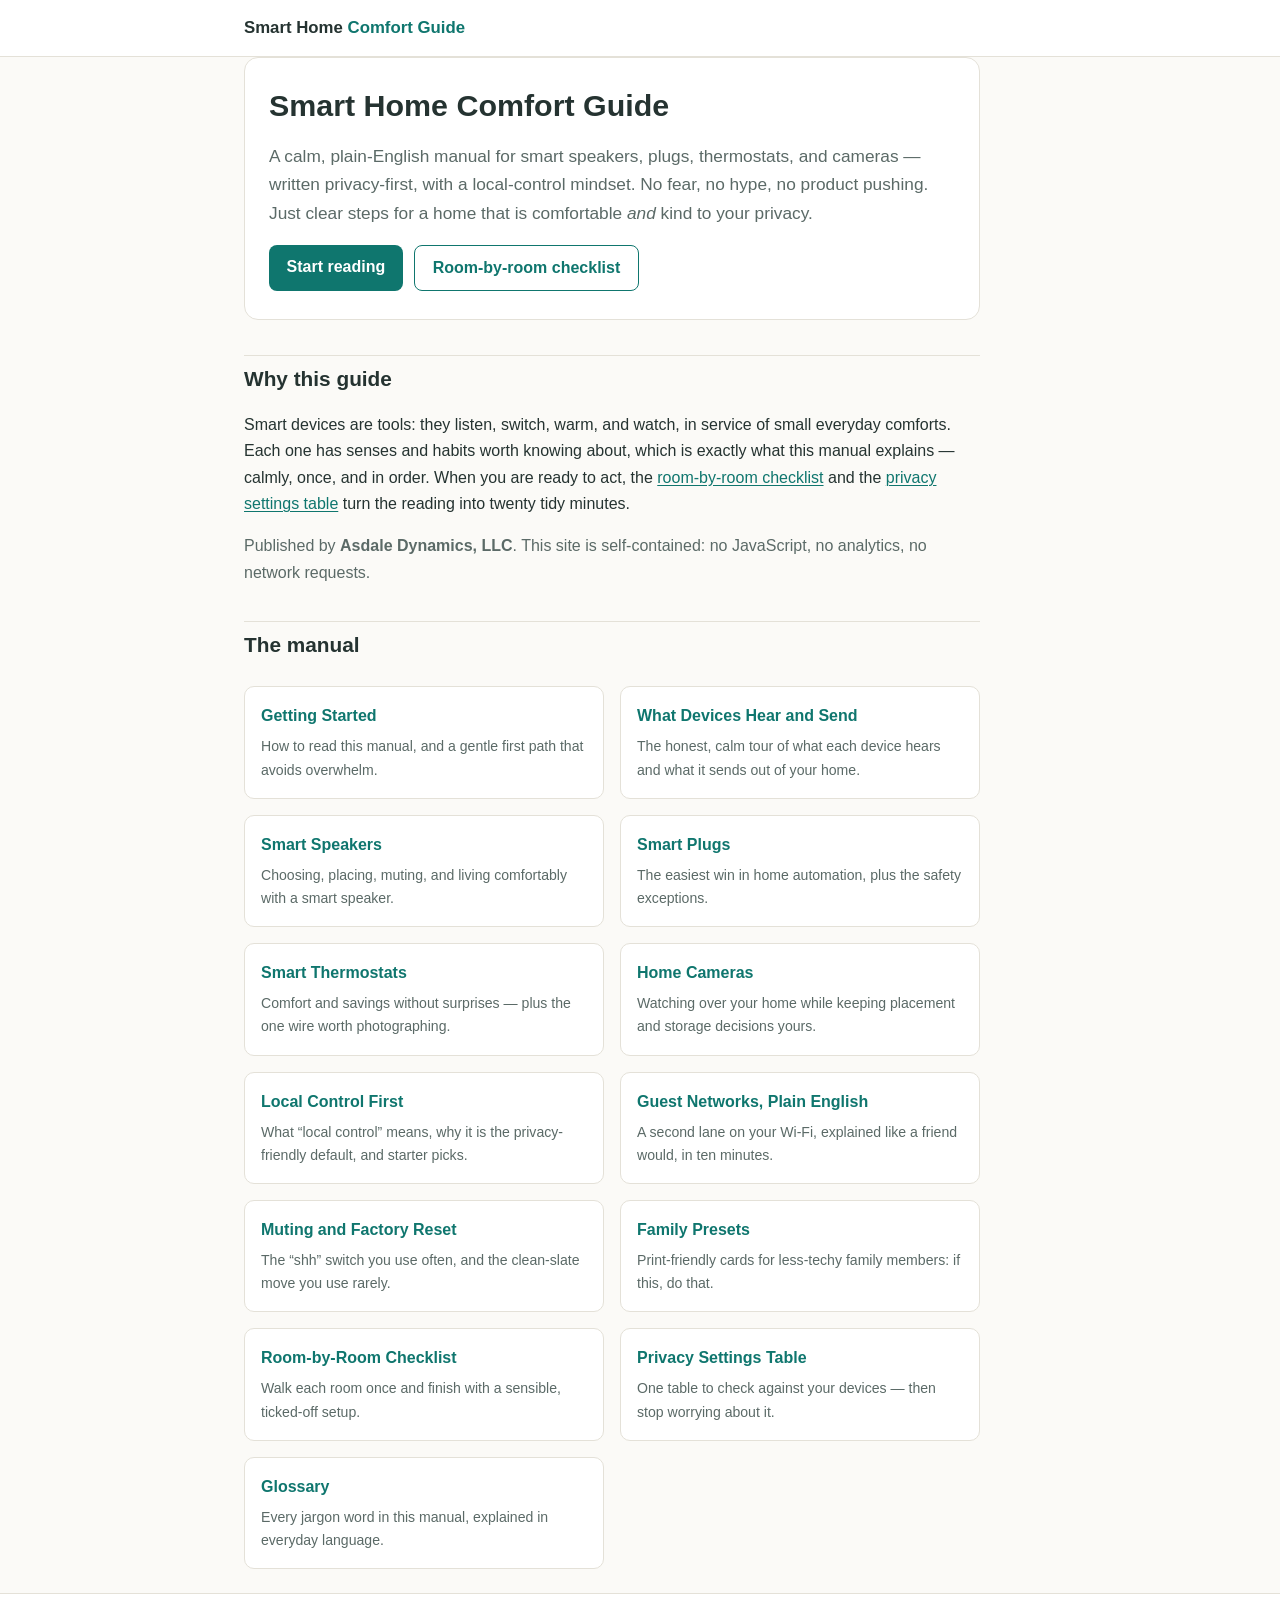
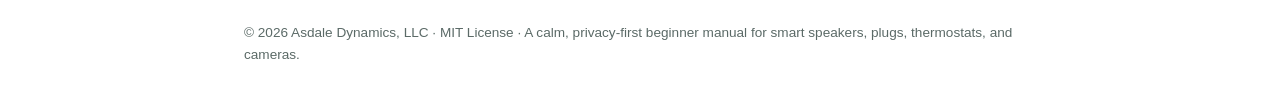
<file: site/index.html>
<!DOCTYPE html>
<html lang="en">
<head>
<meta charset="utf-8">
<meta name="viewport" content="width=device-width, initial-scale=1">
<meta name="description" content="A calm, privacy-first beginner manual for smart speakers, plugs, thermostats, and cameras.">
<title>Smart Home Comfort Guide</title>
<link rel="stylesheet" href="style.css">
</head>
<body>
<header class="site"><div class="wrap">
<a class="site-title" href="index.html">Smart Home <span>Comfort Guide</span></a>
<span class="site-tagline">privacy-first, in plain English</span>
</div></header>
<main class="wrap">
<article>
<section class="hero">
<h1>Smart Home Comfort Guide</h1>
<p class="lede">A calm, plain-English manual for smart speakers, plugs, thermostats, and
cameras — written privacy-first, with a local-control mindset. No fear, no hype,
no product pushing. Just clear steps for a home that is comfortable
<em>and</em> kind to your privacy.</p>
<div class="btns">
<a class="btn" href="01-getting-started.html">Start reading</a>
<a class="btn ghost" href="11-room-by-room-checklist.html">Room-by-room checklist</a>
</div>
</section>

<section>
<h2>Why this guide</h2>
<p>Smart devices are tools: they listen, switch, warm, and watch, in service of
small everyday comforts. Each one has senses and habits worth knowing about,
which is exactly what this manual explains — calmly, once, and in order. When
you are ready to act, the <a href="11-room-by-room-checklist.html">room-by-room
checklist</a> and the <a href="12-privacy-settings-table.html">privacy settings
table</a> turn the reading into twenty tidy minutes.</p>
<p class="credit">Published by <strong>Asdale Dynamics, LLC</strong>. This site is
self-contained: no JavaScript, no analytics, no network requests.</p>
</section>

<section>
<h2>The manual</h2>
<div class="cards">
<a class="card" href="01-getting-started.html"><b>Getting Started</b><p>How to read this manual, and a gentle first path that avoids overwhelm.</p></a>
<a class="card" href="02-what-devices-hear-and-send.html"><b>What Devices Hear and Send</b><p>The honest, calm tour of what each device hears and what it sends out of your home.</p></a>
<a class="card" href="03-smart-speakers.html"><b>Smart Speakers</b><p>Choosing, placing, muting, and living comfortably with a smart speaker.</p></a>
<a class="card" href="04-smart-plugs.html"><b>Smart Plugs</b><p>The easiest win in home automation, plus the safety exceptions.</p></a>
<a class="card" href="05-smart-thermostats.html"><b>Smart Thermostats</b><p>Comfort and savings without surprises — plus the one wire worth photographing.</p></a>
<a class="card" href="06-home-cameras.html"><b>Home Cameras</b><p>Watching over your home while keeping placement and storage decisions yours.</p></a>
<a class="card" href="07-local-control-first.html"><b>Local Control First</b><p>What “local control” means, why it is the privacy-friendly default, and starter picks.</p></a>
<a class="card" href="08-guest-networks.html"><b>Guest Networks, Plain English</b><p>A second lane on your Wi-Fi, explained like a friend would, in ten minutes.</p></a>
<a class="card" href="09-muting-and-factory-reset.html"><b>Muting and Factory Reset</b><p>The “shh” switch you use often, and the clean-slate move you use rarely.</p></a>
<a class="card" href="10-family-presets.html"><b>Family Presets</b><p>Print-friendly cards for less-techy family members: if this, do that.</p></a>
<a class="card" href="11-room-by-room-checklist.html"><b>Room-by-Room Checklist</b><p>Walk each room once and finish with a sensible, ticked-off setup.</p></a>
<a class="card" href="12-privacy-settings-table.html"><b>Privacy Settings Table</b><p>One table to check against your devices — then stop worrying about it.</p></a>
<a class="card" href="13-glossary.html"><b>Glossary</b><p>Every jargon word in this manual, explained in everyday language.</p></a>
</div>
</section>
</article>
</main>
<footer class="site"><div class="wrap">
<p>© 2026 Asdale Dynamics, LLC · MIT License · A calm, privacy-first beginner manual for smart speakers, plugs, thermostats, and cameras.</p>
</div></footer>
</body>
</html>
</file>
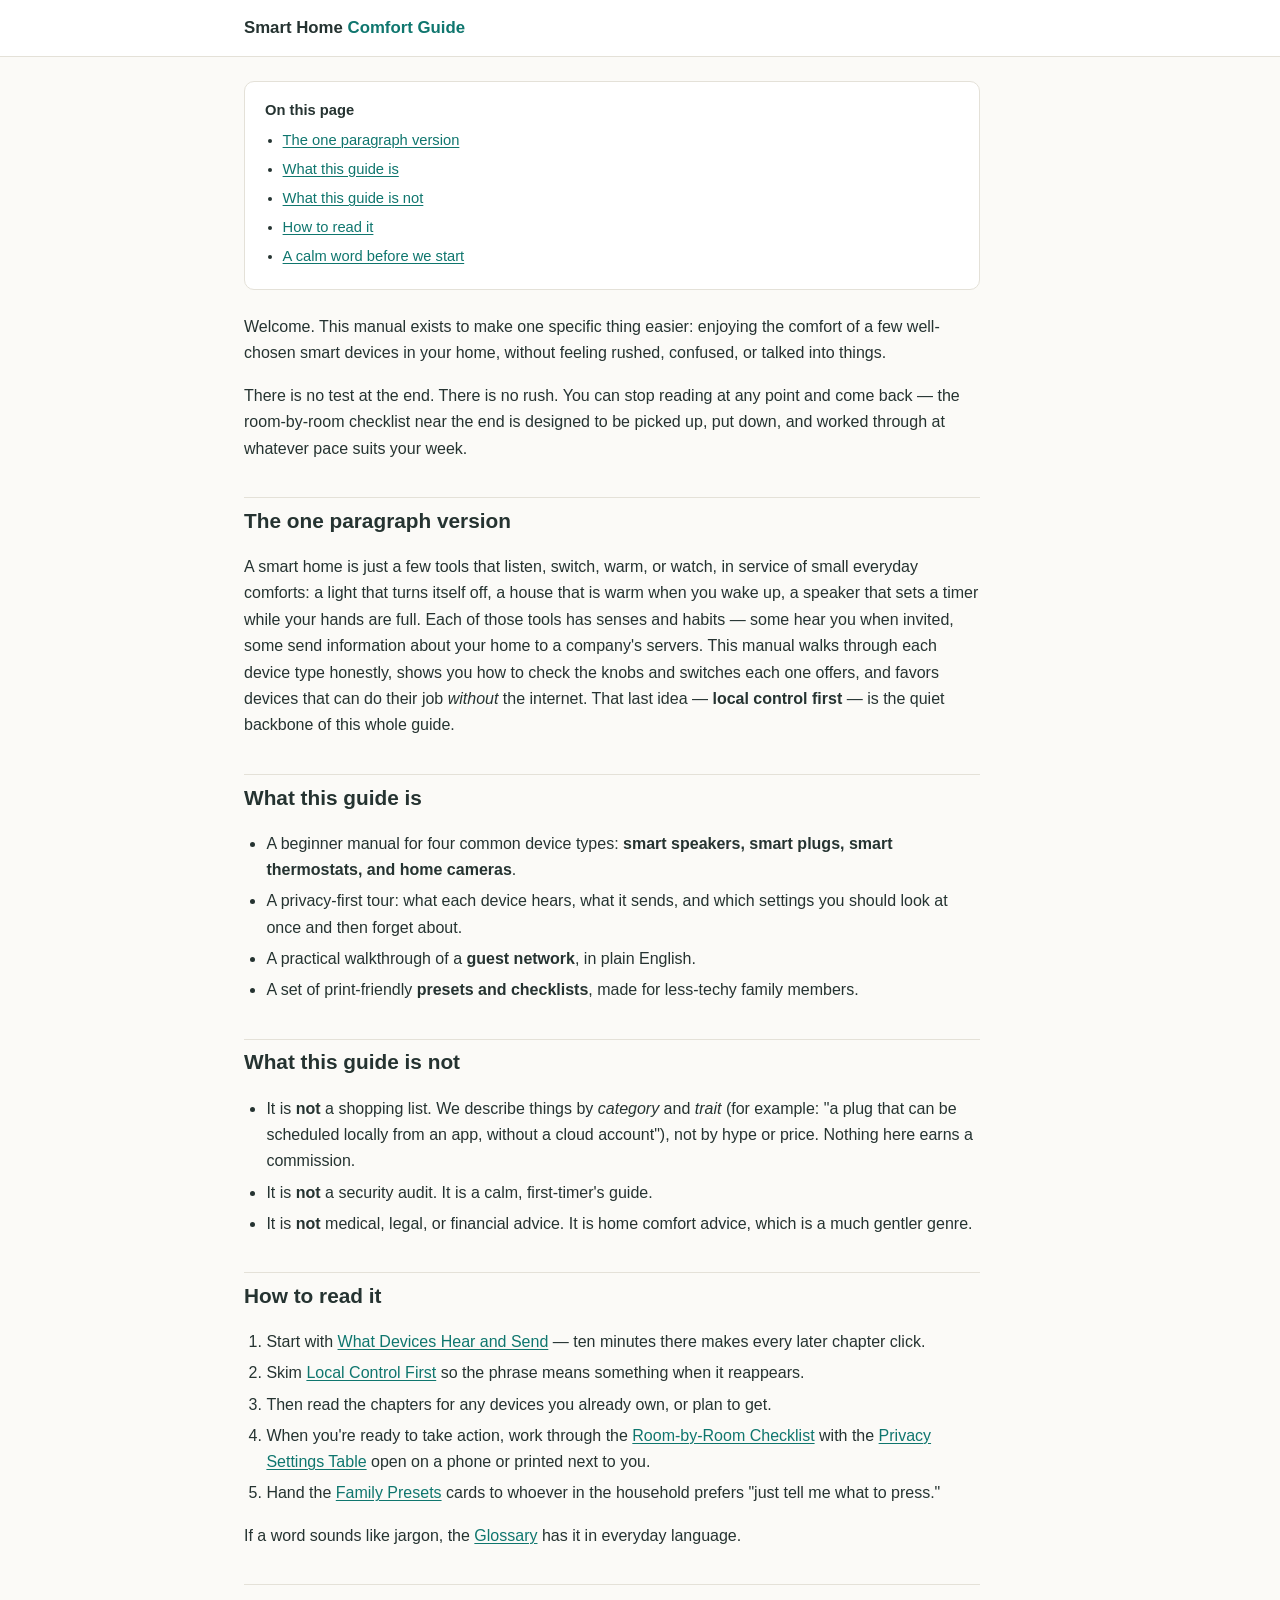
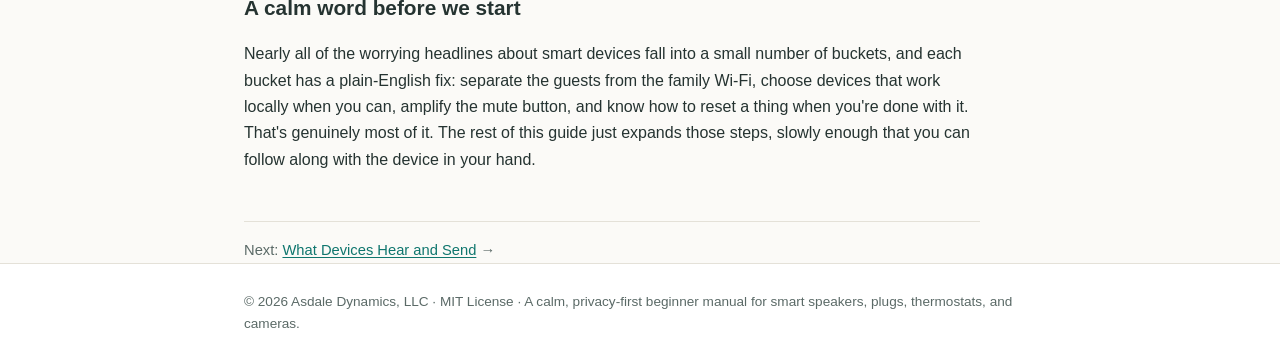
<file: site/01-getting-started.html>
<!DOCTYPE html>
<html lang="en">
<head>
<meta charset="utf-8">
<meta name="viewport" content="width=device-width, initial-scale=1">
<meta name="description" content="Welcome. This manual exists to make one specific thing easier: enjoying the comfort of a few well-chosen smart devices in your home, without feeling rushed, con">
<title>Getting Started — Smart Home Comfort Guide</title>
<link rel="stylesheet" href="style.css">
</head>
<body>
<header class="site"><div class="wrap">
<a class="site-title" href="index.html">Smart Home <span>Comfort Guide</span></a>
<span class="site-tagline">privacy-first, in plain English</span>
</div></header>
<main class="wrap">
<article>
<nav class="toc"><strong>On this page</strong><ul><li><a href="#the-one-paragraph-version">The one paragraph version</a></li><li><a href="#what-this-guide-is">What this guide is</a></li><li><a href="#what-this-guide-is-not">What this guide is not</a></li><li><a href="#how-to-read-it">How to read it</a></li><li><a href="#a-calm-word-before-we-start">A calm word before we start</a></li></ul></nav><p>Welcome. This manual exists to make one specific thing easier: enjoying the comfort of a few well-chosen smart devices in your home, without feeling rushed, confused, or talked into things.</p>
<p>There is no test at the end. There is no rush. You can stop reading at any point and come back — the room-by-room checklist near the end is designed to be picked up, put down, and worked through at whatever pace suits your week.</p>
<h2 id="the-one-paragraph-version">The one paragraph version</h2>
<p>A smart home is just a few tools that listen, switch, warm, or watch, in service of small everyday comforts: a light that turns itself off, a house that is warm when you wake up, a speaker that sets a timer while your hands are full. Each of those tools has senses and habits — some hear you when invited, some send information about your home to a company's servers. This manual walks through each device type honestly, shows you how to check the knobs and switches each one offers, and favors devices that can do their job <em>without</em> the internet. That last idea — <strong>local control first</strong> — is the quiet backbone of this whole guide.</p>
<h2 id="what-this-guide-is">What this guide is</h2>
<ul><li>A beginner manual for four common device types: <strong>smart speakers, smart plugs, smart thermostats, and home cameras</strong>.</li><li>A privacy-first tour: what each device hears, what it sends, and which settings you should look at once and then forget about.</li><li>A practical walkthrough of a <strong>guest network</strong>, in plain English.</li><li>A set of print-friendly <strong>presets and checklists</strong>, made for less-techy family members.</li></ul>
<h2 id="what-this-guide-is-not">What this guide is not</h2>
<ul><li>It is <strong>not</strong> a shopping list. We describe things by <em>category</em> and <em>trait</em> (for example: "a plug that can be scheduled locally from an app, without a cloud account"), not by hype or price. Nothing here earns a commission.</li><li>It is <strong>not</strong> a security audit. It is a calm, first-timer's guide.</li><li>It is <strong>not</strong> medical, legal, or financial advice. It is home comfort advice, which is a much gentler genre.</li></ul>
<h2 id="how-to-read-it">How to read it</h2>
<ol><li>Start with <a href="02-what-devices-hear-and-send.html">What Devices Hear and Send</a> — ten minutes there makes every later chapter click.</li><li>Skim <a href="07-local-control-first.html">Local Control First</a> so the phrase means something when it reappears.</li><li>Then read the chapters for any devices you already own, or plan to get.</li><li>When you're ready to take action, work through the <a href="11-room-by-room-checklist.html">Room-by-Room Checklist</a> with the <a href="12-privacy-settings-table.html">Privacy Settings Table</a> open on a phone or printed next to you.</li><li>Hand the <a href="10-family-presets.html">Family Presets</a> cards to whoever in the household prefers "just tell me what to press."</li></ol>
<p>If a word sounds like jargon, the <a href="13-glossary.html">Glossary</a> has it in everyday language.</p>
<h2 id="a-calm-word-before-we-start">A calm word before we start</h2>
<p>Nearly all of the worrying headlines about smart devices fall into a small number of buckets, and each bucket has a plain-English fix: separate the guests from the family Wi-Fi, choose devices that work locally when you can, amplify the mute button, and know how to reset a thing when you're done with it. That's genuinely most of it. The rest of this guide just expands those steps, slowly enough that you can follow along with the device in your hand.</p><nav class="pager"><span>Next: <a href="02-what-devices-hear-and-send.html">What Devices Hear and Send</a> →</span></nav>
</article>
</main>
<footer class="site"><div class="wrap">
<p>© 2026 Asdale Dynamics, LLC · MIT License · A calm, privacy-first beginner manual for smart speakers, plugs, thermostats, and cameras.</p>
</div></footer>
</body>
</html>
</file>
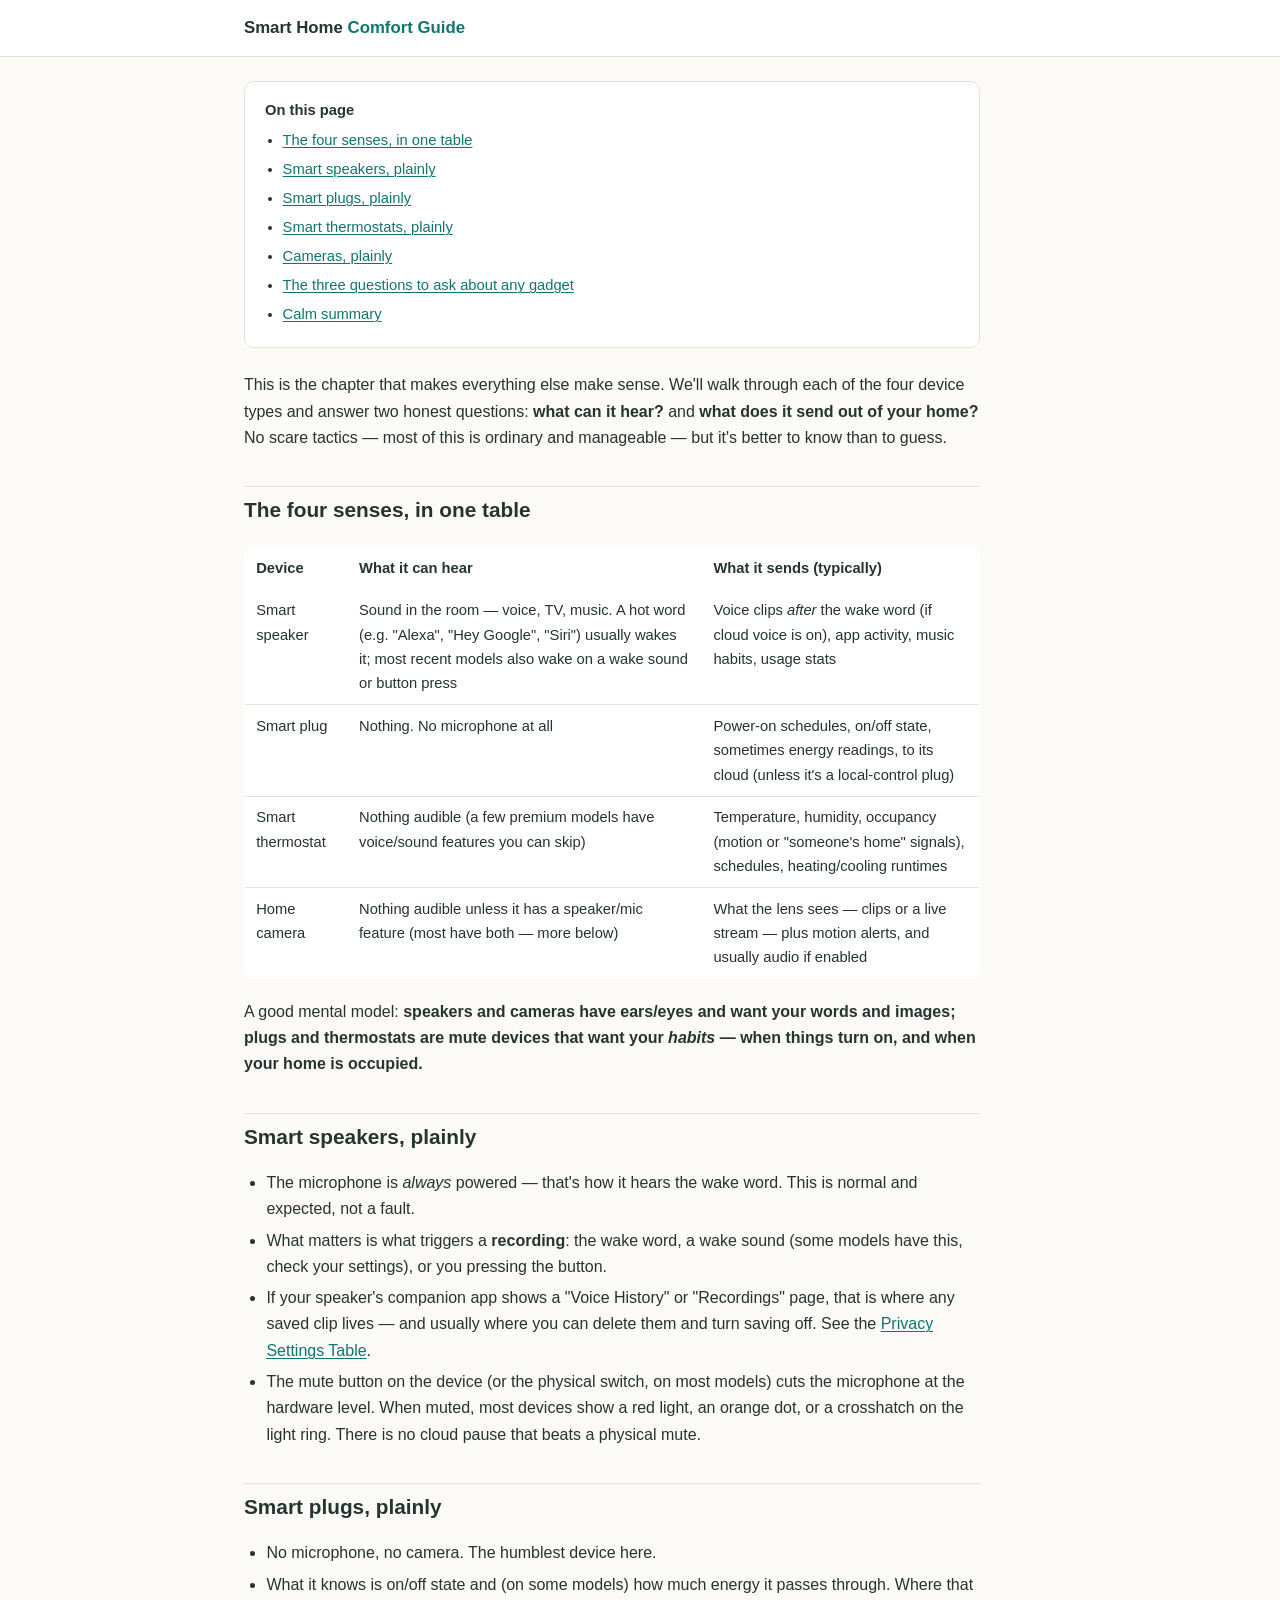
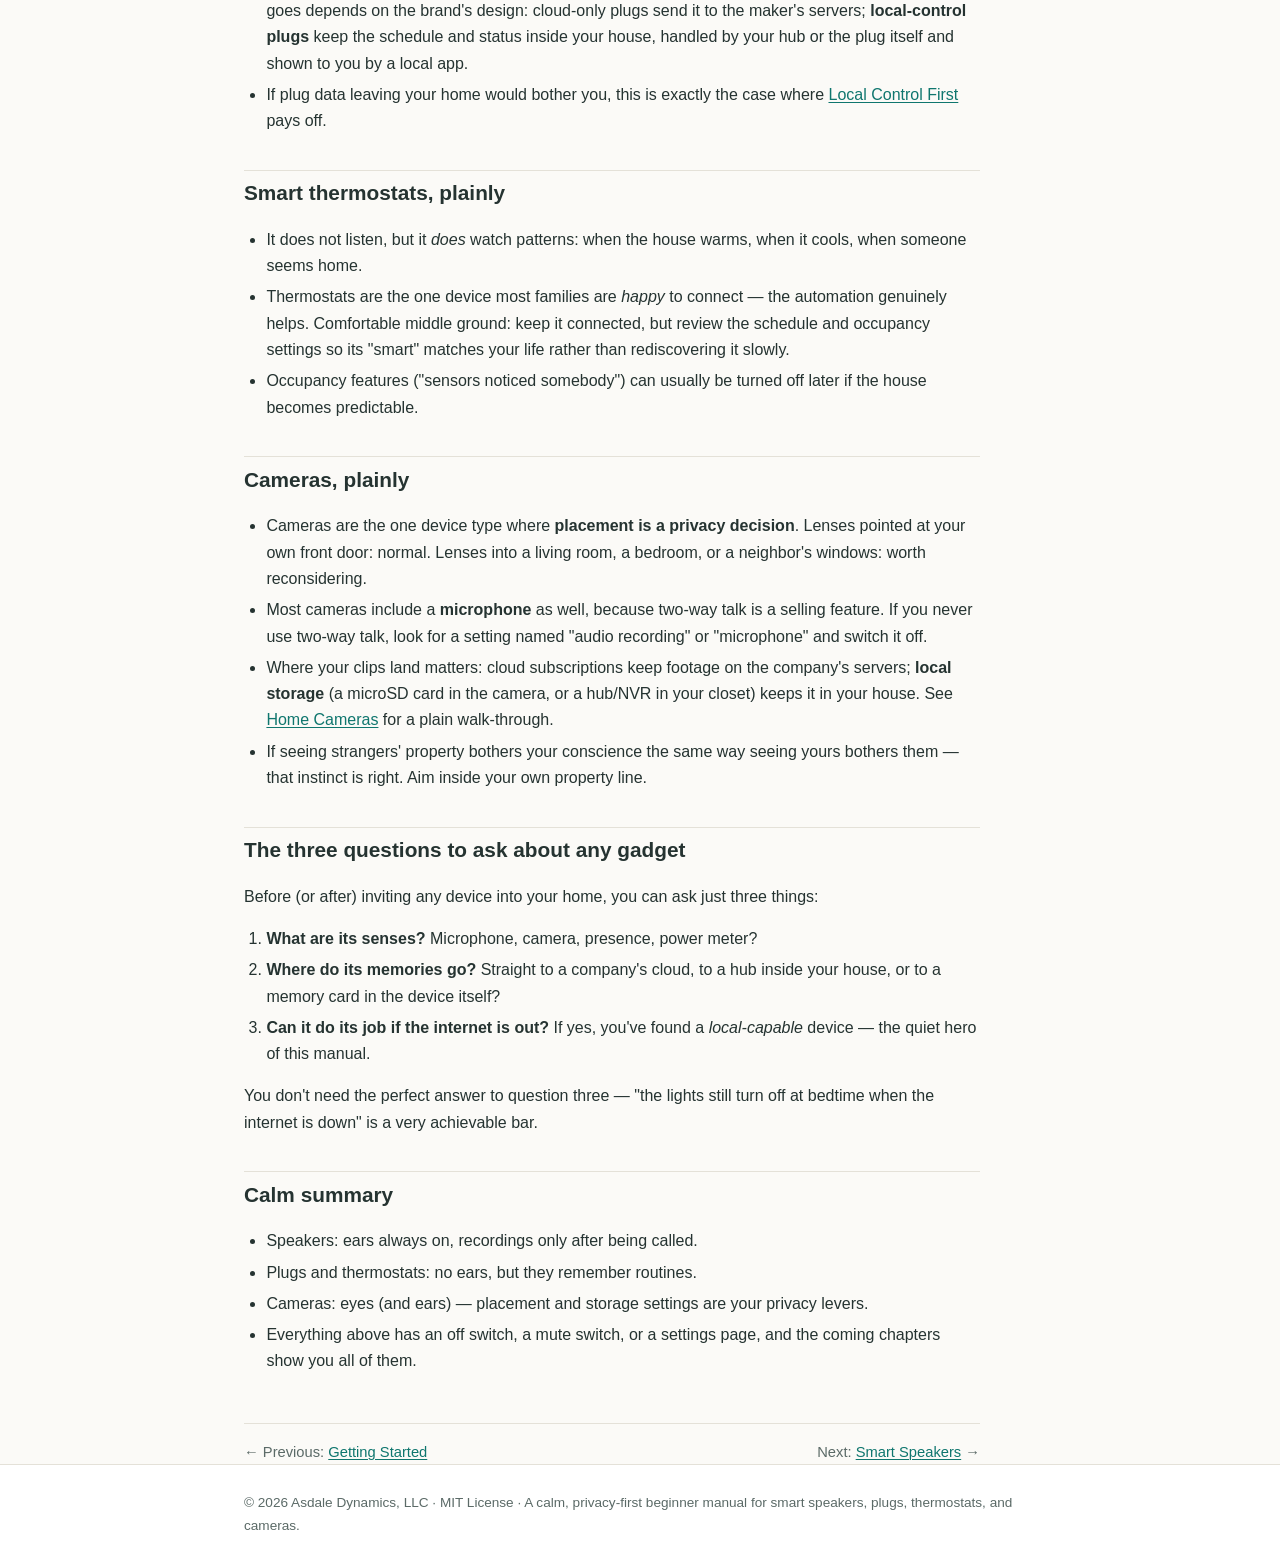
<file: site/02-what-devices-hear-and-send.html>
<!DOCTYPE html>
<html lang="en">
<head>
<meta charset="utf-8">
<meta name="viewport" content="width=device-width, initial-scale=1">
<meta name="description" content="This is the chapter that makes everything else make sense. We&#x27;ll walk through each of the four device types and answer two honest questions: what can it hear? a">
<title>What Devices Hear and Send — Smart Home Comfort Guide</title>
<link rel="stylesheet" href="style.css">
</head>
<body>
<header class="site"><div class="wrap">
<a class="site-title" href="index.html">Smart Home <span>Comfort Guide</span></a>
<span class="site-tagline">privacy-first, in plain English</span>
</div></header>
<main class="wrap">
<article>
<nav class="toc"><strong>On this page</strong><ul><li><a href="#the-four-senses-in-one-table">The four senses, in one table</a></li><li><a href="#smart-speakers-plainly">Smart speakers, plainly</a></li><li><a href="#smart-plugs-plainly">Smart plugs, plainly</a></li><li><a href="#smart-thermostats-plainly">Smart thermostats, plainly</a></li><li><a href="#cameras-plainly">Cameras, plainly</a></li><li><a href="#the-three-questions-to-ask-about-any-gadget">The three questions to ask about any gadget</a></li><li><a href="#calm-summary">Calm summary</a></li></ul></nav><p>This is the chapter that makes everything else make sense. We'll walk through each of the four device types and answer two honest questions: <strong>what can it hear?</strong> and <strong>what does it send out of your home?</strong> No scare tactics — most of this is ordinary and manageable — but it's better to know than to guess.</p>
<h2 id="the-four-senses-in-one-table">The four senses, in one table</h2>
<table><thead><tr><th>Device</th><th>What it can hear</th><th>What it sends (typically)</th></tr></thead><tbody><tr><td>Smart speaker</td><td>Sound in the room — voice, TV, music. A hot word (e.g. "Alexa", "Hey Google", "Siri") usually wakes it; most recent models also wake on a wake sound or button press</td><td>Voice clips <em>after</em> the wake word (if cloud voice is on), app activity, music habits, usage stats</td></tr><tr><td>Smart plug</td><td>Nothing. No microphone at all</td><td>Power-on schedules, on/off state, sometimes energy readings, to its cloud (unless it's a local-control plug)</td></tr><tr><td>Smart thermostat</td><td>Nothing audible (a few premium models have voice/sound features you can skip)</td><td>Temperature, humidity, occupancy (motion or "someone's home" signals), schedules, heating/cooling runtimes</td></tr><tr><td>Home camera</td><td>Nothing audible unless it has a speaker/mic feature (most have both — more below)</td><td>What the lens sees — clips or a live stream — plus motion alerts, and usually audio if enabled</td></tr></tbody></table>
<p>A good mental model: <strong>speakers and cameras have ears/eyes and want your words and images; plugs and thermostats are mute devices that want your <em>habits</em> — when things turn on, and when your home is occupied.</strong></p>
<h2 id="smart-speakers-plainly">Smart speakers, plainly</h2>
<ul><li>The microphone is <em>always</em> powered — that's how it hears the wake word. This is normal and expected, not a fault.</li><li>What matters is what triggers a <strong>recording</strong>: the wake word, a wake sound (some models have this, check your settings), or you pressing the button.</li><li>If your speaker's companion app shows a "Voice History" or "Recordings" page, that is where any saved clip lives — and usually where you can delete them and turn saving off. See the <a href="12-privacy-settings-table.html">Privacy Settings Table</a>.</li><li>The mute button on the device (or the physical switch, on most models) cuts the microphone at the hardware level. When muted, most devices show a red light, an orange dot, or a crosshatch on the light ring. There is no cloud pause that beats a physical mute.</li></ul>
<h2 id="smart-plugs-plainly">Smart plugs, plainly</h2>
<ul><li>No microphone, no camera. The humblest device here.</li><li>What it knows is on/off state and (on some models) how much energy it passes through. Where that goes depends on the brand's design: cloud-only plugs send it to the maker's servers; <strong>local-control plugs</strong> keep the schedule and status inside your house, handled by your hub or the plug itself and shown to you by a local app.</li><li>If plug data leaving your home would bother you, this is exactly the case where <a href="07-local-control-first.html">Local Control First</a> pays off.</li></ul>
<h2 id="smart-thermostats-plainly">Smart thermostats, plainly</h2>
<ul><li>It does not listen, but it <em>does</em> watch patterns: when the house warms, when it cools, when someone seems home.</li><li>Thermostats are the one device most families are <em>happy</em> to connect — the automation genuinely helps. Comfortable middle ground: keep it connected, but review the schedule and occupancy settings so its "smart" matches your life rather than rediscovering it slowly.</li><li>Occupancy features ("sensors noticed somebody") can usually be turned off later if the house becomes predictable.</li></ul>
<h2 id="cameras-plainly">Cameras, plainly</h2>
<ul><li>Cameras are the one device type where <strong>placement is a privacy decision</strong>. Lenses pointed at your own front door: normal. Lenses into a living room, a bedroom, or a neighbor's windows: worth reconsidering.</li><li>Most cameras include a <strong>microphone</strong> as well, because two-way talk is a selling feature. If you never use two-way talk, look for a setting named "audio recording" or "microphone" and switch it off.</li><li>Where your clips land matters: cloud subscriptions keep footage on the company's servers; <strong>local storage</strong> (a microSD card in the camera, or a hub/NVR in your closet) keeps it in your house. See <a href="06-home-cameras.html">Home Cameras</a> for a plain walk-through.</li><li>If seeing strangers' property bothers your conscience the same way seeing yours bothers them — that instinct is right. Aim inside your own property line.</li></ul>
<h2 id="the-three-questions-to-ask-about-any-gadget">The three questions to ask about any gadget</h2>
<p>Before (or after) inviting any device into your home, you can ask just three things:</p>
<ol><li><strong>What are its senses?</strong> Microphone, camera, presence, power meter?</li><li><strong>Where do its memories go?</strong> Straight to a company's cloud, to a hub inside your house, or to a memory card in the device itself?</li><li><strong>Can it do its job if the internet is out?</strong> If yes, you've found a <em>local-capable</em> device — the quiet hero of this manual.</li></ol>
<p>You don't need the perfect answer to question three — "the lights still turn off at bedtime when the internet is down" is a very achievable bar.</p>
<h2 id="calm-summary">Calm summary</h2>
<ul><li>Speakers: ears always on, recordings only after being called.</li><li>Plugs and thermostats: no ears, but they remember routines.</li><li>Cameras: eyes (and ears) — placement and storage settings are your privacy levers.</li><li>Everything above has an off switch, a mute switch, or a settings page, and the coming chapters show you all of them.</li></ul><nav class="pager"><span>← Previous: <a href="01-getting-started.html">Getting Started</a></span><span>Next: <a href="03-smart-speakers.html">Smart Speakers</a> →</span></nav>
</article>
</main>
<footer class="site"><div class="wrap">
<p>© 2026 Asdale Dynamics, LLC · MIT License · A calm, privacy-first beginner manual for smart speakers, plugs, thermostats, and cameras.</p>
</div></footer>
</body>
</html>
</file>
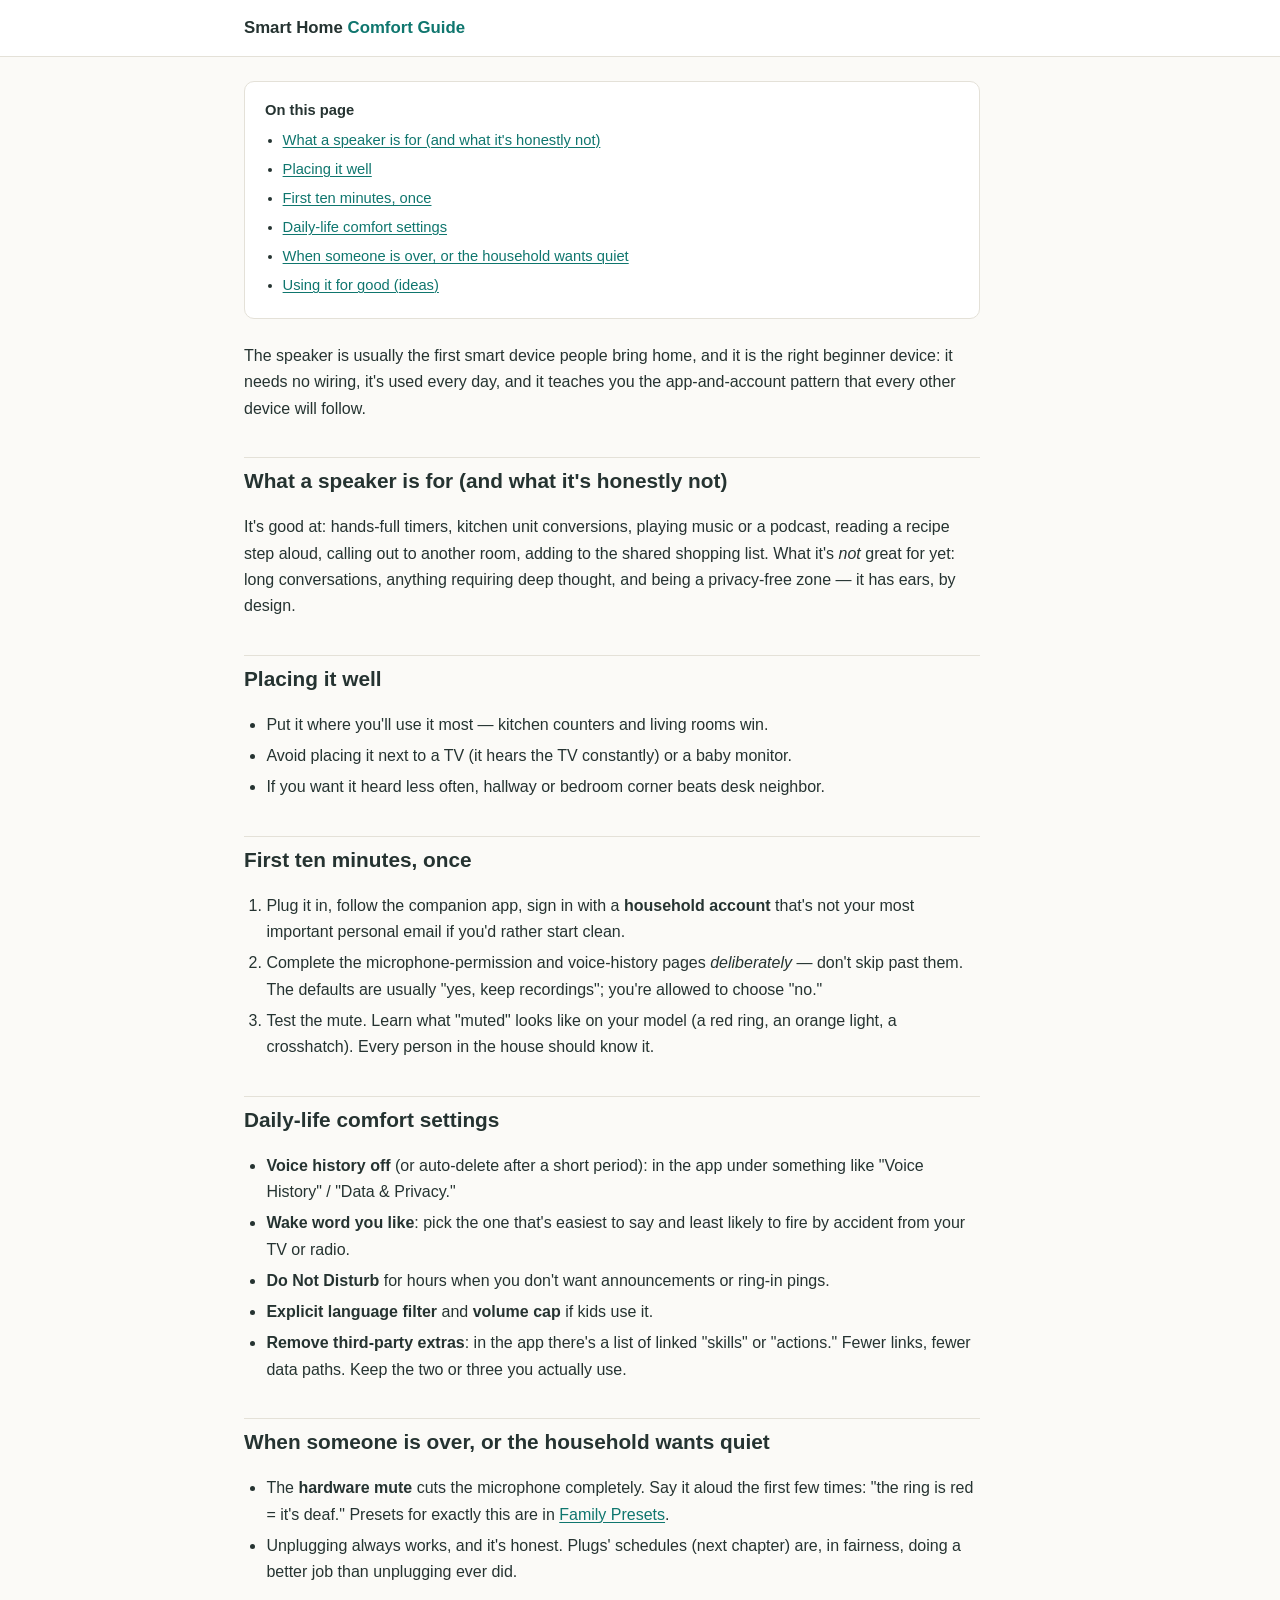
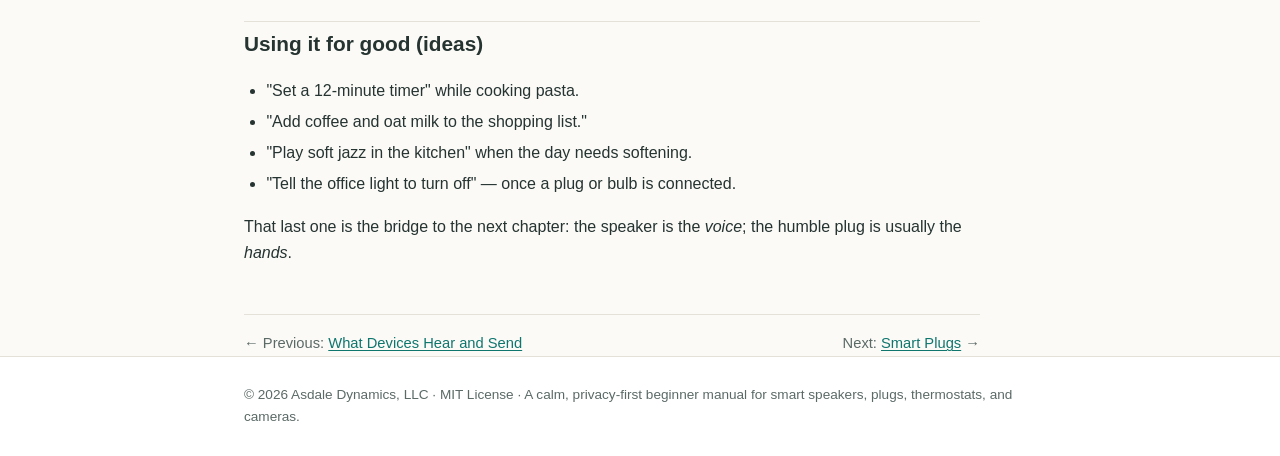
<file: site/03-smart-speakers.html>
<!DOCTYPE html>
<html lang="en">
<head>
<meta charset="utf-8">
<meta name="viewport" content="width=device-width, initial-scale=1">
<meta name="description" content="The speaker is usually the first smart device people bring home, and it is the right beginner device: it needs no wiring, it&#x27;s used every day, and it teaches yo">
<title>Smart Speakers — Smart Home Comfort Guide</title>
<link rel="stylesheet" href="style.css">
</head>
<body>
<header class="site"><div class="wrap">
<a class="site-title" href="index.html">Smart Home <span>Comfort Guide</span></a>
<span class="site-tagline">privacy-first, in plain English</span>
</div></header>
<main class="wrap">
<article>
<nav class="toc"><strong>On this page</strong><ul><li><a href="#what-a-speaker-is-for-and-what-its-honestly-not">What a speaker is for (and what it&#x27;s honestly not)</a></li><li><a href="#placing-it-well">Placing it well</a></li><li><a href="#first-ten-minutes-once">First ten minutes, once</a></li><li><a href="#daily-life-comfort-settings">Daily-life comfort settings</a></li><li><a href="#when-someone-is-over-or-the-household-wants-quiet">When someone is over, or the household wants quiet</a></li><li><a href="#using-it-for-good-ideas">Using it for good (ideas)</a></li></ul></nav><p>The speaker is usually the first smart device people bring home, and it is the right beginner device: it needs no wiring, it's used every day, and it teaches you the app-and-account pattern that every other device will follow.</p>
<h2 id="what-a-speaker-is-for-and-what-its-honestly-not">What a speaker is for (and what it's honestly not)</h2>
<p>It's good at: hands-full timers, kitchen unit conversions, playing music or a podcast, reading a recipe step aloud, calling out to another room, adding to the shared shopping list. What it's <em>not</em> great for yet: long conversations, anything requiring deep thought, and being a privacy-free zone — it has ears, by design.</p>
<h2 id="placing-it-well">Placing it well</h2>
<ul><li>Put it where you'll use it most — kitchen counters and living rooms win.</li><li>Avoid placing it next to a TV (it hears the TV constantly) or a baby monitor.</li><li>If you want it heard less often, hallway or bedroom corner beats desk neighbor.</li></ul>
<h2 id="first-ten-minutes-once">First ten minutes, once</h2>
<ol><li>Plug it in, follow the companion app, sign in with a <strong>household account</strong> that's not your most important personal email if you'd rather start clean.</li><li>Complete the microphone-permission and voice-history pages <em>deliberately</em> — don't skip past them. The defaults are usually "yes, keep recordings"; you're allowed to choose "no."</li><li>Test the mute. Learn what "muted" looks like on your model (a red ring, an orange light, a crosshatch). Every person in the house should know it.</li></ol>
<h2 id="daily-life-comfort-settings">Daily-life comfort settings</h2>
<ul><li><strong>Voice history off</strong> (or auto-delete after a short period): in the app under something like "Voice History" / "Data &amp; Privacy."</li><li><strong>Wake word you like</strong>: pick the one that's easiest to say and least likely to fire by accident from your TV or radio.</li><li><strong>Do Not Disturb</strong> for hours when you don't want announcements or ring-in pings.</li><li><strong>Explicit language filter</strong> and <strong>volume cap</strong> if kids use it.</li><li><strong>Remove third-party extras</strong>: in the app there's a list of linked "skills" or "actions." Fewer links, fewer data paths. Keep the two or three you actually use.</li></ul>
<h2 id="when-someone-is-over-or-the-household-wants-quiet">When someone is over, or the household wants quiet</h2>
<ul><li>The <strong>hardware mute</strong> cuts the microphone completely. Say it aloud the first few times: "the ring is red = it's deaf." Presets for exactly this are in <a href="10-family-presets.html">Family Presets</a>.</li><li>Unplugging always works, and it's honest. Plugs' schedules (next chapter) are, in fairness, doing a better job than unplugging ever did.</li></ul>
<h2 id="using-it-for-good-ideas">Using it for good (ideas)</h2>
<ul><li>"Set a 12-minute timer" while cooking pasta.</li><li>"Add coffee and oat milk to the shopping list."</li><li>"Play soft jazz in the kitchen" when the day needs softening.</li><li>"Tell the office light to turn off" — once a plug or bulb is connected.</li></ul>
<p>That last one is the bridge to the next chapter: the speaker is the <em>voice</em>; the humble plug is usually the <em>hands</em>.</p><nav class="pager"><span>← Previous: <a href="02-what-devices-hear-and-send.html">What Devices Hear and Send</a></span><span>Next: <a href="04-smart-plugs.html">Smart Plugs</a> →</span></nav>
</article>
</main>
<footer class="site"><div class="wrap">
<p>© 2026 Asdale Dynamics, LLC · MIT License · A calm, privacy-first beginner manual for smart speakers, plugs, thermostats, and cameras.</p>
</div></footer>
</body>
</html>
</file>
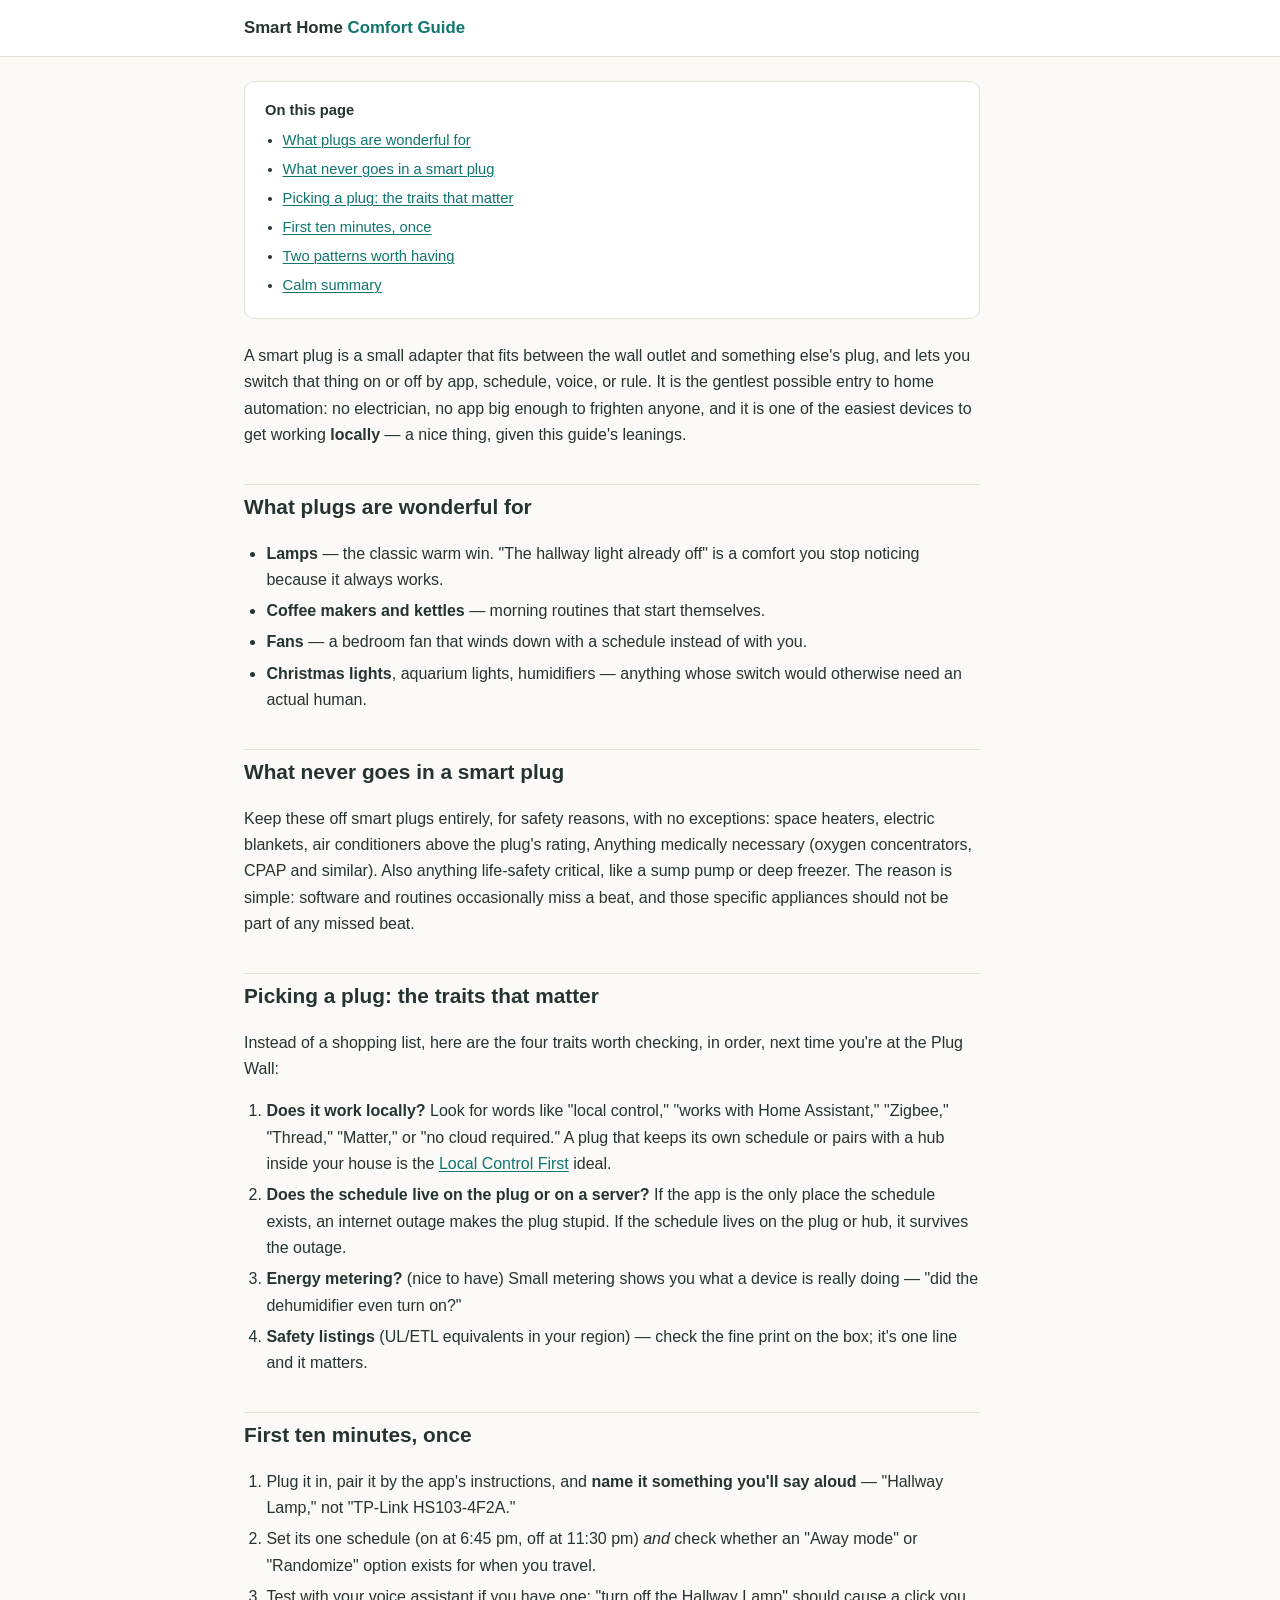
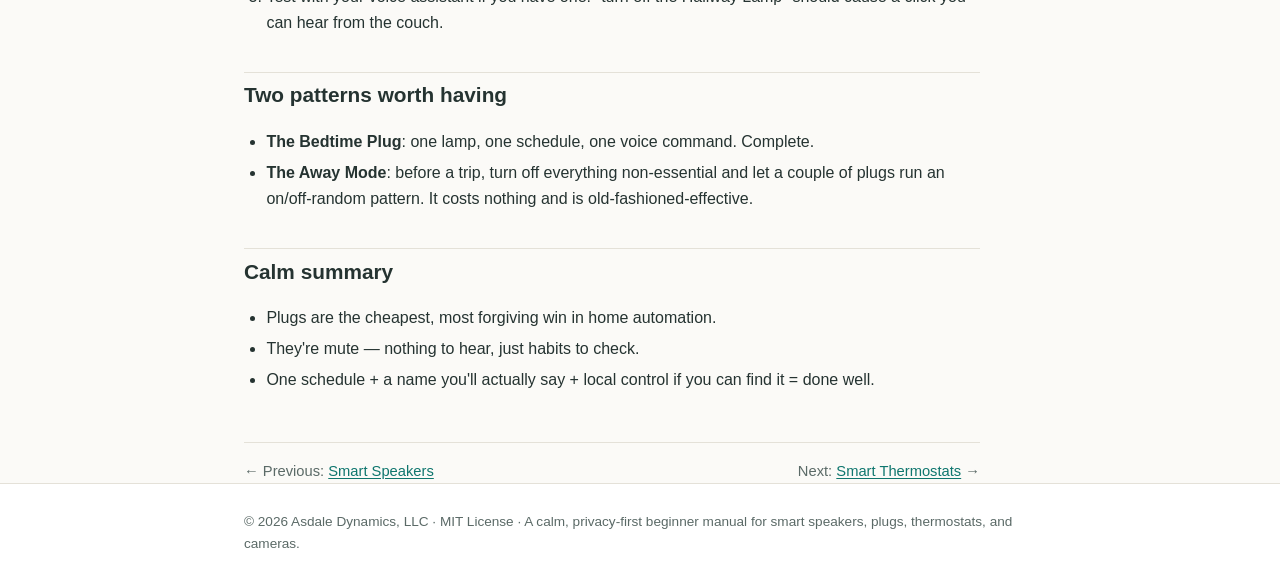
<file: site/04-smart-plugs.html>
<!DOCTYPE html>
<html lang="en">
<head>
<meta charset="utf-8">
<meta name="viewport" content="width=device-width, initial-scale=1">
<meta name="description" content="A smart plug is a small adapter that fits between the wall outlet and something else&#x27;s plug, and lets you switch that thing on or off by app, schedule, voice, o">
<title>Smart Plugs — Smart Home Comfort Guide</title>
<link rel="stylesheet" href="style.css">
</head>
<body>
<header class="site"><div class="wrap">
<a class="site-title" href="index.html">Smart Home <span>Comfort Guide</span></a>
<span class="site-tagline">privacy-first, in plain English</span>
</div></header>
<main class="wrap">
<article>
<nav class="toc"><strong>On this page</strong><ul><li><a href="#what-plugs-are-wonderful-for">What plugs are wonderful for</a></li><li><a href="#what-never-goes-in-a-smart-plug">What never goes in a smart plug</a></li><li><a href="#picking-a-plug-the-traits-that-matter">Picking a plug: the traits that matter</a></li><li><a href="#first-ten-minutes-once">First ten minutes, once</a></li><li><a href="#two-patterns-worth-having">Two patterns worth having</a></li><li><a href="#calm-summary">Calm summary</a></li></ul></nav><p>A smart plug is a small adapter that fits between the wall outlet and something else's plug, and lets you switch that thing on or off by app, schedule, voice, or rule. It is the gentlest possible entry to home automation: no electrician, no app big enough to frighten anyone, and it is one of the easiest devices to get working <strong>locally</strong> — a nice thing, given this guide's leanings.</p>
<h2 id="what-plugs-are-wonderful-for">What plugs are wonderful for</h2>
<ul><li><strong>Lamps</strong> — the classic warm win. "The hallway light already off" is a comfort you stop noticing because it always works.</li><li><strong>Coffee makers and kettles</strong> — morning routines that start themselves.</li><li><strong>Fans</strong> — a bedroom fan that winds down with a schedule instead of with you.</li><li><strong>Christmas lights</strong>, aquarium lights, humidifiers — anything whose switch would otherwise need an actual human.</li></ul>
<h2 id="what-never-goes-in-a-smart-plug">What never goes in a smart plug</h2>
<p>Keep these off smart plugs entirely, for safety reasons, with no exceptions: space heaters, electric blankets, air conditioners above the plug's rating, Anything medically necessary (oxygen concentrators, CPAP and similar). Also anything life-safety critical, like a sump pump or deep freezer. The reason is simple: software and routines occasionally miss a beat, and those specific appliances should not be part of any missed beat.</p>
<h2 id="picking-a-plug-the-traits-that-matter">Picking a plug: the traits that matter</h2>
<p>Instead of a shopping list, here are the four traits worth checking, in order, next time you're at the Plug Wall:</p>
<ol><li><strong>Does it work locally?</strong> Look for words like "local control," "works with Home Assistant," "Zigbee," "Thread," "Matter," or "no cloud required." A plug that keeps its own schedule or pairs with a hub inside your house is the <a href="07-local-control-first.html">Local Control First</a> ideal.</li><li><strong>Does the schedule live on the plug or on a server?</strong> If the app is the only place the schedule exists, an internet outage makes the plug stupid. If the schedule lives on the plug or hub, it survives the outage.</li><li><strong>Energy metering?</strong> (nice to have) Small metering shows you what a device is really doing — "did the dehumidifier even turn on?"</li><li><strong>Safety listings</strong> (UL/ETL equivalents in your region) — check the fine print on the box; it's one line and it matters.</li></ol>
<h2 id="first-ten-minutes-once">First ten minutes, once</h2>
<ol><li>Plug it in, pair it by the app's instructions, and <strong>name it something you'll say aloud</strong> — "Hallway Lamp," not "TP-Link HS103-4F2A."</li><li>Set its one schedule (on at 6:45 pm, off at 11:30 pm) <em>and</em> check whether an "Away mode" or "Randomize" option exists for when you travel.</li><li>Test with your voice assistant if you have one: "turn off the Hallway Lamp" should cause a click you can hear from the couch.</li></ol>
<h2 id="two-patterns-worth-having">Two patterns worth having</h2>
<ul><li><strong>The Bedtime Plug</strong>: one lamp, one schedule, one voice command. Complete.</li><li><strong>The Away Mode</strong>: before a trip, turn off everything non-essential and let a couple of plugs run an on/off-random pattern. It costs nothing and is old-fashioned-effective.</li></ul>
<h2 id="calm-summary">Calm summary</h2>
<ul><li>Plugs are the cheapest, most forgiving win in home automation.</li><li>They're mute — nothing to hear, just habits to check.</li><li>One schedule + a name you'll actually say + local control if you can find it = done well.</li></ul><nav class="pager"><span>← Previous: <a href="03-smart-speakers.html">Smart Speakers</a></span><span>Next: <a href="05-smart-thermostats.html">Smart Thermostats</a> →</span></nav>
</article>
</main>
<footer class="site"><div class="wrap">
<p>© 2026 Asdale Dynamics, LLC · MIT License · A calm, privacy-first beginner manual for smart speakers, plugs, thermostats, and cameras.</p>
</div></footer>
</body>
</html>
</file>
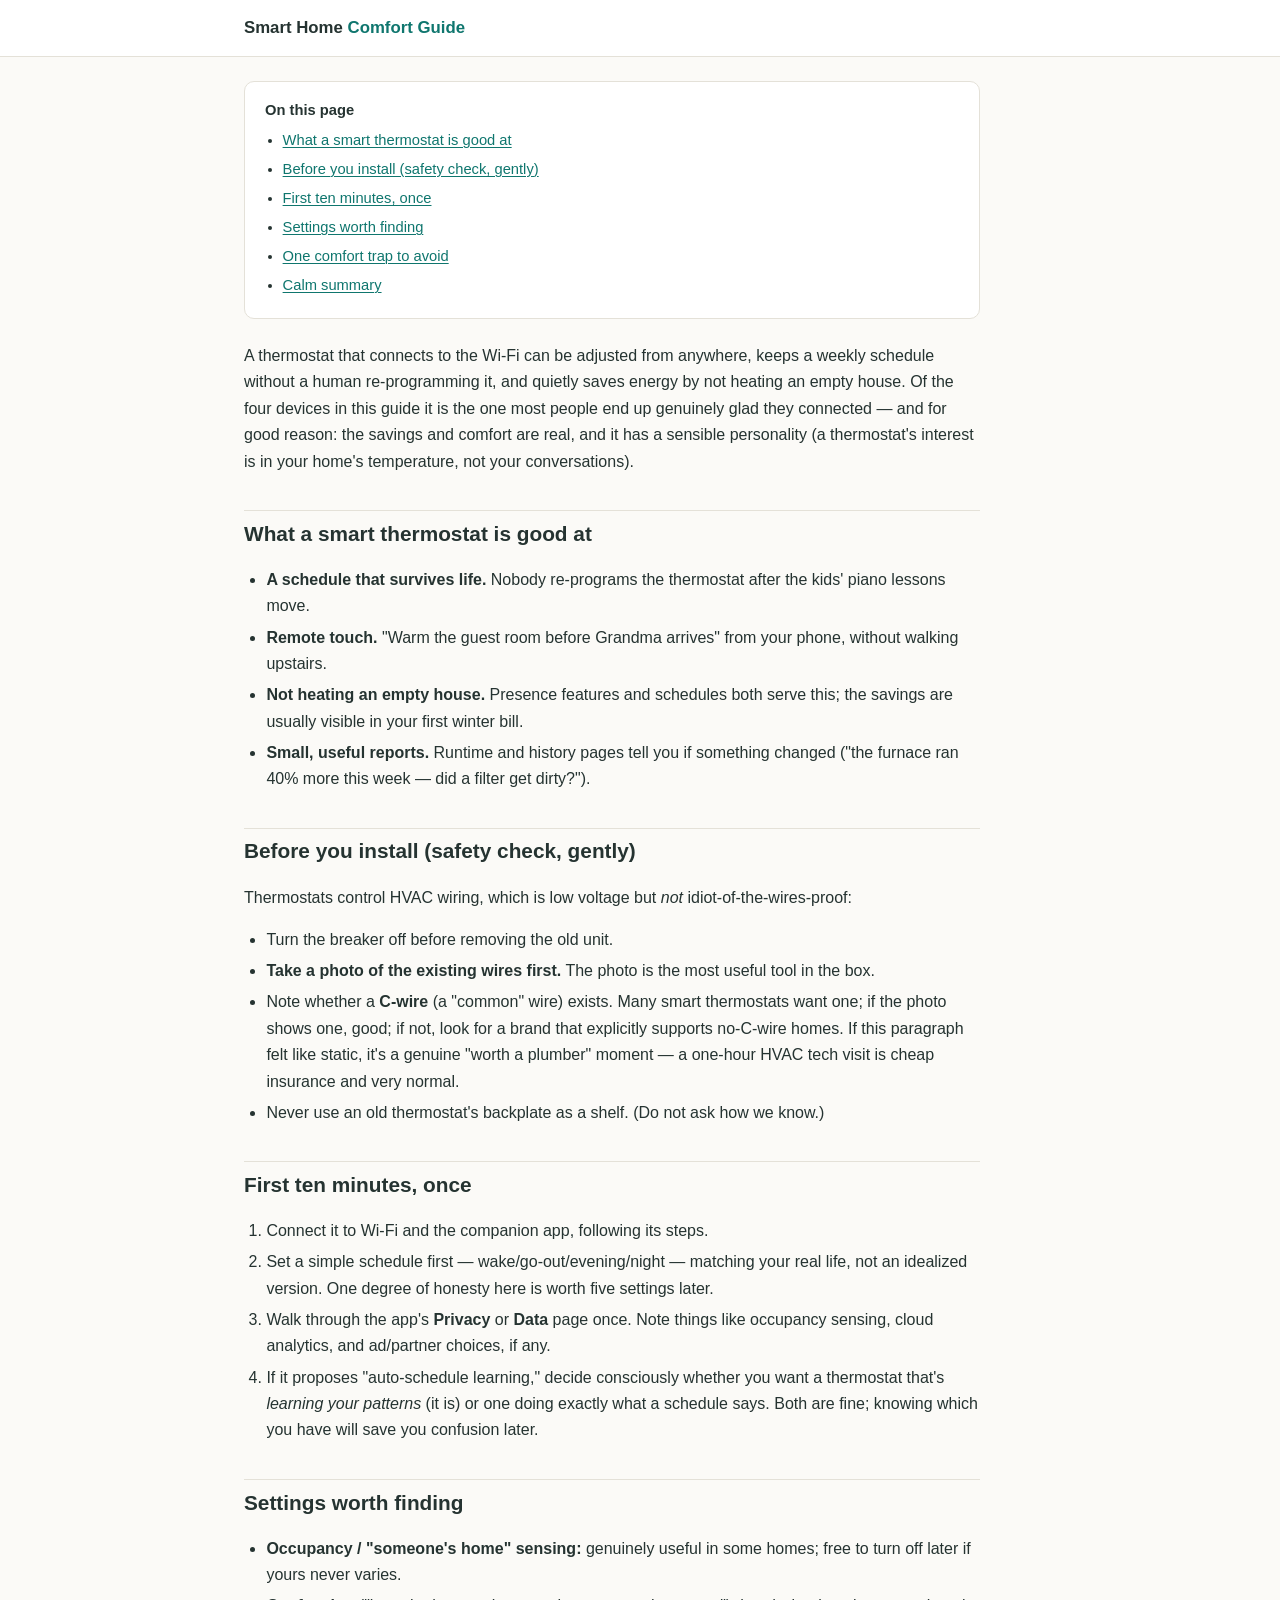
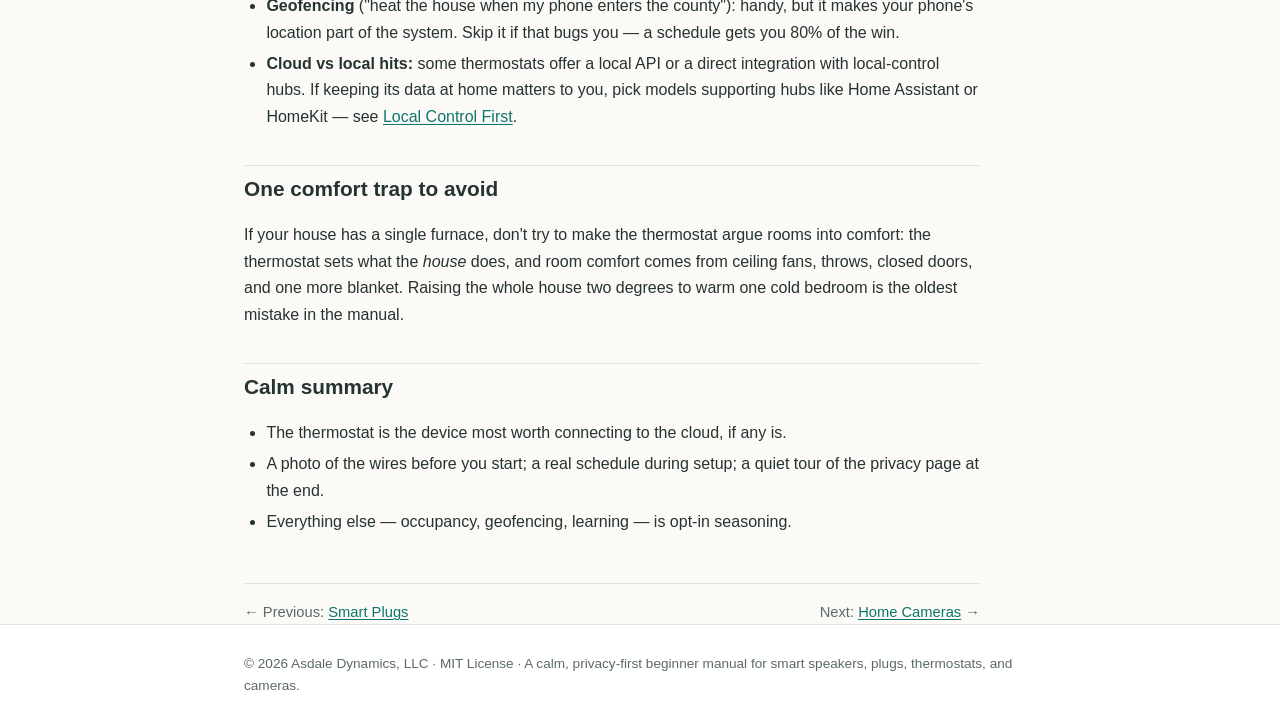
<file: site/05-smart-thermostats.html>
<!DOCTYPE html>
<html lang="en">
<head>
<meta charset="utf-8">
<meta name="viewport" content="width=device-width, initial-scale=1">
<meta name="description" content="A thermostat that connects to the Wi-Fi can be adjusted from anywhere, keeps a weekly schedule without a human re-programming it, and quietly saves energy by no">
<title>Smart Thermostats — Smart Home Comfort Guide</title>
<link rel="stylesheet" href="style.css">
</head>
<body>
<header class="site"><div class="wrap">
<a class="site-title" href="index.html">Smart Home <span>Comfort Guide</span></a>
<span class="site-tagline">privacy-first, in plain English</span>
</div></header>
<main class="wrap">
<article>
<nav class="toc"><strong>On this page</strong><ul><li><a href="#what-a-smart-thermostat-is-good-at">What a smart thermostat is good at</a></li><li><a href="#before-you-install-safety-check-gently">Before you install (safety check, gently)</a></li><li><a href="#first-ten-minutes-once">First ten minutes, once</a></li><li><a href="#settings-worth-finding">Settings worth finding</a></li><li><a href="#one-comfort-trap-to-avoid">One comfort trap to avoid</a></li><li><a href="#calm-summary">Calm summary</a></li></ul></nav><p>A thermostat that connects to the Wi-Fi can be adjusted from anywhere, keeps a weekly schedule without a human re-programming it, and quietly saves energy by not heating an empty house. Of the four devices in this guide it is the one most people end up genuinely glad they connected — and for good reason: the savings and comfort are real, and it has a sensible personality (a thermostat's interest is in your home's temperature, not your conversations).</p>
<h2 id="what-a-smart-thermostat-is-good-at">What a smart thermostat is good at</h2>
<ul><li><strong>A schedule that survives life.</strong> Nobody re-programs the thermostat after the kids' piano lessons move.</li><li><strong>Remote touch.</strong> "Warm the guest room before Grandma arrives" from your phone, without walking upstairs.</li><li><strong>Not heating an empty house.</strong> Presence features and schedules both serve this; the savings are usually visible in your first winter bill.</li><li><strong>Small, useful reports.</strong> Runtime and history pages tell you if something changed ("the furnace ran 40% more this week — did a filter get dirty?").</li></ul>
<h2 id="before-you-install-safety-check-gently">Before you install (safety check, gently)</h2>
<p>Thermostats control HVAC wiring, which is low voltage but <em>not</em> idiot-of-the-wires-proof:</p>
<ul><li>Turn the breaker off before removing the old unit.</li><li><strong>Take a photo of the existing wires first.</strong> The photo is the most useful tool in the box.</li><li>Note whether a <strong>C-wire</strong> (a "common" wire) exists. Many smart thermostats want one; if the photo shows one, good; if not, look for a brand that explicitly supports no-C-wire homes. If this paragraph felt like static, it's a genuine "worth a plumber" moment — a one-hour HVAC tech visit is cheap insurance and very normal.</li><li>Never use an old thermostat's backplate as a shelf. (Do not ask how we know.)</li></ul>
<h2 id="first-ten-minutes-once">First ten minutes, once</h2>
<ol><li>Connect it to Wi-Fi and the companion app, following its steps.</li><li>Set a simple schedule first — wake/go-out/evening/night — matching your real life, not an idealized version. One degree of honesty here is worth five settings later.</li><li>Walk through the app's <strong>Privacy</strong> or <strong>Data</strong> page once. Note things like occupancy sensing, cloud analytics, and ad/partner choices, if any.</li><li>If it proposes "auto-schedule learning," decide consciously whether you want a thermostat that's <em>learning your patterns</em> (it is) or one doing exactly what a schedule says. Both are fine; knowing which you have will save you confusion later.</li></ol>
<h2 id="settings-worth-finding">Settings worth finding</h2>
<ul><li><strong>Occupancy / "someone's home" sensing:</strong> genuinely useful in some homes; free to turn off later if yours never varies.</li><li><strong>Geofencing</strong> ("heat the house when my phone enters the county"): handy, but it makes your phone's location part of the system. Skip it if that bugs you — a schedule gets you 80% of the win.</li><li><strong>Cloud vs local hits:</strong> some thermostats offer a local API or a direct integration with local-control hubs. If keeping its data at home matters to you, pick models supporting hubs like Home Assistant or HomeKit — see <a href="07-local-control-first.html">Local Control First</a>.</li></ul>
<h2 id="one-comfort-trap-to-avoid">One comfort trap to avoid</h2>
<p>If your house has a single furnace, don't try to make the thermostat argue rooms into comfort: the thermostat sets what the <em>house</em> does, and room comfort comes from ceiling fans, throws, closed doors, and one more blanket. Raising the whole house two degrees to warm one cold bedroom is the oldest mistake in the manual.</p>
<h2 id="calm-summary">Calm summary</h2>
<ul><li>The thermostat is the device most worth connecting to the cloud, if any is.</li><li>A photo of the wires before you start; a real schedule during setup; a quiet tour of the privacy page at the end.</li><li>Everything else — occupancy, geofencing, learning — is opt-in seasoning.</li></ul><nav class="pager"><span>← Previous: <a href="04-smart-plugs.html">Smart Plugs</a></span><span>Next: <a href="06-home-cameras.html">Home Cameras</a> →</span></nav>
</article>
</main>
<footer class="site"><div class="wrap">
<p>© 2026 Asdale Dynamics, LLC · MIT License · A calm, privacy-first beginner manual for smart speakers, plugs, thermostats, and cameras.</p>
</div></footer>
</body>
</html>
</file>
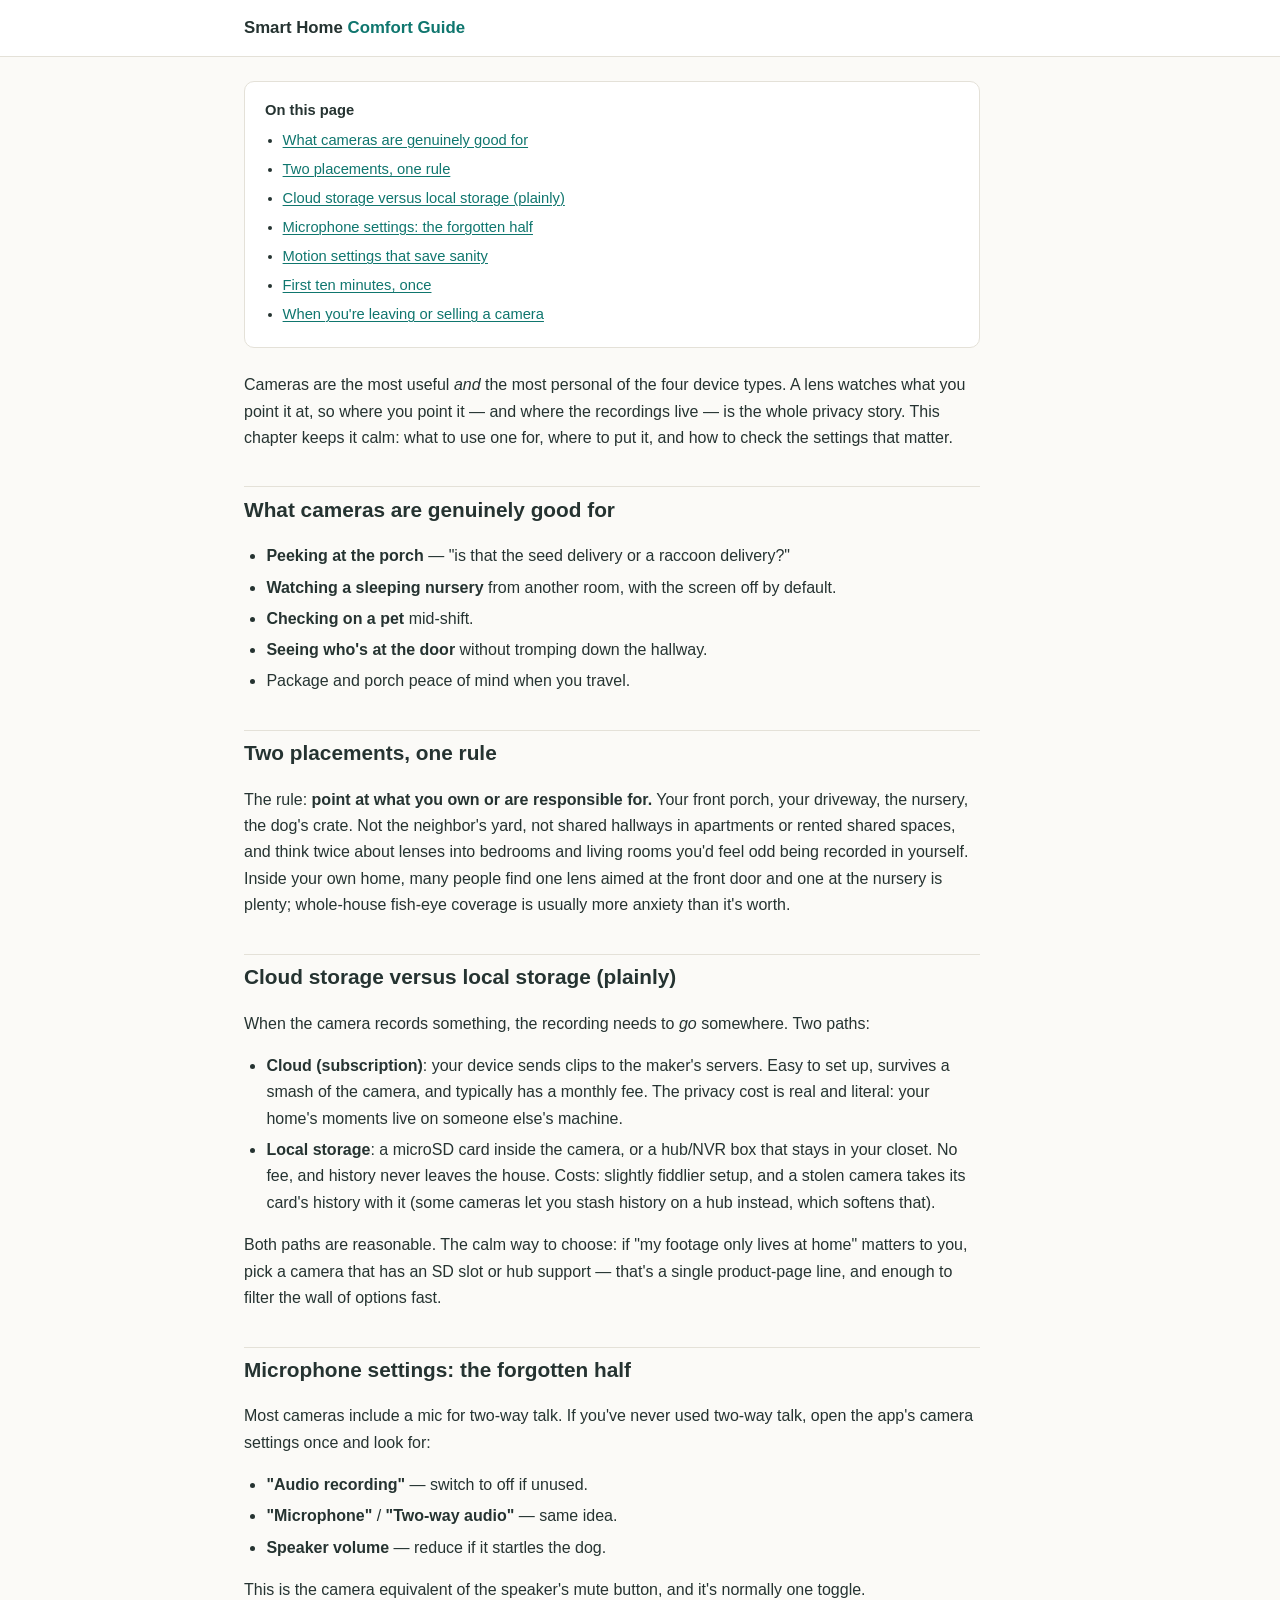
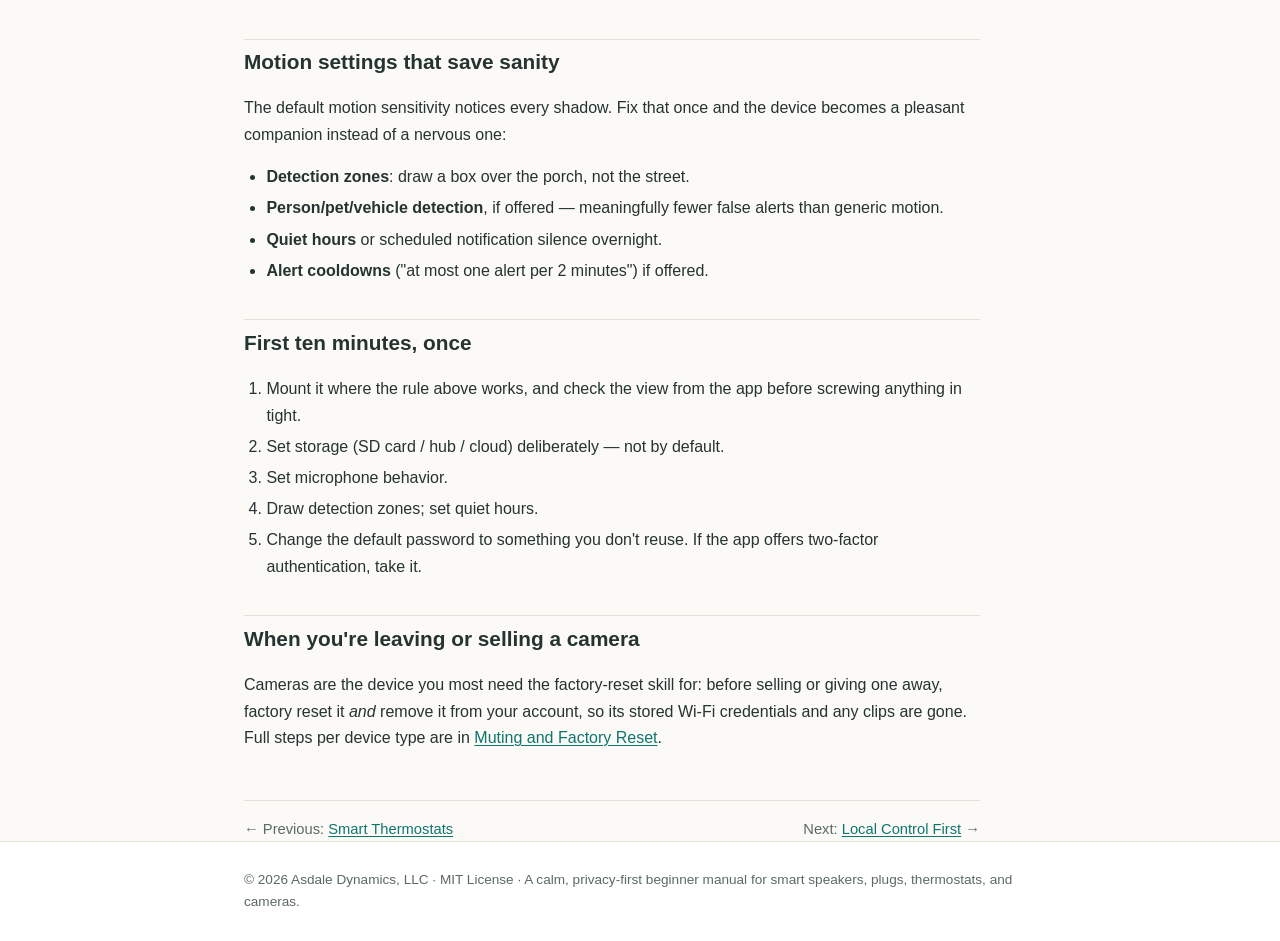
<file: site/06-home-cameras.html>
<!DOCTYPE html>
<html lang="en">
<head>
<meta charset="utf-8">
<meta name="viewport" content="width=device-width, initial-scale=1">
<meta name="description" content="Cameras are the most useful and the most personal of the four device types. A lens watches what you point it at, so where you point it — and where the recording">
<title>Home Cameras — Smart Home Comfort Guide</title>
<link rel="stylesheet" href="style.css">
</head>
<body>
<header class="site"><div class="wrap">
<a class="site-title" href="index.html">Smart Home <span>Comfort Guide</span></a>
<span class="site-tagline">privacy-first, in plain English</span>
</div></header>
<main class="wrap">
<article>
<nav class="toc"><strong>On this page</strong><ul><li><a href="#what-cameras-are-genuinely-good-for">What cameras are genuinely good for</a></li><li><a href="#two-placements-one-rule">Two placements, one rule</a></li><li><a href="#cloud-storage-versus-local-storage-plainly">Cloud storage versus local storage (plainly)</a></li><li><a href="#microphone-settings-the-forgotten-half">Microphone settings: the forgotten half</a></li><li><a href="#motion-settings-that-save-sanity">Motion settings that save sanity</a></li><li><a href="#first-ten-minutes-once">First ten minutes, once</a></li><li><a href="#when-youre-leaving-or-selling-a-camera">When you&#x27;re leaving or selling a camera</a></li></ul></nav><p>Cameras are the most useful <em>and</em> the most personal of the four device types. A lens watches what you point it at, so where you point it — and where the recordings live — is the whole privacy story. This chapter keeps it calm: what to use one for, where to put it, and how to check the settings that matter.</p>
<h2 id="what-cameras-are-genuinely-good-for">What cameras are genuinely good for</h2>
<ul><li><strong>Peeking at the porch</strong> — "is that the seed delivery or a raccoon delivery?"</li><li><strong>Watching a sleeping nursery</strong> from another room, with the screen off by default.</li><li><strong>Checking on a pet</strong> mid-shift.</li><li><strong>Seeing who's at the door</strong> without tromping down the hallway.</li><li>Package and porch peace of mind when you travel.</li></ul>
<h2 id="two-placements-one-rule">Two placements, one rule</h2>
<p>The rule: <strong>point at what you own or are responsible for.</strong> Your front porch, your driveway, the nursery, the dog's crate. Not the neighbor's yard, not shared hallways in apartments or rented shared spaces, and think twice about lenses into bedrooms and living rooms you'd feel odd being recorded in yourself. Inside your own home, many people find one lens aimed at the front door and one at the nursery is plenty; whole-house fish-eye coverage is usually more anxiety than it's worth.</p>
<h2 id="cloud-storage-versus-local-storage-plainly">Cloud storage versus local storage (plainly)</h2>
<p>When the camera records something, the recording needs to <em>go</em> somewhere. Two paths:</p>
<ul><li><strong>Cloud (subscription)</strong>: your device sends clips to the maker's servers. Easy to set up, survives a smash of the camera, and typically has a monthly fee. The privacy cost is real and literal: your home's moments live on someone else's machine.</li><li><strong>Local storage</strong>: a microSD card inside the camera, or a hub/NVR box that stays in your closet. No fee, and history never leaves the house. Costs: slightly fiddlier setup, and a stolen camera takes its card's history with it (some cameras let you stash history on a hub instead, which softens that).</li></ul>
<p>Both paths are reasonable. The calm way to choose: if "my footage only lives at home" matters to you, pick a camera that has an SD slot or hub support — that's a single product-page line, and enough to filter the wall of options fast.</p>
<h2 id="microphone-settings-the-forgotten-half">Microphone settings: the forgotten half</h2>
<p>Most cameras include a mic for two-way talk. If you've never used two-way talk, open the app's camera settings once and look for:</p>
<ul><li><strong>"Audio recording"</strong> — switch to off if unused.</li><li><strong>"Microphone"</strong> / <strong>"Two-way audio"</strong> — same idea.</li><li><strong>Speaker volume</strong> — reduce if it startles the dog.</li></ul>
<p>This is the camera equivalent of the speaker's mute button, and it's normally one toggle.</p>
<h2 id="motion-settings-that-save-sanity">Motion settings that save sanity</h2>
<p>The default motion sensitivity notices every shadow. Fix that once and the device becomes a pleasant companion instead of a nervous one:</p>
<ul><li><strong>Detection zones</strong>: draw a box over the porch, not the street.</li><li><strong>Person/pet/vehicle detection</strong>, if offered — meaningfully fewer false alerts than generic motion.</li><li><strong>Quiet hours</strong> or scheduled notification silence overnight.</li><li><strong>Alert cooldowns</strong> ("at most one alert per 2 minutes") if offered.</li></ul>
<h2 id="first-ten-minutes-once">First ten minutes, once</h2>
<ol><li>Mount it where the rule above works, and check the view from the app before screwing anything in tight.</li><li>Set storage (SD card / hub / cloud) deliberately — not by default.</li><li>Set microphone behavior.</li><li>Draw detection zones; set quiet hours.</li><li>Change the default password to something you don't reuse. If the app offers two-factor authentication, take it.</li></ol>
<h2 id="when-youre-leaving-or-selling-a-camera">When you're leaving or selling a camera</h2>
<p>Cameras are the device you most need the factory-reset skill for: before selling or giving one away, factory reset it <em>and</em> remove it from your account, so its stored Wi-Fi credentials and any clips are gone. Full steps per device type are in <a href="09-muting-and-factory-reset.html">Muting and Factory Reset</a>.</p><nav class="pager"><span>← Previous: <a href="05-smart-thermostats.html">Smart Thermostats</a></span><span>Next: <a href="07-local-control-first.html">Local Control First</a> →</span></nav>
</article>
</main>
<footer class="site"><div class="wrap">
<p>© 2026 Asdale Dynamics, LLC · MIT License · A calm, privacy-first beginner manual for smart speakers, plugs, thermostats, and cameras.</p>
</div></footer>
</body>
</html>
</file>
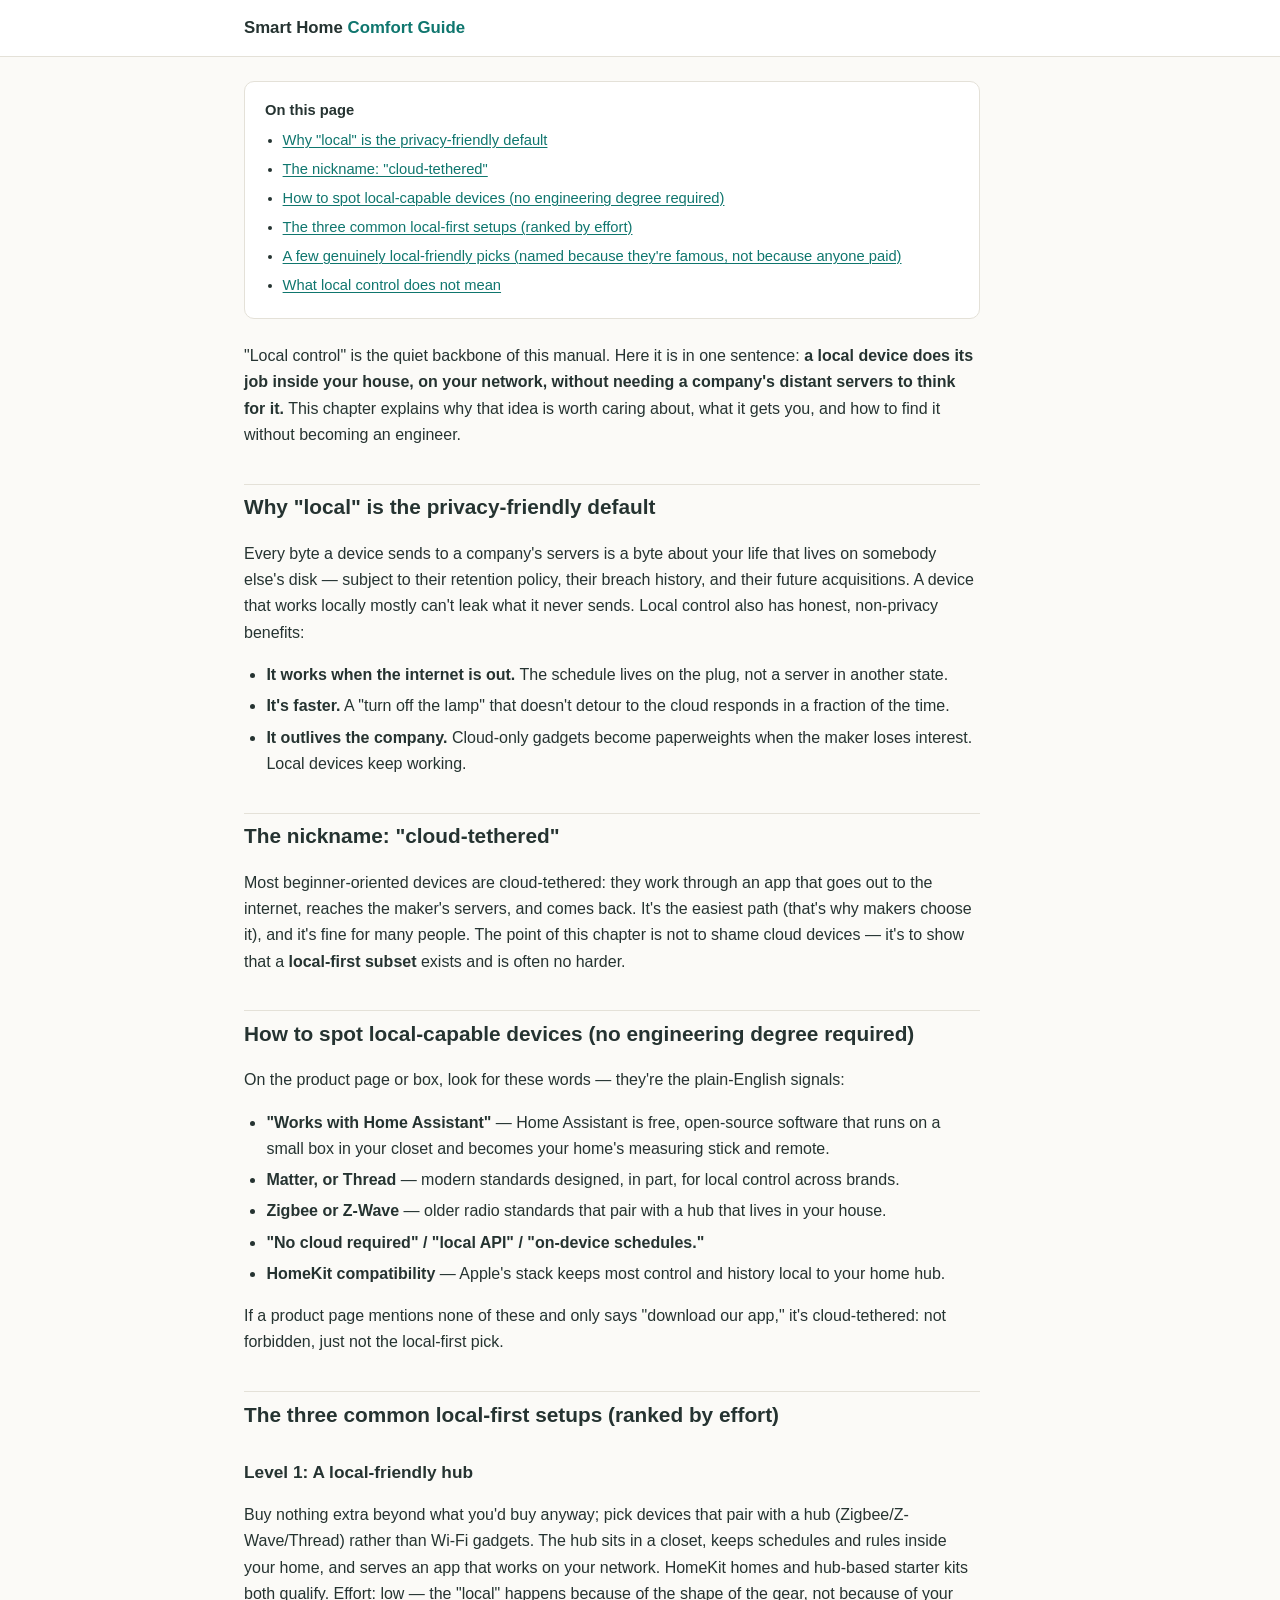
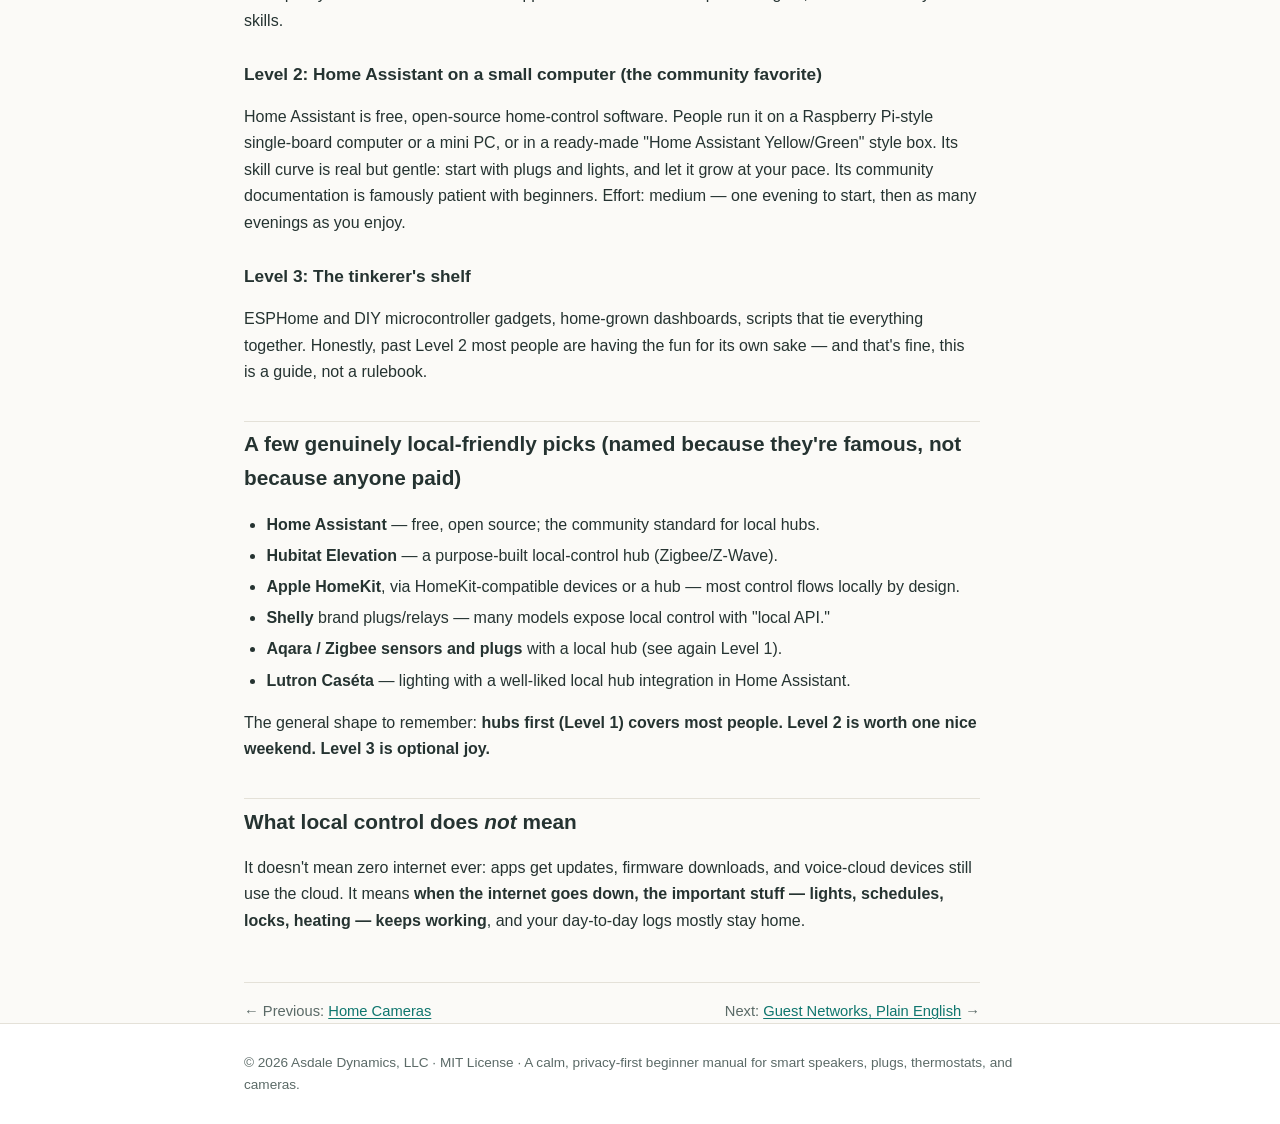
<file: site/07-local-control-first.html>
<!DOCTYPE html>
<html lang="en">
<head>
<meta charset="utf-8">
<meta name="viewport" content="width=device-width, initial-scale=1">
<meta name="description" content="&quot;Local control&quot; is the quiet backbone of this manual. Here it is in one sentence: a local device does its job inside your house, on your network, without needin">
<title>Local Control First — Smart Home Comfort Guide</title>
<link rel="stylesheet" href="style.css">
</head>
<body>
<header class="site"><div class="wrap">
<a class="site-title" href="index.html">Smart Home <span>Comfort Guide</span></a>
<span class="site-tagline">privacy-first, in plain English</span>
</div></header>
<main class="wrap">
<article>
<nav class="toc"><strong>On this page</strong><ul><li><a href="#why-local-is-the-privacy-friendly-default">Why &quot;local&quot; is the privacy-friendly default</a></li><li><a href="#the-nickname-cloud-tethered">The nickname: &quot;cloud-tethered&quot;</a></li><li><a href="#how-to-spot-local-capable-devices-no-engineering-degree-required">How to spot local-capable devices (no engineering degree required)</a></li><li><a href="#the-three-common-local-first-setups-ranked-by-effort">The three common local-first setups (ranked by effort)</a></li><li><a href="#a-few-genuinely-local-friendly-picks-named-because-theyre-famous-not-because-anyone-paid">A few genuinely local-friendly picks (named because they&#x27;re famous, not because anyone paid)</a></li><li><a href="#what-local-control-does-not-mean">What local control does not mean</a></li></ul></nav><p>"Local control" is the quiet backbone of this manual. Here it is in one sentence: <strong>a local device does its job inside your house, on your network, without needing a company's distant servers to think for it.</strong> This chapter explains why that idea is worth caring about, what it gets you, and how to find it without becoming an engineer.</p>
<h2 id="why-local-is-the-privacy-friendly-default">Why "local" is the privacy-friendly default</h2>
<p>Every byte a device sends to a company's servers is a byte about your life that lives on somebody else's disk — subject to their retention policy, their breach history, and their future acquisitions. A device that works locally mostly can't leak what it never sends. Local control also has honest, non-privacy benefits:</p>
<ul><li><strong>It works when the internet is out.</strong> The schedule lives on the plug, not a server in another state.</li><li><strong>It's faster.</strong> A "turn off the lamp" that doesn't detour to the cloud responds in a fraction of the time.</li><li><strong>It outlives the company.</strong> Cloud-only gadgets become paperweights when the maker loses interest. Local devices keep working.</li></ul>
<h2 id="the-nickname-cloud-tethered">The nickname: "cloud-tethered"</h2>
<p>Most beginner-oriented devices are cloud-tethered: they work through an app that goes out to the internet, reaches the maker's servers, and comes back. It's the easiest path (that's why makers choose it), and it's fine for many people. The point of this chapter is not to shame cloud devices — it's to show that a <strong>local-first subset</strong> exists and is often no harder.</p>
<h2 id="how-to-spot-local-capable-devices-no-engineering-degree-required">How to spot local-capable devices (no engineering degree required)</h2>
<p>On the product page or box, look for these words — they're the plain-English signals:</p>
<ul><li><strong>"Works with Home Assistant"</strong> — Home Assistant is free, open-source software that runs on a small box in your closet and becomes your home's measuring stick and remote.</li><li><strong>Matter, or Thread</strong> — modern standards designed, in part, for local control across brands.</li><li><strong>Zigbee or Z-Wave</strong> — older radio standards that pair with a hub that lives in your house.</li><li><strong>"No cloud required" / "local API" / "on-device schedules."</strong></li><li><strong>HomeKit compatibility</strong> — Apple's stack keeps most control and history local to your home hub.</li></ul>
<p>If a product page mentions none of these and only says "download our app," it's cloud-tethered: not forbidden, just not the local-first pick.</p>
<h2 id="the-three-common-local-first-setups-ranked-by-effort">The three common local-first setups (ranked by effort)</h2>
<h3 id="level-1-a-local-friendly-hub">Level 1: A local-friendly hub</h3>
<p>Buy nothing extra beyond what you'd buy anyway; pick devices that pair with a hub (Zigbee/Z-Wave/Thread) rather than Wi-Fi gadgets. The hub sits in a closet, keeps schedules and rules inside your home, and serves an app that works on your network. HomeKit homes and hub-based starter kits both qualify. Effort: low — the "local" happens because of the shape of the gear, not because of your skills.</p>
<h3 id="level-2-home-assistant-on-a-small-computer-the-community-favorite">Level 2: Home Assistant on a small computer (the community favorite)</h3>
<p>Home Assistant is free, open-source home-control software. People run it on a Raspberry Pi-style single-board computer or a mini PC, or in a ready-made "Home Assistant Yellow/Green" style box. Its skill curve is real but gentle: start with plugs and lights, and let it grow at your pace. Its community documentation is famously patient with beginners. Effort: medium — one evening to start, then as many evenings as you enjoy.</p>
<h3 id="level-3-the-tinkerers-shelf">Level 3: The tinkerer's shelf</h3>
<p>ESPHome and DIY microcontroller gadgets, home-grown dashboards, scripts that tie everything together. Honestly, past Level 2 most people are having the fun for its own sake — and that's fine, this is a guide, not a rulebook.</p>
<h2 id="a-few-genuinely-local-friendly-picks-named-because-theyre-famous-not-because-anyone-paid">A few genuinely local-friendly picks (named because they're famous, not because anyone paid)</h2>
<ul><li><strong>Home Assistant</strong> — free, open source; the community standard for local hubs.</li><li><strong>Hubitat Elevation</strong> — a purpose-built local-control hub (Zigbee/Z-Wave).</li><li><strong>Apple HomeKit</strong>, via HomeKit-compatible devices or a hub — most control flows locally by design.</li><li><strong>Shelly</strong> brand plugs/relays — many models expose local control with "local API."</li><li><strong>Aqara / Zigbee sensors and plugs</strong> with a local hub (see again Level 1).</li><li><strong>Lutron Caséta</strong> — lighting with a well-liked local hub integration in Home Assistant.</li></ul>
<p>The general shape to remember: <strong>hubs first (Level 1) covers most people. Level 2 is worth one nice weekend. Level 3 is optional joy.</strong></p>
<h2 id="what-local-control-does-not-mean">What local control does <em>not</em> mean</h2>
<p>It doesn't mean zero internet ever: apps get updates, firmware downloads, and voice-cloud devices still use the cloud. It means <strong>when the internet goes down, the important stuff — lights, schedules, locks, heating — keeps working</strong>, and your day-to-day logs mostly stay home.</p><nav class="pager"><span>← Previous: <a href="06-home-cameras.html">Home Cameras</a></span><span>Next: <a href="08-guest-networks.html">Guest Networks, Plain English</a> →</span></nav>
</article>
</main>
<footer class="site"><div class="wrap">
<p>© 2026 Asdale Dynamics, LLC · MIT License · A calm, privacy-first beginner manual for smart speakers, plugs, thermostats, and cameras.</p>
</div></footer>
</body>
</html>
</file>
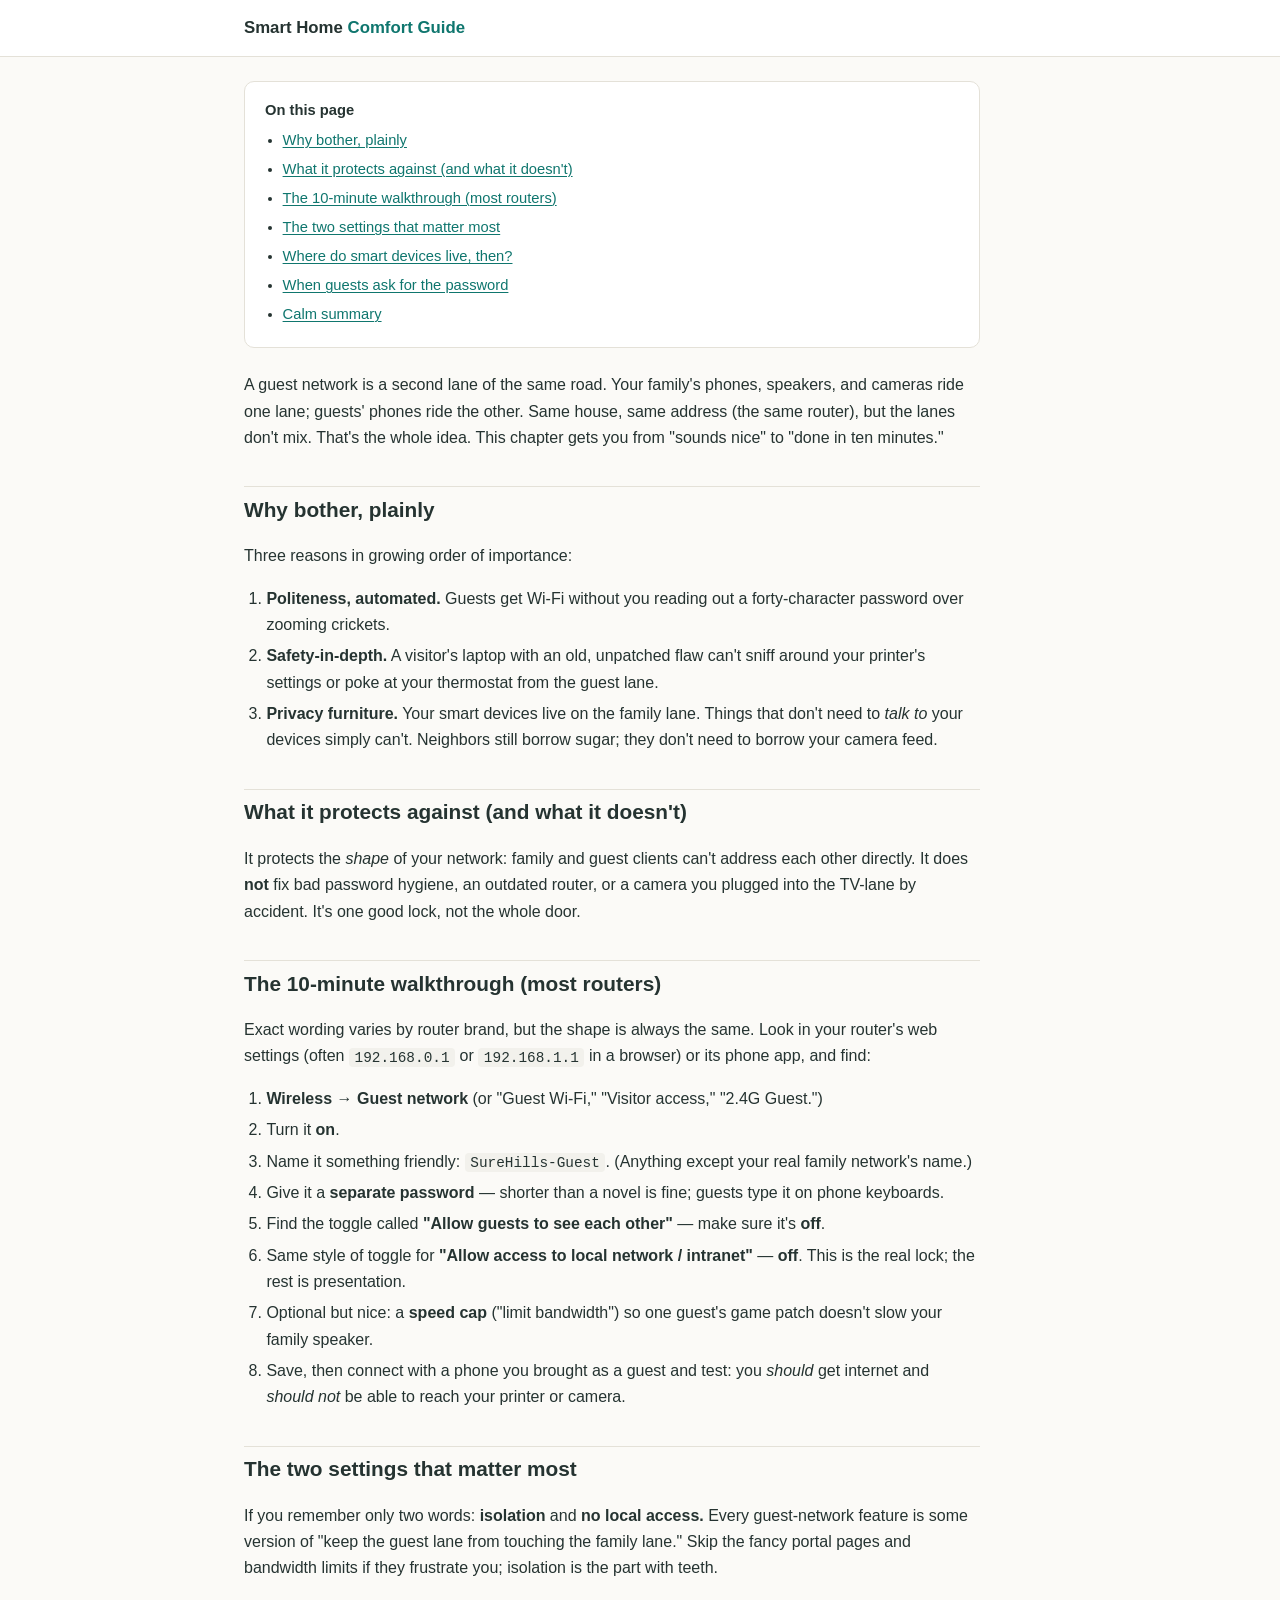
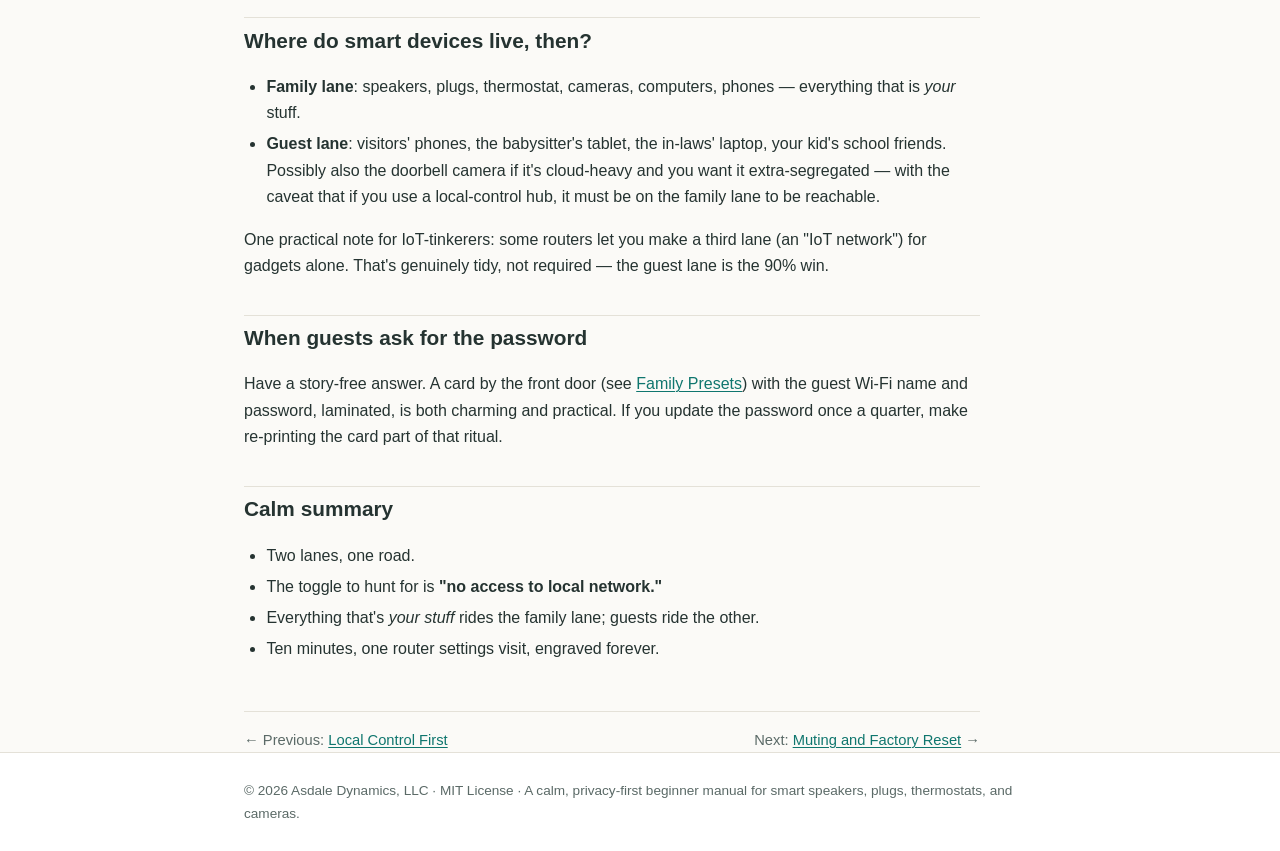
<file: site/08-guest-networks.html>
<!DOCTYPE html>
<html lang="en">
<head>
<meta charset="utf-8">
<meta name="viewport" content="width=device-width, initial-scale=1">
<meta name="description" content="A guest network is a second lane of the same road. Your family&#x27;s phones, speakers, and cameras ride one lane; guests&#x27; phones ride the other. Same house, same ad">
<title>Guest Networks, Plain English — Smart Home Comfort Guide</title>
<link rel="stylesheet" href="style.css">
</head>
<body>
<header class="site"><div class="wrap">
<a class="site-title" href="index.html">Smart Home <span>Comfort Guide</span></a>
<span class="site-tagline">privacy-first, in plain English</span>
</div></header>
<main class="wrap">
<article>
<nav class="toc"><strong>On this page</strong><ul><li><a href="#why-bother-plainly">Why bother, plainly</a></li><li><a href="#what-it-protects-against-and-what-it-doesnt">What it protects against (and what it doesn&#x27;t)</a></li><li><a href="#the-10-minute-walkthrough-most-routers">The 10-minute walkthrough (most routers)</a></li><li><a href="#the-two-settings-that-matter-most">The two settings that matter most</a></li><li><a href="#where-do-smart-devices-live-then">Where do smart devices live, then?</a></li><li><a href="#when-guests-ask-for-the-password">When guests ask for the password</a></li><li><a href="#calm-summary">Calm summary</a></li></ul></nav><p>A guest network is a second lane of the same road. Your family's phones, speakers, and cameras ride one lane; guests' phones ride the other. Same house, same address (the same router), but the lanes don't mix. That's the whole idea. This chapter gets you from "sounds nice" to "done in ten minutes."</p>
<h2 id="why-bother-plainly">Why bother, plainly</h2>
<p>Three reasons in growing order of importance:</p>
<ol><li><strong>Politeness, automated.</strong> Guests get Wi-Fi without you reading out a forty-character password over zooming crickets.</li><li><strong>Safety-in-depth.</strong> A visitor's laptop with an old, unpatched flaw can't sniff around your printer's settings or poke at your thermostat from the guest lane.</li><li><strong>Privacy furniture.</strong> Your smart devices live on the family lane. Things that don't need to <em>talk to</em> your devices simply can't. Neighbors still borrow sugar; they don't need to borrow your camera feed.</li></ol>
<h2 id="what-it-protects-against-and-what-it-doesnt">What it protects against (and what it doesn't)</h2>
<p>It protects the <em>shape</em> of your network: family and guest clients can't address each other directly. It does <strong>not</strong> fix bad password hygiene, an outdated router, or a camera you plugged into the TV-lane by accident. It's one good lock, not the whole door.</p>
<h2 id="the-10-minute-walkthrough-most-routers">The 10-minute walkthrough (most routers)</h2>
<p>Exact wording varies by router brand, but the shape is always the same. Look in your router's web settings (often <code>192.168.0.1</code> or <code>192.168.1.1</code> in a browser) or its phone app, and find:</p>
<ol><li><strong>Wireless → Guest network</strong> (or "Guest Wi-Fi," "Visitor access," "2.4G Guest.")</li><li>Turn it <strong>on</strong>.</li><li>Name it something friendly: <code>SureHills-Guest</code>. (Anything except your real family network's name.)</li><li>Give it a <strong>separate password</strong> — shorter than a novel is fine; guests type it on phone keyboards.</li><li>Find the toggle called <strong>"Allow guests to see each other"</strong> — make sure it's <strong>off</strong>.</li><li>Same style of toggle for <strong>"Allow access to local network / intranet"</strong> — <strong>off</strong>. This is the real lock; the rest is presentation.</li><li>Optional but nice: a <strong>speed cap</strong> ("limit bandwidth") so one guest's game patch doesn't slow your family speaker.</li><li>Save, then connect with a phone you brought as a guest and test: you <em>should</em> get internet and <em>should not</em> be able to reach your printer or camera.</li></ol>
<h2 id="the-two-settings-that-matter-most">The two settings that matter most</h2>
<p>If you remember only two words: <strong>isolation</strong> and <strong>no local access.</strong> Every guest-network feature is some version of "keep the guest lane from touching the family lane." Skip the fancy portal pages and bandwidth limits if they frustrate you; isolation is the part with teeth.</p>
<h2 id="where-do-smart-devices-live-then">Where do smart devices live, then?</h2>
<ul><li><strong>Family lane</strong>: speakers, plugs, thermostat, cameras, computers, phones — everything that is <em>your</em> stuff.</li><li><strong>Guest lane</strong>: visitors' phones, the babysitter's tablet, the in-laws' laptop, your kid's school friends. Possibly also the doorbell camera if it's cloud-heavy and you want it extra-segregated — with the caveat that if you use a local-control hub, it must be on the family lane to be reachable.</li></ul>
<p>One practical note for IoT-tinkerers: some routers let you make a third lane (an "IoT network") for gadgets alone. That's genuinely tidy, not required — the guest lane is the 90% win.</p>
<h2 id="when-guests-ask-for-the-password">When guests ask for the password</h2>
<p>Have a story-free answer. A card by the front door (see <a href="10-family-presets.html">Family Presets</a>) with the guest Wi-Fi name and password, laminated, is both charming and practical. If you update the password once a quarter, make re-printing the card part of that ritual.</p>
<h2 id="calm-summary">Calm summary</h2>
<ul><li>Two lanes, one road.</li><li>The toggle to hunt for is <strong>"no access to local network."</strong></li><li>Everything that's <em>your stuff</em> rides the family lane; guests ride the other.</li><li>Ten minutes, one router settings visit, engraved forever.</li></ul><nav class="pager"><span>← Previous: <a href="07-local-control-first.html">Local Control First</a></span><span>Next: <a href="09-muting-and-factory-reset.html">Muting and Factory Reset</a> →</span></nav>
</article>
</main>
<footer class="site"><div class="wrap">
<p>© 2026 Asdale Dynamics, LLC · MIT License · A calm, privacy-first beginner manual for smart speakers, plugs, thermostats, and cameras.</p>
</div></footer>
</body>
</html>
</file>
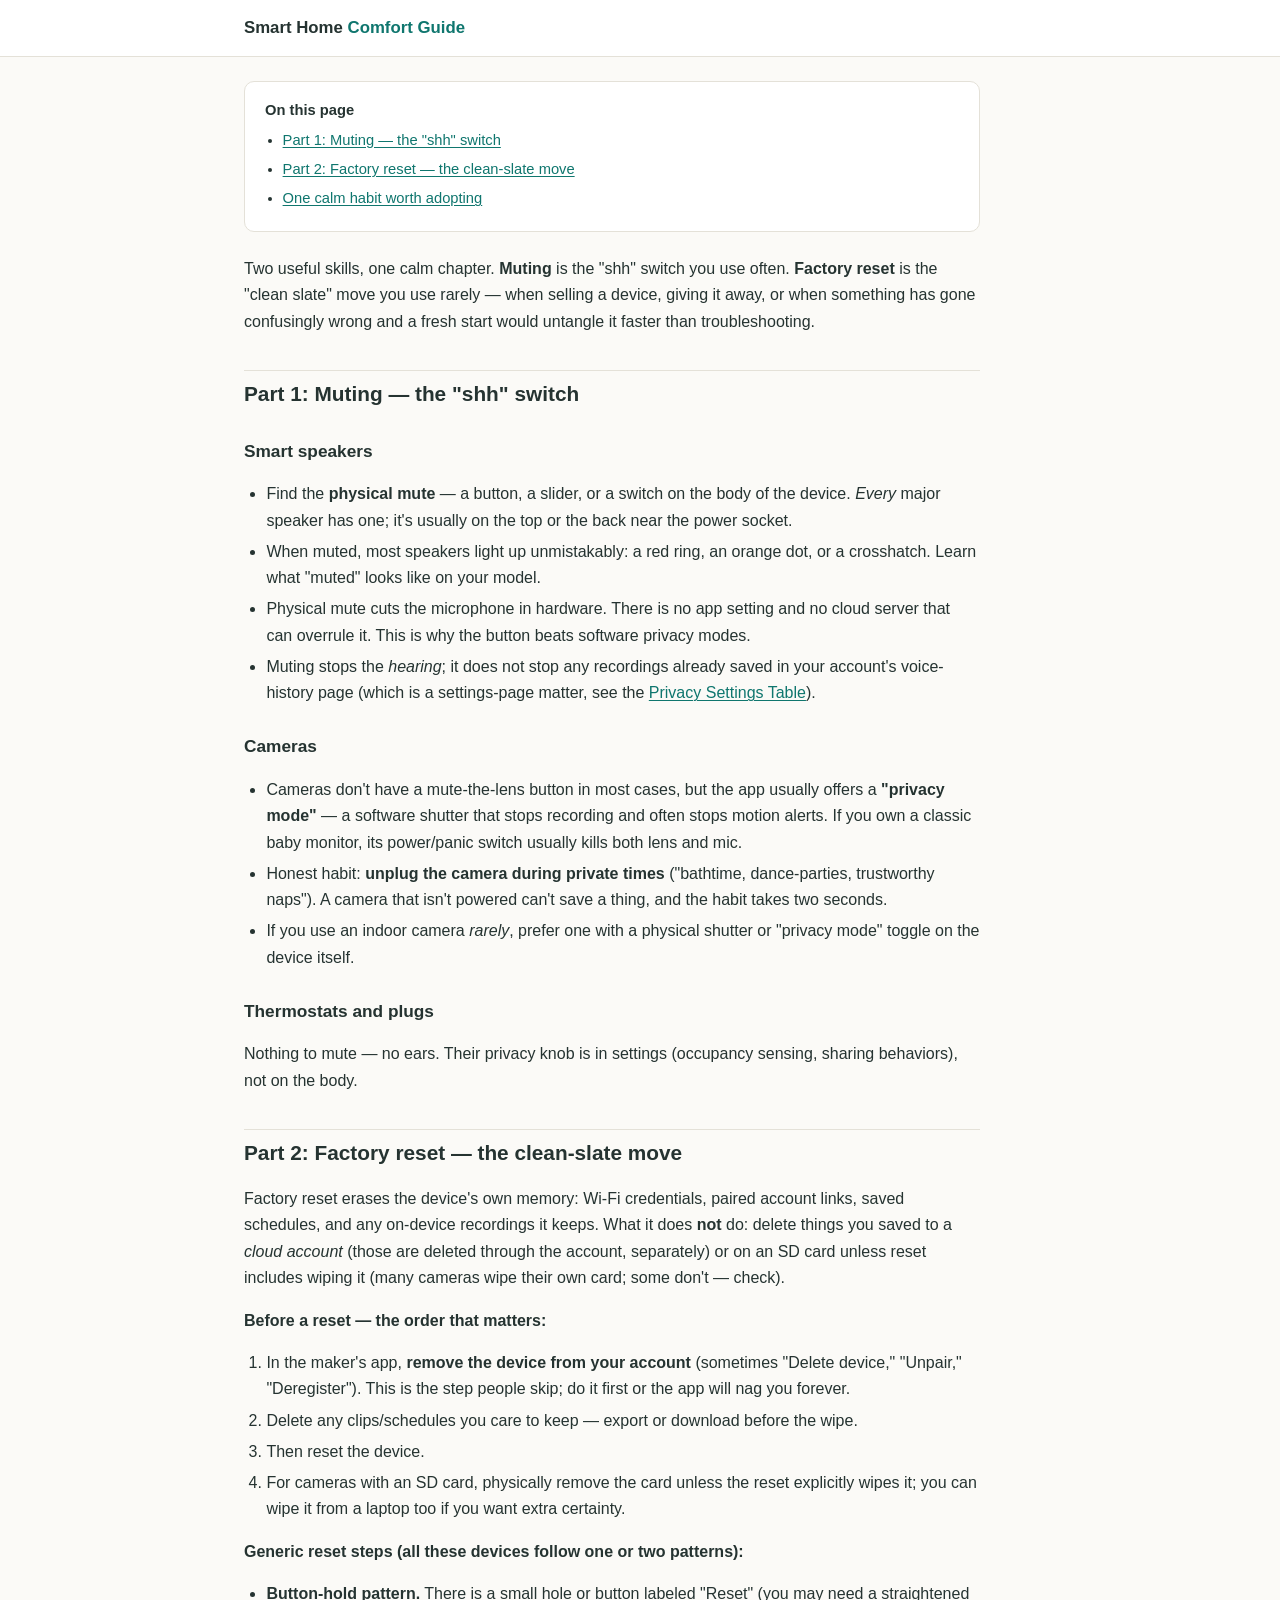
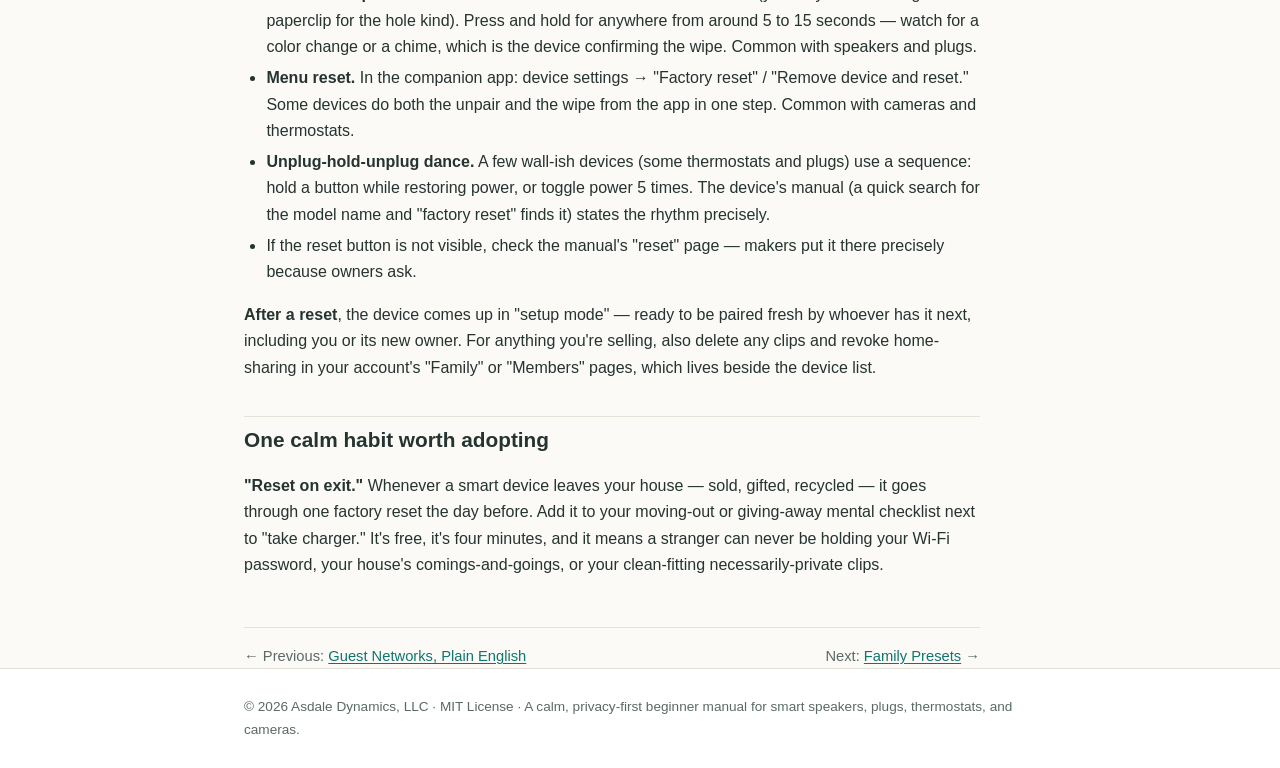
<file: site/09-muting-and-factory-reset.html>
<!DOCTYPE html>
<html lang="en">
<head>
<meta charset="utf-8">
<meta name="viewport" content="width=device-width, initial-scale=1">
<meta name="description" content="Two useful skills, one calm chapter. Muting is the &quot;shh&quot; switch you use often. Factory reset is the &quot;clean slate&quot; move you use rarely — when selling a device, g">
<title>Muting and Factory Reset — Smart Home Comfort Guide</title>
<link rel="stylesheet" href="style.css">
</head>
<body>
<header class="site"><div class="wrap">
<a class="site-title" href="index.html">Smart Home <span>Comfort Guide</span></a>
<span class="site-tagline">privacy-first, in plain English</span>
</div></header>
<main class="wrap">
<article>
<nav class="toc"><strong>On this page</strong><ul><li><a href="#part-1-muting-the-shh-switch">Part 1: Muting — the &quot;shh&quot; switch</a></li><li><a href="#part-2-factory-reset-the-clean-slate-move">Part 2: Factory reset — the clean-slate move</a></li><li><a href="#one-calm-habit-worth-adopting">One calm habit worth adopting</a></li></ul></nav><p>Two useful skills, one calm chapter. <strong>Muting</strong> is the "shh" switch you use often. <strong>Factory reset</strong> is the "clean slate" move you use rarely — when selling a device, giving it away, or when something has gone confusingly wrong and a fresh start would untangle it faster than troubleshooting.</p>
<h2 id="part-1-muting-the-shh-switch">Part 1: Muting — the "shh" switch</h2>
<h3 id="smart-speakers">Smart speakers</h3>
<ul><li>Find the <strong>physical mute</strong> — a button, a slider, or a switch on the body of the device. <em>Every</em> major speaker has one; it's usually on the top or the back near the power socket.</li><li>When muted, most speakers light up unmistakably: a red ring, an orange dot, or a crosshatch. Learn what "muted" looks like on your model.</li><li>Physical mute cuts the microphone in hardware. There is no app setting and no cloud server that can overrule it. This is why the button beats software privacy modes.</li><li>Muting stops the <em>hearing</em>; it does not stop any recordings already saved in your account's voice-history page (which is a settings-page matter, see the <a href="12-privacy-settings-table.html">Privacy Settings Table</a>).</li></ul>
<h3 id="cameras">Cameras</h3>
<ul><li>Cameras don't have a mute-the-lens button in most cases, but the app usually offers a <strong>"privacy mode"</strong> — a software shutter that stops recording and often stops motion alerts. If you own a classic baby monitor, its power/panic switch usually kills both lens and mic.</li><li>Honest habit: <strong>unplug the camera during private times</strong> ("bathtime, dance-parties, trustworthy naps"). A camera that isn't powered can't save a thing, and the habit takes two seconds.</li><li>If you use an indoor camera <em>rarely</em>, prefer one with a physical shutter or "privacy mode" toggle on the device itself.</li></ul>
<h3 id="thermostats-and-plugs">Thermostats and plugs</h3>
<p>Nothing to mute — no ears. Their privacy knob is in settings (occupancy sensing, sharing behaviors), not on the body.</p>
<h2 id="part-2-factory-reset-the-clean-slate-move">Part 2: Factory reset — the clean-slate move</h2>
<p>Factory reset erases the device's own memory: Wi-Fi credentials, paired account links, saved schedules, and any on-device recordings it keeps. What it does <strong>not</strong> do: delete things you saved to a <em>cloud account</em> (those are deleted through the account, separately) or on an SD card unless reset includes wiping it (many cameras wipe their own card; some don't — check).</p>
<p><strong>Before a reset — the order that matters:</strong></p>
<ol><li>In the maker's app, <strong>remove the device from your account</strong> (sometimes "Delete device," "Unpair," "Deregister"). This is the step people skip; do it first or the app will nag you forever.</li><li>Delete any clips/schedules you care to keep — export or download before the wipe.</li><li>Then reset the device.</li><li>For cameras with an SD card, physically remove the card unless the reset explicitly wipes it; you can wipe it from a laptop too if you want extra certainty.</li></ol>
<p><strong>Generic reset steps (all these devices follow one or two patterns):</strong></p>
<ul><li><strong>Button-hold pattern.</strong> There is a small hole or button labeled "Reset" (you may need a straightened paperclip for the hole kind). Press and hold for anywhere from around 5 to 15 seconds — watch for a color change or a chime, which is the device confirming the wipe. Common with speakers and plugs.</li><li><strong>Menu reset.</strong> In the companion app: device settings → "Factory reset" / "Remove device and reset." Some devices do both the unpair and the wipe from the app in one step. Common with cameras and thermostats.</li><li><strong>Unplug-hold-unplug dance.</strong> A few wall-ish devices (some thermostats and plugs) use a sequence: hold a button while restoring power, or toggle power 5 times. The device's manual (a quick search for the model name and "factory reset" finds it) states the rhythm precisely.</li><li>If the reset button is not visible, check the manual's "reset" page — makers put it there precisely because owners ask.</li></ul>
<p><strong>After a reset</strong>, the device comes up in "setup mode" — ready to be paired fresh by whoever has it next, including you or its new owner. For anything you're selling, also delete any clips and revoke home-sharing in your account's "Family" or "Members" pages, which lives beside the device list.</p>
<h2 id="one-calm-habit-worth-adopting">One calm habit worth adopting</h2>
<p><strong>"Reset on exit."</strong> Whenever a smart device leaves your house — sold, gifted, recycled — it goes through one factory reset the day before. Add it to your moving-out or giving-away mental checklist next to "take charger." It's free, it's four minutes, and it means a stranger can never be holding your Wi-Fi password, your house's comings-and-goings, or your clean-fitting necessarily-private clips.</p><nav class="pager"><span>← Previous: <a href="08-guest-networks.html">Guest Networks, Plain English</a></span><span>Next: <a href="10-family-presets.html">Family Presets</a> →</span></nav>
</article>
</main>
<footer class="site"><div class="wrap">
<p>© 2026 Asdale Dynamics, LLC · MIT License · A calm, privacy-first beginner manual for smart speakers, plugs, thermostats, and cameras.</p>
</div></footer>
</body>
</html>
</file>
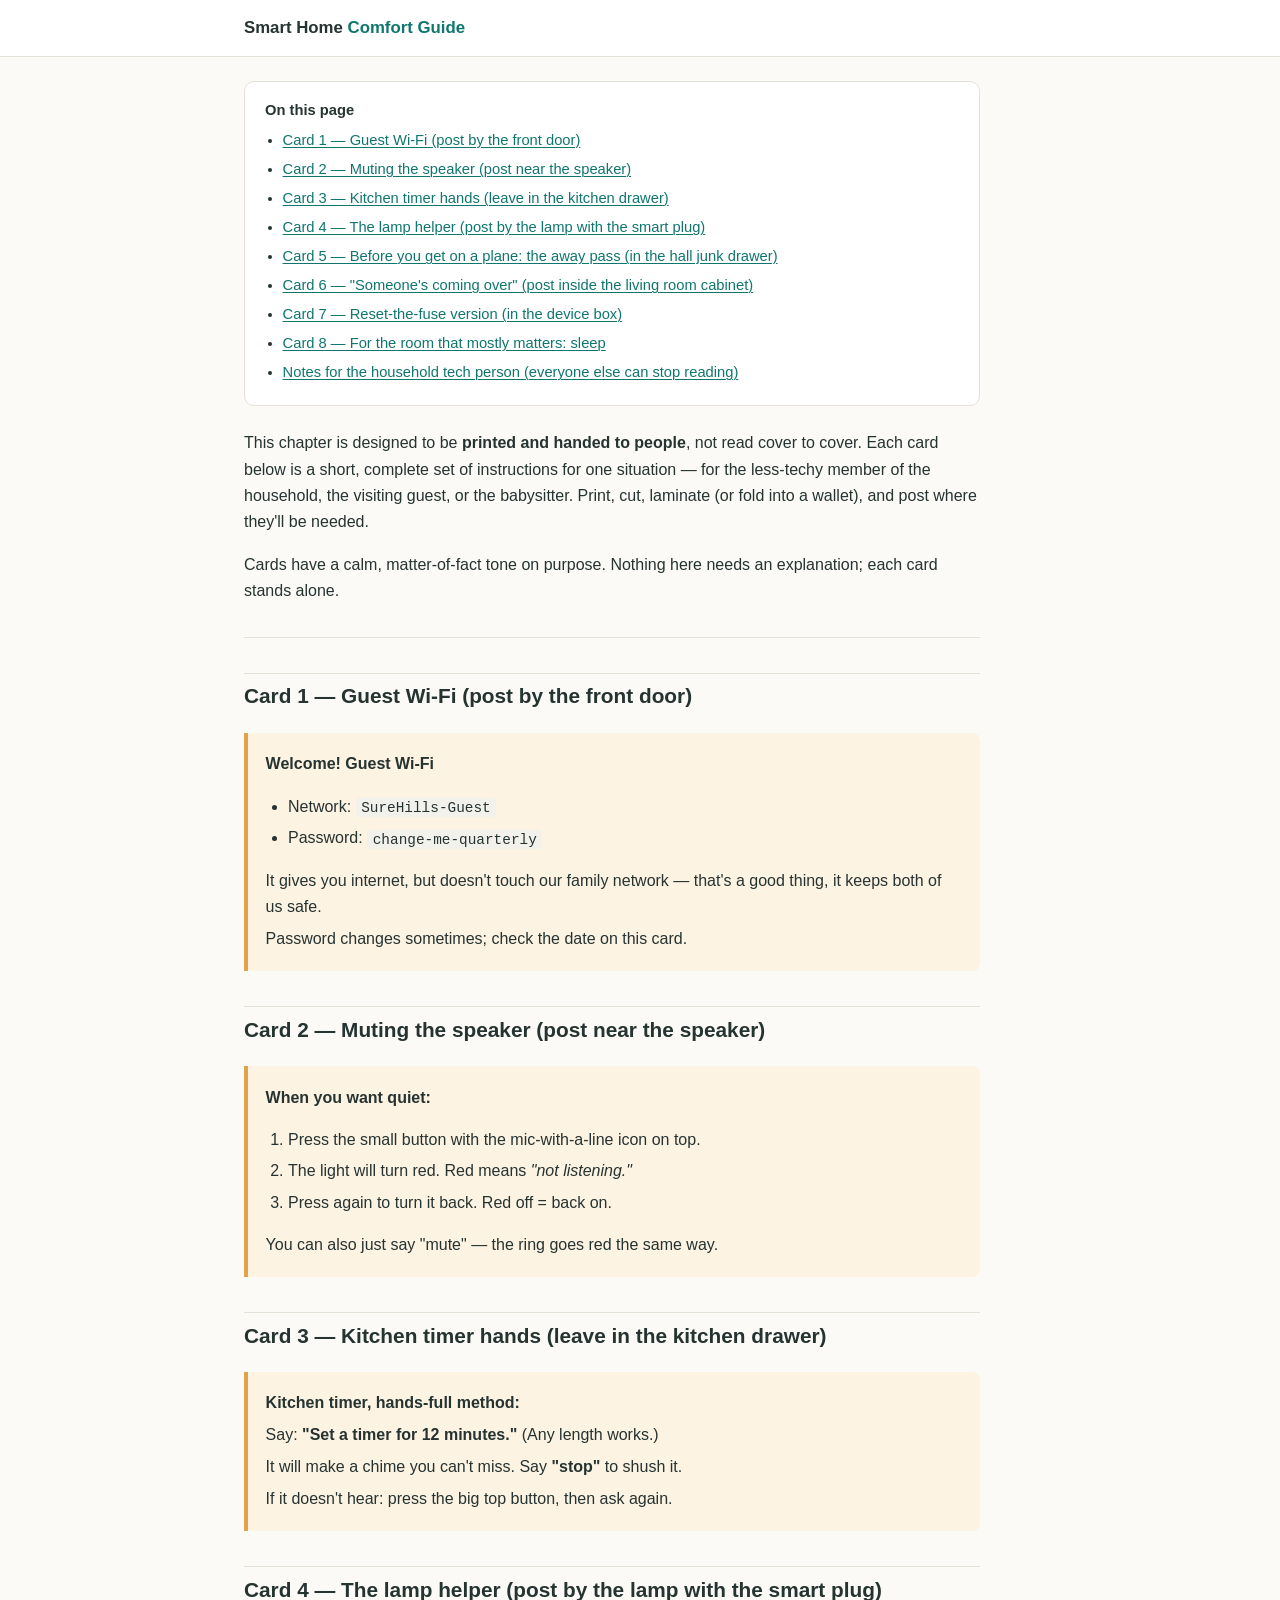
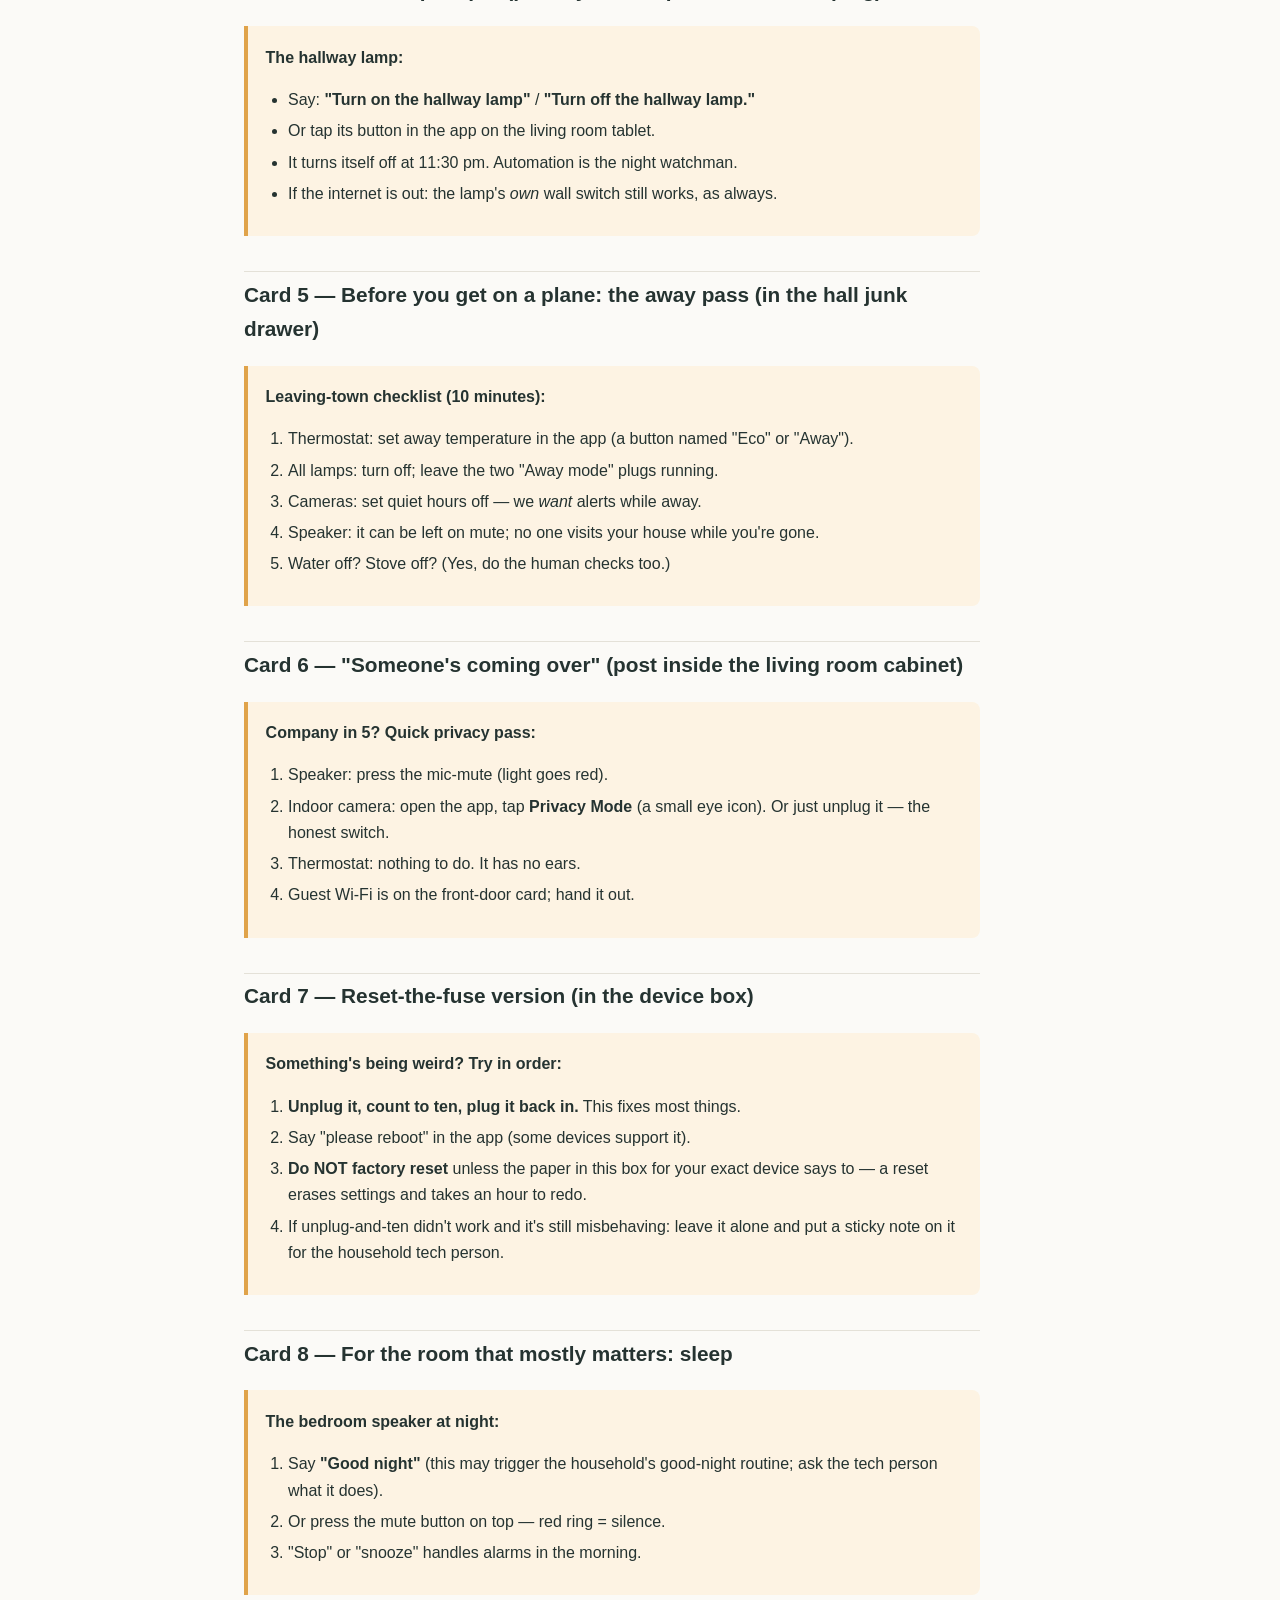
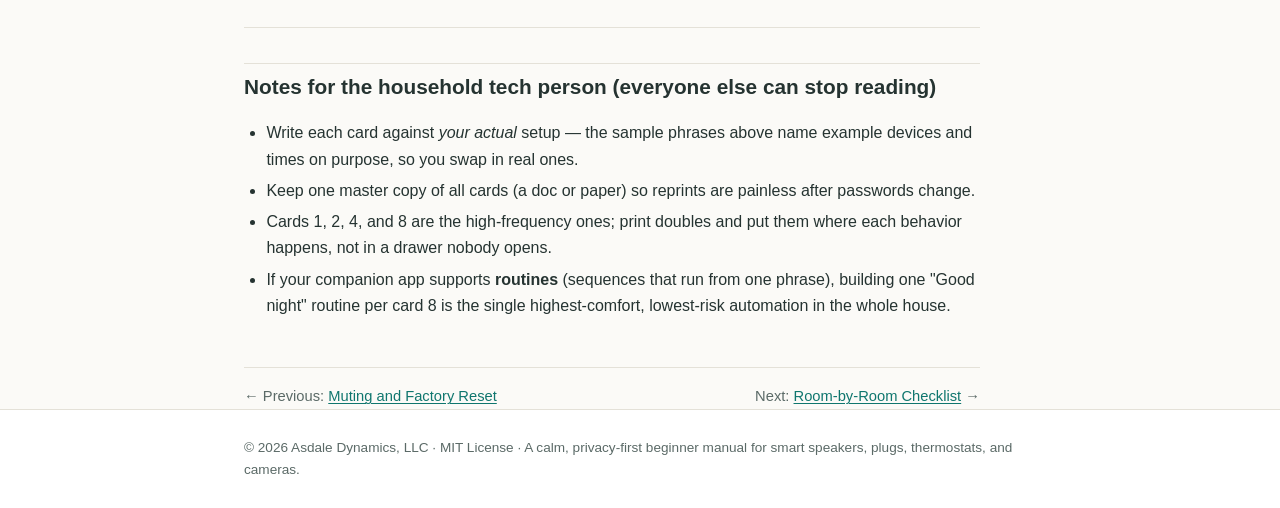
<file: site/10-family-presets.html>
<!DOCTYPE html>
<html lang="en">
<head>
<meta charset="utf-8">
<meta name="viewport" content="width=device-width, initial-scale=1">
<meta name="description" content="This chapter is designed to be printed and handed to people, not read cover to cover. Each card below is a short, complete set of instructions for one situation">
<title>Family Presets — Smart Home Comfort Guide</title>
<link rel="stylesheet" href="style.css">
</head>
<body>
<header class="site"><div class="wrap">
<a class="site-title" href="index.html">Smart Home <span>Comfort Guide</span></a>
<span class="site-tagline">privacy-first, in plain English</span>
</div></header>
<main class="wrap">
<article>
<nav class="toc"><strong>On this page</strong><ul><li><a href="#card-1-guest-wi-fi-post-by-the-front-door">Card 1 — Guest Wi-Fi (post by the front door)</a></li><li><a href="#card-2-muting-the-speaker-post-near-the-speaker">Card 2 — Muting the speaker (post near the speaker)</a></li><li><a href="#card-3-kitchen-timer-hands-leave-in-the-kitchen-drawer">Card 3 — Kitchen timer hands (leave in the kitchen drawer)</a></li><li><a href="#card-4-the-lamp-helper-post-by-the-lamp-with-the-smart-plug">Card 4 — The lamp helper (post by the lamp with the smart plug)</a></li><li><a href="#card-5-before-you-get-on-a-plane-the-away-pass-in-the-hall-junk-drawer">Card 5 — Before you get on a plane: the away pass (in the hall junk drawer)</a></li><li><a href="#card-6-someones-coming-over-post-inside-the-living-room-cabinet">Card 6 — &quot;Someone&#x27;s coming over&quot; (post inside the living room cabinet)</a></li><li><a href="#card-7-reset-the-fuse-version-in-the-device-box">Card 7 — Reset-the-fuse version (in the device box)</a></li><li><a href="#card-8-for-the-room-that-mostly-matters-sleep">Card 8 — For the room that mostly matters: sleep</a></li><li><a href="#notes-for-the-household-tech-person-everyone-else-can-stop-reading">Notes for the household tech person (everyone else can stop reading)</a></li></ul></nav><p>This chapter is designed to be <strong>printed and handed to people</strong>, not read cover to cover. Each card below is a short, complete set of instructions for one situation — for the less-techy member of the household, the visiting guest, or the babysitter. Print, cut, laminate (or fold into a wallet), and post where they'll be needed.</p>
<p>Cards have a calm, matter-of-fact tone on purpose. Nothing here needs an explanation; each card stands alone.</p>
<hr>
<h2 id="card-1-guest-wi-fi-post-by-the-front-door">Card 1 — Guest Wi-Fi (post by the front door)</h2>
<blockquote><p><strong>Welcome! Guest Wi-Fi</strong></p>
<ul><li>Network: <code>SureHills-Guest</code></li><li>Password: <code>change-me-quarterly</code></li></ul>
<p>It gives you internet, but doesn't touch our family network — that's a good thing, it keeps both of us safe.</p>
<p>Password changes sometimes; check the date on this card.</p></blockquote>
<h2 id="card-2-muting-the-speaker-post-near-the-speaker">Card 2 — Muting the speaker (post near the speaker)</h2>
<blockquote><p><strong>When you want quiet:</strong></p>
<ol><li>Press the small button with the mic-with-a-line icon on top.</li><li>The light will turn red. Red means <em>"not listening."</em></li><li>Press again to turn it back. Red off = back on.</li></ol>
<p>You can also just say "mute" — the ring goes red the same way.</p></blockquote>
<h2 id="card-3-kitchen-timer-hands-leave-in-the-kitchen-drawer">Card 3 — Kitchen timer hands (leave in the kitchen drawer)</h2>
<blockquote><p><strong>Kitchen timer, hands-full method:</strong></p>
<p>Say: <strong>"Set a timer for 12 minutes."</strong> (Any length works.)</p>
<p>It will make a chime you can't miss. Say <strong>"stop"</strong> to shush it.</p>
<p>If it doesn't hear: press the big top button, then ask again.</p></blockquote>
<h2 id="card-4-the-lamp-helper-post-by-the-lamp-with-the-smart-plug">Card 4 — The lamp helper (post by the lamp with the smart plug)</h2>
<blockquote><p><strong>The hallway lamp:</strong></p>
<ul><li>Say: <strong>"Turn on the hallway lamp"</strong> / <strong>"Turn off the hallway lamp."</strong></li><li>Or tap its button in the app on the living room tablet.</li><li>It turns itself off at 11:30 pm. Automation is the night watchman.</li><li>If the internet is out: the lamp's <em>own</em> wall switch still works, as always.</li></ul></blockquote>
<h2 id="card-5-before-you-get-on-a-plane-the-away-pass-in-the-hall-junk-drawer">Card 5 — Before you get on a plane: the away pass (in the hall junk drawer)</h2>
<blockquote><p><strong>Leaving-town checklist (10 minutes):</strong></p>
<ol><li>Thermostat: set away temperature in the app (a button named "Eco" or "Away").</li><li>All lamps: turn off; leave the two "Away mode" plugs running.</li><li>Cameras: set quiet hours off — we <em>want</em> alerts while away.</li><li>Speaker: it can be left on mute; no one visits your house while you're gone.</li><li>Water off? Stove off? (Yes, do the human checks too.)</li></ol></blockquote>
<h2 id="card-6-someones-coming-over-post-inside-the-living-room-cabinet">Card 6 — "Someone's coming over" (post inside the living room cabinet)</h2>
<blockquote><p><strong>Company in 5? Quick privacy pass:</strong></p>
<ol><li>Speaker: press the mic-mute (light goes red).</li><li>Indoor camera: open the app, tap <strong>Privacy Mode</strong> (a small eye icon). Or just unplug it — the honest switch.</li><li>Thermostat: nothing to do. It has no ears.</li><li>Guest Wi-Fi is on the front-door card; hand it out.</li></ol></blockquote>
<h2 id="card-7-reset-the-fuse-version-in-the-device-box">Card 7 — Reset-the-fuse version (in the device box)</h2>
<blockquote><p><strong>Something's being weird? Try in order:</strong></p>
<ol><li><strong>Unplug it, count to ten, plug it back in.</strong> This fixes most things.</li><li>Say "please reboot" in the app (some devices support it).</li><li><strong>Do NOT factory reset</strong> unless the paper in this box for your exact device says to — a reset erases settings and takes an hour to redo.</li><li>If unplug-and-ten didn't work and it's still misbehaving: leave it alone and put a sticky note on it for the household tech person.</li></ol></blockquote>
<h2 id="card-8-for-the-room-that-mostly-matters-sleep">Card 8 — For the room that mostly matters: sleep</h2>
<blockquote><p><strong>The bedroom speaker at night:</strong></p>
<ol><li>Say <strong>"Good night"</strong> (this may trigger the household's good-night routine; ask the tech person what it does).</li><li>Or press the mute button on top — red ring = silence.</li><li>"Stop" or "snooze" handles alarms in the morning.</li></ol></blockquote>
<hr>
<h2 id="notes-for-the-household-tech-person-everyone-else-can-stop-reading">Notes for the household tech person (everyone else can stop reading)</h2>
<ul><li>Write each card against <em>your actual</em> setup — the sample phrases above name example devices and times on purpose, so you swap in real ones.</li><li>Keep one master copy of all cards (a doc or paper) so reprints are painless after passwords change.</li><li>Cards 1, 2, 4, and 8 are the high-frequency ones; print doubles and put them where each behavior happens, not in a drawer nobody opens.</li><li>If your companion app supports <strong>routines</strong> (sequences that run from one phrase), building one "Good night" routine per card 8 is the single highest-comfort, lowest-risk automation in the whole house.</li></ul><nav class="pager"><span>← Previous: <a href="09-muting-and-factory-reset.html">Muting and Factory Reset</a></span><span>Next: <a href="11-room-by-room-checklist.html">Room-by-Room Checklist</a> →</span></nav>
</article>
</main>
<footer class="site"><div class="wrap">
<p>© 2026 Asdale Dynamics, LLC · MIT License · A calm, privacy-first beginner manual for smart speakers, plugs, thermostats, and cameras.</p>
</div></footer>
</body>
</html>
</file>
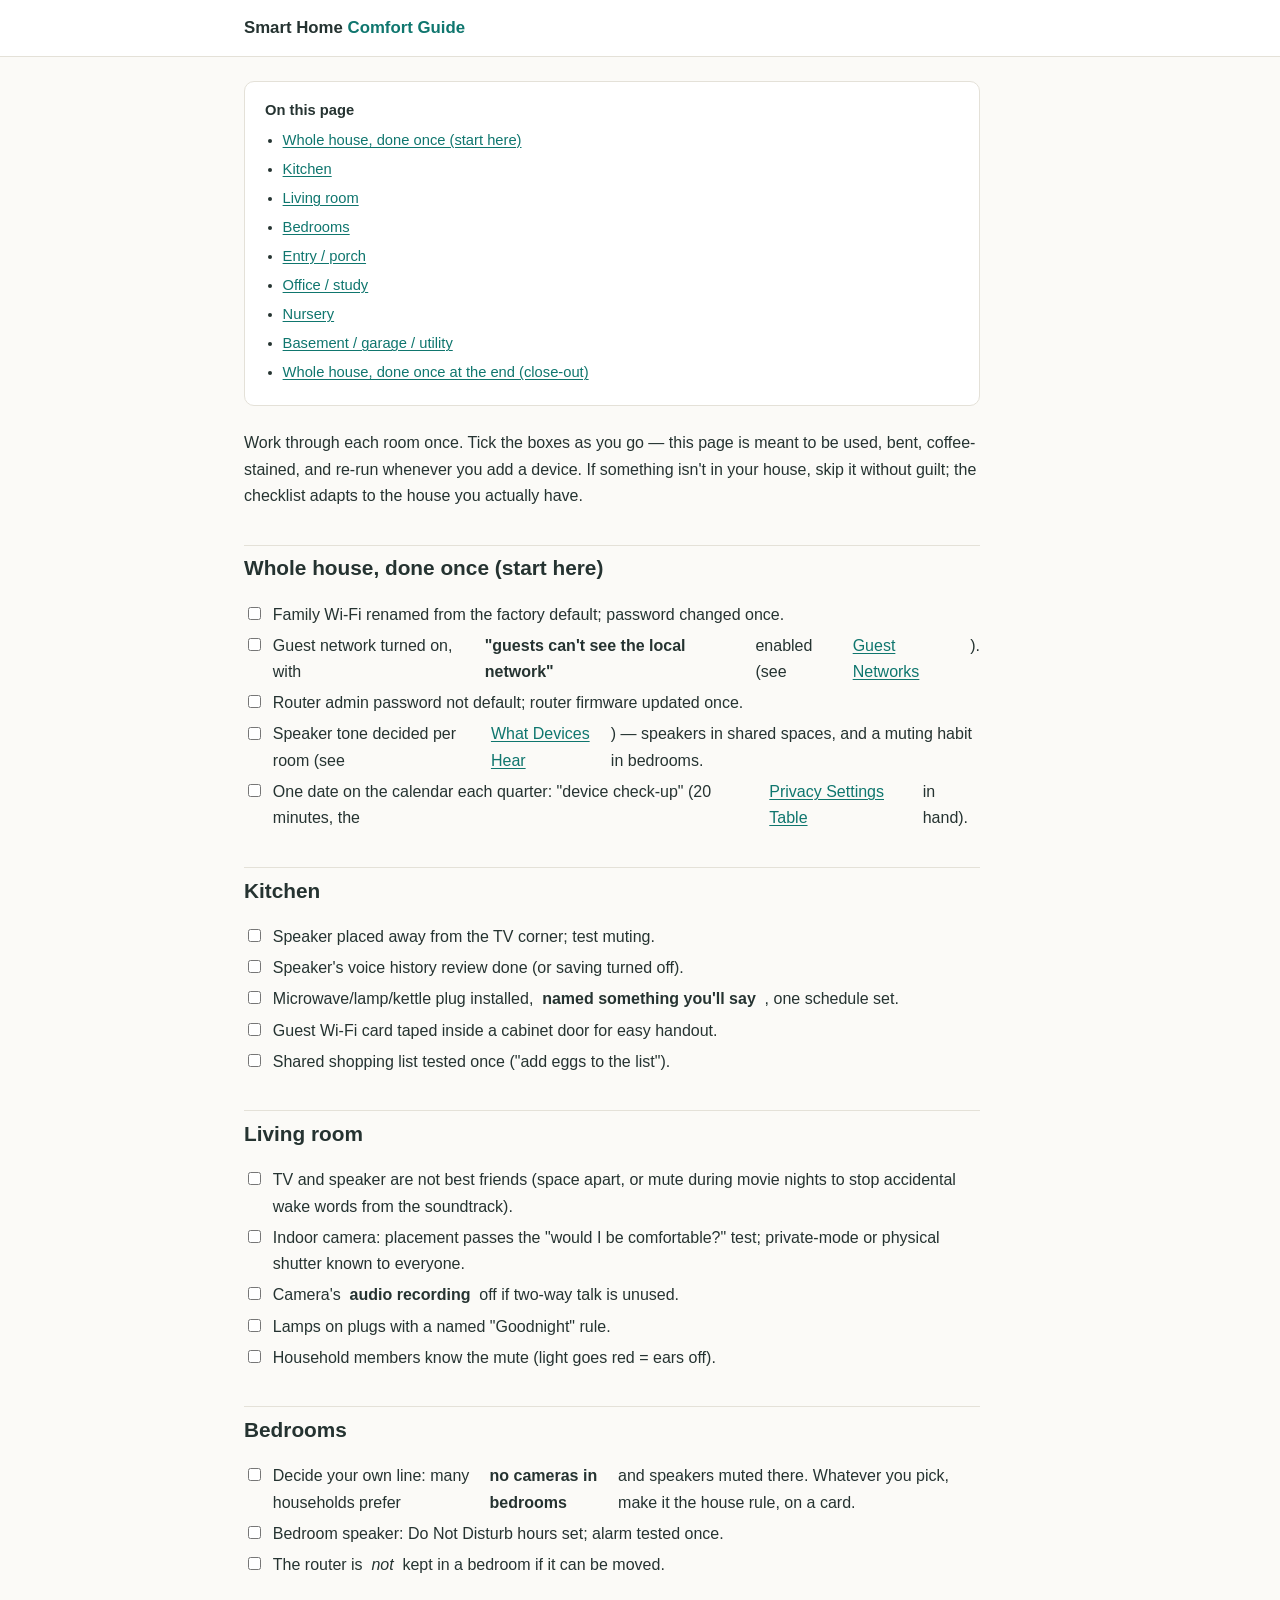
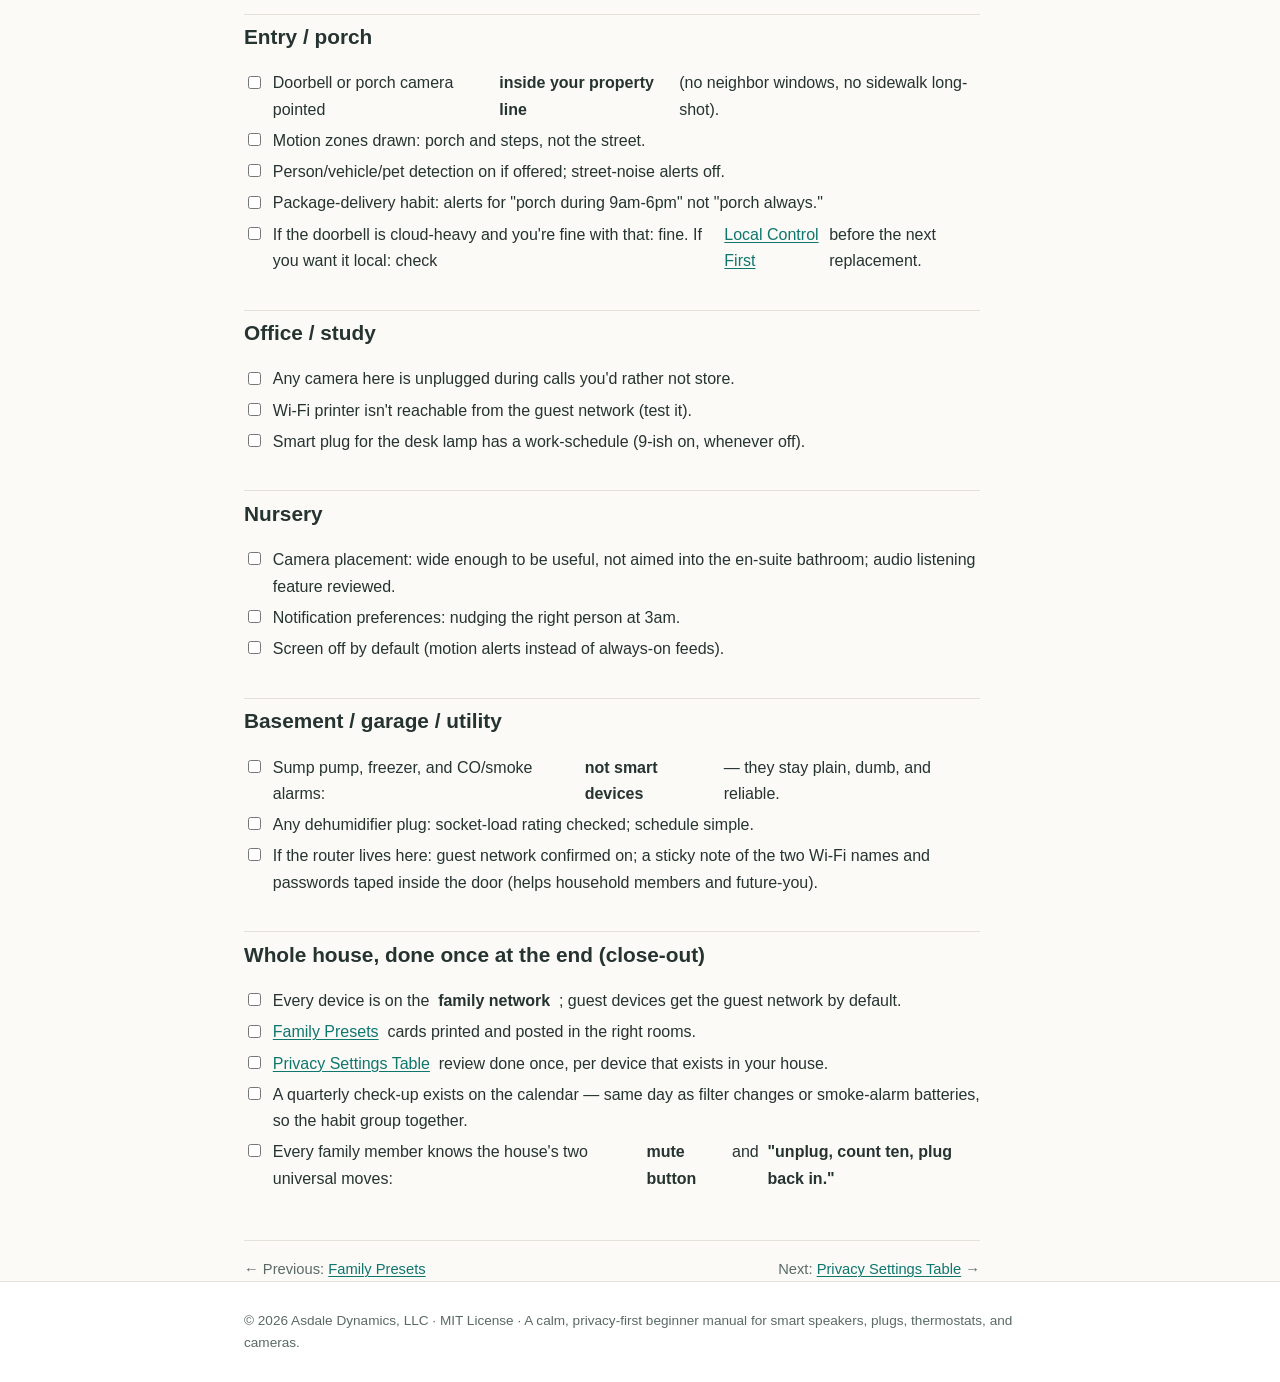
<file: site/11-room-by-room-checklist.html>
<!DOCTYPE html>
<html lang="en">
<head>
<meta charset="utf-8">
<meta name="viewport" content="width=device-width, initial-scale=1">
<meta name="description" content="Work through each room once. Tick the boxes as you go — this page is meant to be used, bent, coffee-stained, and re-run whenever you add a device. If something ">
<title>Room-by-Room Checklist — Smart Home Comfort Guide</title>
<link rel="stylesheet" href="style.css">
</head>
<body>
<header class="site"><div class="wrap">
<a class="site-title" href="index.html">Smart Home <span>Comfort Guide</span></a>
<span class="site-tagline">privacy-first, in plain English</span>
</div></header>
<main class="wrap">
<article>
<nav class="toc"><strong>On this page</strong><ul><li><a href="#whole-house-done-once-start-here">Whole house, done once (start here)</a></li><li><a href="#kitchen">Kitchen</a></li><li><a href="#living-room">Living room</a></li><li><a href="#bedrooms">Bedrooms</a></li><li><a href="#entry-porch">Entry / porch</a></li><li><a href="#office-study">Office / study</a></li><li><a href="#nursery">Nursery</a></li><li><a href="#basement-garage-utility">Basement / garage / utility</a></li><li><a href="#whole-house-done-once-at-the-end-close-out">Whole house, done once at the end (close-out)</a></li></ul></nav><p>Work through each room once. Tick the boxes as you go — this page is meant to be used, bent, coffee-stained, and re-run whenever you add a device. If something isn't in your house, skip it without guilt; the checklist adapts to the house you actually have.</p>
<h2 id="whole-house-done-once-start-here">Whole house, done once (start here)</h2>
<ul><li class="check"><label><input type="checkbox"> Family Wi-Fi renamed from the factory default; password changed once.</label></li><li class="check"><label><input type="checkbox"> Guest network turned on, with <strong>"guests can't see the local network"</strong> enabled (see <a href="08-guest-networks.html">Guest Networks</a>).</label></li><li class="check"><label><input type="checkbox"> Router admin password not default; router firmware updated once.</label></li><li class="check"><label><input type="checkbox"> Speaker tone decided per room (see <a href="02-what-devices-hear-and-send.html">What Devices Hear</a>) — speakers in shared spaces, and a muting habit in bedrooms.</label></li><li class="check"><label><input type="checkbox"> One date on the calendar each quarter: "device check-up" (20 minutes, the <a href="12-privacy-settings-table.html">Privacy Settings Table</a> in hand).</label></li></ul>
<h2 id="kitchen">Kitchen</h2>
<ul><li class="check"><label><input type="checkbox"> Speaker placed away from the TV corner; test muting.</label></li><li class="check"><label><input type="checkbox"> Speaker's voice history review done (or saving turned off).</label></li><li class="check"><label><input type="checkbox"> Microwave/lamp/kettle plug installed, <strong>named something you'll say</strong>, one schedule set.</label></li><li class="check"><label><input type="checkbox"> Guest Wi-Fi card taped inside a cabinet door for easy handout.</label></li><li class="check"><label><input type="checkbox"> Shared shopping list tested once ("add eggs to the list").</label></li></ul>
<h2 id="living-room">Living room</h2>
<ul><li class="check"><label><input type="checkbox"> TV and speaker are not best friends (space apart, or mute during movie nights to stop accidental wake words from the soundtrack).</label></li><li class="check"><label><input type="checkbox"> Indoor camera: placement passes the "would I be comfortable?" test; private-mode or physical shutter known to everyone.</label></li><li class="check"><label><input type="checkbox"> Camera's <strong>audio recording</strong> off if two-way talk is unused.</label></li><li class="check"><label><input type="checkbox"> Lamps on plugs with a named "Goodnight" rule.</label></li><li class="check"><label><input type="checkbox"> Household members know the mute (light goes red = ears off).</label></li></ul>
<h2 id="bedrooms">Bedrooms</h2>
<ul><li class="check"><label><input type="checkbox"> Decide your own line: many households prefer <strong>no cameras in bedrooms</strong> and speakers muted there. Whatever you pick, make it the house rule, on a card.</label></li><li class="check"><label><input type="checkbox"> Bedroom speaker: Do Not Disturb hours set; alarm tested once.</label></li><li class="check"><label><input type="checkbox"> The router is <em>not</em> kept in a bedroom if it can be moved.</label></li></ul>
<h2 id="entry-porch">Entry / porch</h2>
<ul><li class="check"><label><input type="checkbox"> Doorbell or porch camera pointed <strong>inside your property line</strong> (no neighbor windows, no sidewalk long-shot).</label></li><li class="check"><label><input type="checkbox"> Motion zones drawn: porch and steps, not the street.</label></li><li class="check"><label><input type="checkbox"> Person/vehicle/pet detection on if offered; street-noise alerts off.</label></li><li class="check"><label><input type="checkbox"> Package-delivery habit: alerts for "porch during 9am-6pm" not "porch always."</label></li><li class="check"><label><input type="checkbox"> If the doorbell is cloud-heavy and you're fine with that: fine. If you want it local: check <a href="07-local-control-first.html">Local Control First</a> before the next replacement.</label></li></ul>
<h2 id="office-study">Office / study</h2>
<ul><li class="check"><label><input type="checkbox"> Any camera here is unplugged during calls you'd rather not store.</label></li><li class="check"><label><input type="checkbox"> Wi-Fi printer isn't reachable from the guest network (test it).</label></li><li class="check"><label><input type="checkbox"> Smart plug for the desk lamp has a work-schedule (9-ish on, whenever off).</label></li></ul>
<h2 id="nursery">Nursery</h2>
<ul><li class="check"><label><input type="checkbox"> Camera placement: wide enough to be useful, not aimed into the en-suite bathroom; audio listening feature reviewed.</label></li><li class="check"><label><input type="checkbox"> Notification preferences: nudging the right person at 3am.</label></li><li class="check"><label><input type="checkbox"> Screen off by default (motion alerts instead of always-on feeds).</label></li></ul>
<h2 id="basement-garage-utility">Basement / garage / utility</h2>
<ul><li class="check"><label><input type="checkbox"> Sump pump, freezer, and CO/smoke alarms: <strong>not smart devices</strong> — they stay plain, dumb, and reliable.</label></li><li class="check"><label><input type="checkbox"> Any dehumidifier plug: socket-load rating checked; schedule simple.</label></li><li class="check"><label><input type="checkbox"> If the router lives here: guest network confirmed on; a sticky note of the two Wi-Fi names and passwords taped inside the door (helps household members and future-you).</label></li></ul>
<h2 id="whole-house-done-once-at-the-end-close-out">Whole house, done once at the end (close-out)</h2>
<ul><li class="check"><label><input type="checkbox"> Every device is on the <strong>family network</strong>; guest devices get the guest network by default.</label></li><li class="check"><label><input type="checkbox"> <a href="10-family-presets.html">Family Presets</a> cards printed and posted in the right rooms.</label></li><li class="check"><label><input type="checkbox"> <a href="12-privacy-settings-table.html">Privacy Settings Table</a> review done once, per device that exists in your house.</label></li><li class="check"><label><input type="checkbox"> A quarterly check-up exists on the calendar — same day as filter changes or smoke-alarm batteries, so the habit group together.</label></li><li class="check"><label><input type="checkbox"> Every family member knows the house's two universal moves: <strong>mute button</strong> and <strong>"unplug, count ten, plug back in."</strong></label></li></ul><nav class="pager"><span>← Previous: <a href="10-family-presets.html">Family Presets</a></span><span>Next: <a href="12-privacy-settings-table.html">Privacy Settings Table</a> →</span></nav>
</article>
</main>
<footer class="site"><div class="wrap">
<p>© 2026 Asdale Dynamics, LLC · MIT License · A calm, privacy-first beginner manual for smart speakers, plugs, thermostats, and cameras.</p>
</div></footer>
</body>
</html>
</file>
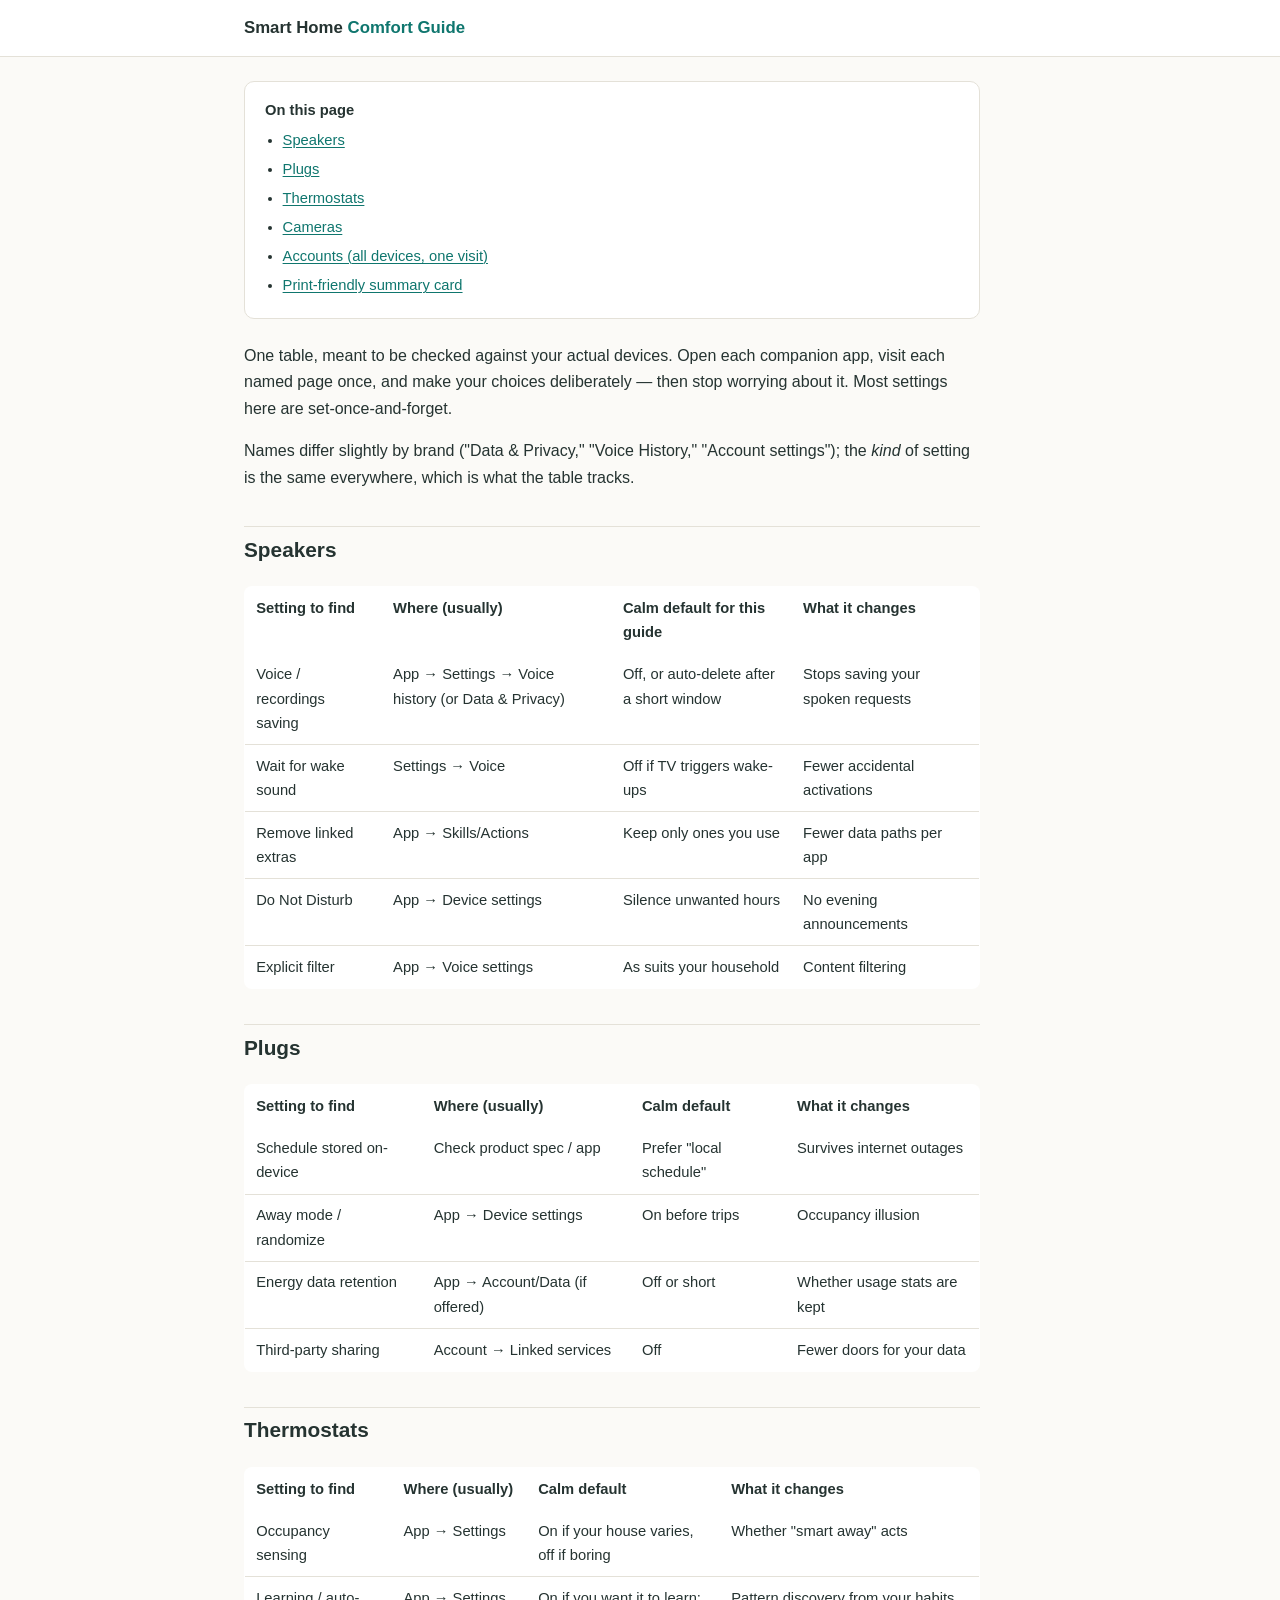
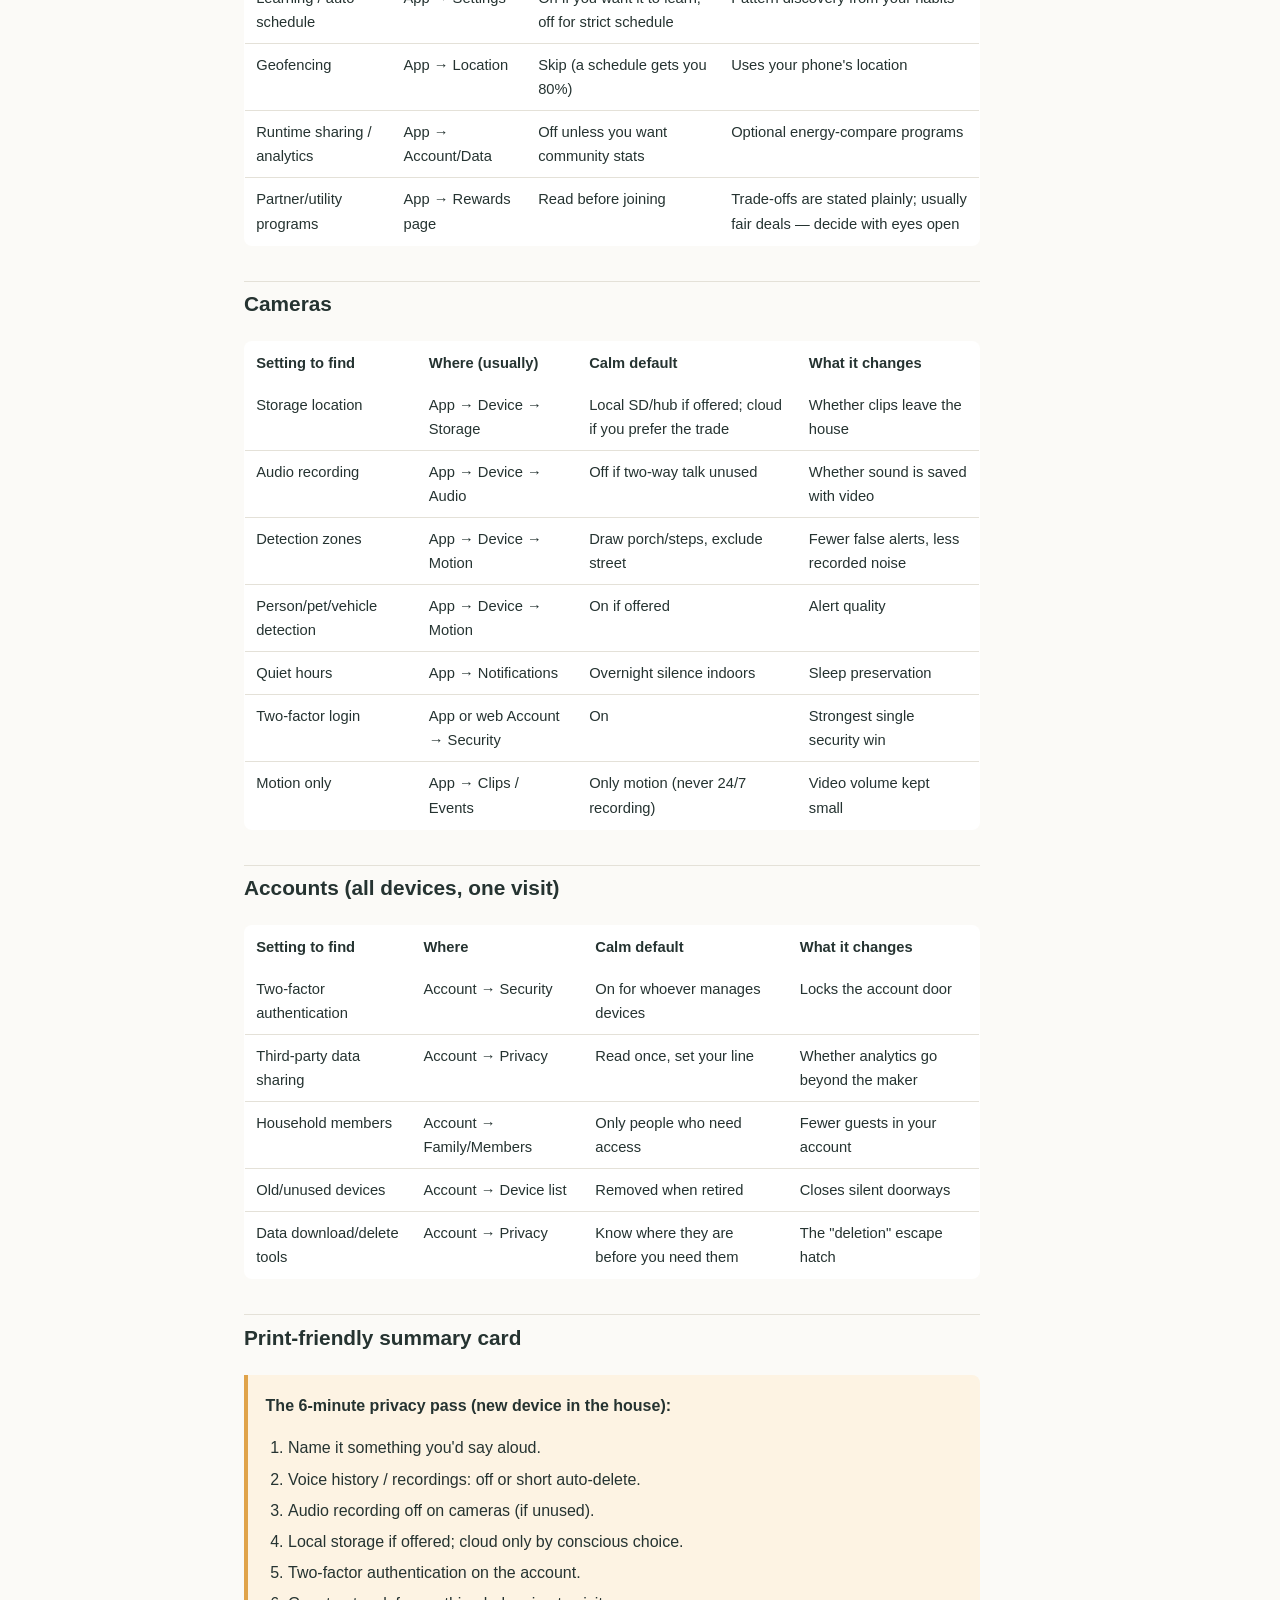
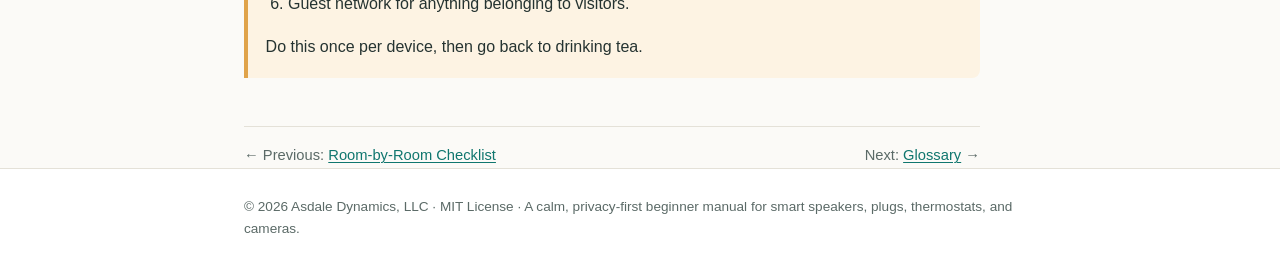
<file: site/12-privacy-settings-table.html>
<!DOCTYPE html>
<html lang="en">
<head>
<meta charset="utf-8">
<meta name="viewport" content="width=device-width, initial-scale=1">
<meta name="description" content="One table, meant to be checked against your actual devices. Open each companion app, visit each named page once, and make your choices deliberately — then stop ">
<title>Privacy Settings Table — Smart Home Comfort Guide</title>
<link rel="stylesheet" href="style.css">
</head>
<body>
<header class="site"><div class="wrap">
<a class="site-title" href="index.html">Smart Home <span>Comfort Guide</span></a>
<span class="site-tagline">privacy-first, in plain English</span>
</div></header>
<main class="wrap">
<article>
<nav class="toc"><strong>On this page</strong><ul><li><a href="#speakers">Speakers</a></li><li><a href="#plugs">Plugs</a></li><li><a href="#thermostats">Thermostats</a></li><li><a href="#cameras">Cameras</a></li><li><a href="#accounts-all-devices-one-visit">Accounts (all devices, one visit)</a></li><li><a href="#print-friendly-summary-card">Print-friendly summary card</a></li></ul></nav><p>One table, meant to be checked against your actual devices. Open each companion app, visit each named page once, and make your choices deliberately — then stop worrying about it. Most settings here are set-once-and-forget.</p>
<p>Names differ slightly by brand ("Data &amp; Privacy," "Voice History," "Account settings"); the <em>kind</em> of setting is the same everywhere, which is what the table tracks.</p>
<h2 id="speakers">Speakers</h2>
<table><thead><tr><th>Setting to find</th><th>Where (usually)</th><th>Calm default for this guide</th><th>What it changes</th></tr></thead><tbody><tr><td>Voice / recordings saving</td><td>App → Settings → Voice history (or Data &amp; Privacy)</td><td>Off, or auto-delete after a short window</td><td>Stops saving your spoken requests</td></tr><tr><td>Wait for wake sound</td><td>Settings → Voice</td><td>Off if TV triggers wake-ups</td><td>Fewer accidental activations</td></tr><tr><td>Remove linked extras</td><td>App → Skills/Actions</td><td>Keep only ones you use</td><td>Fewer data paths per app</td></tr><tr><td>Do Not Disturb</td><td>App → Device settings</td><td>Silence unwanted hours</td><td>No evening announcements</td></tr><tr><td>Explicit filter</td><td>App → Voice settings</td><td>As suits your household</td><td>Content filtering</td></tr></tbody></table>
<h2 id="plugs">Plugs</h2>
<table><thead><tr><th>Setting to find</th><th>Where (usually)</th><th>Calm default</th><th>What it changes</th></tr></thead><tbody><tr><td>Schedule stored on-device</td><td>Check product spec / app</td><td>Prefer "local schedule"</td><td>Survives internet outages</td></tr><tr><td>Away mode / randomize</td><td>App → Device settings</td><td>On before trips</td><td>Occupancy illusion</td></tr><tr><td>Energy data retention</td><td>App → Account/Data (if offered)</td><td>Off or short</td><td>Whether usage stats are kept</td></tr><tr><td>Third-party sharing</td><td>Account → Linked services</td><td>Off</td><td>Fewer doors for your data</td></tr></tbody></table>
<h2 id="thermostats">Thermostats</h2>
<table><thead><tr><th>Setting to find</th><th>Where (usually)</th><th>Calm default</th><th>What it changes</th></tr></thead><tbody><tr><td>Occupancy sensing</td><td>App → Settings</td><td>On if your house varies, off if boring</td><td>Whether "smart away" acts</td></tr><tr><td>Learning / auto-schedule</td><td>App → Settings</td><td>On if you want it to learn; off for strict schedule</td><td>Pattern discovery from your habits</td></tr><tr><td>Geofencing</td><td>App → Location</td><td>Skip (a schedule gets you 80%)</td><td>Uses your phone's location</td></tr><tr><td>Runtime sharing / analytics</td><td>App → Account/Data</td><td>Off unless you want community stats</td><td>Optional energy-compare programs</td></tr><tr><td>Partner/utility programs</td><td>App → Rewards page</td><td>Read before joining</td><td>Trade-offs are stated plainly; usually fair deals — decide with eyes open</td></tr></tbody></table>
<h2 id="cameras">Cameras</h2>
<table><thead><tr><th>Setting to find</th><th>Where (usually)</th><th>Calm default</th><th>What it changes</th></tr></thead><tbody><tr><td>Storage location</td><td>App → Device → Storage</td><td>Local SD/hub if offered; cloud if you prefer the trade</td><td>Whether clips leave the house</td></tr><tr><td>Audio recording</td><td>App → Device → Audio</td><td>Off if two-way talk unused</td><td>Whether sound is saved with video</td></tr><tr><td>Detection zones</td><td>App → Device → Motion</td><td>Draw porch/steps, exclude street</td><td>Fewer false alerts, less recorded noise</td></tr><tr><td>Person/pet/vehicle detection</td><td>App → Device → Motion</td><td>On if offered</td><td>Alert quality</td></tr><tr><td>Quiet hours</td><td>App → Notifications</td><td>Overnight silence indoors</td><td>Sleep preservation</td></tr><tr><td>Two-factor login</td><td>App or web Account → Security</td><td>On</td><td>Strongest single security win</td></tr><tr><td>Motion only</td><td>App → Clips / Events</td><td>Only motion (never 24/7 recording)</td><td>Video volume kept small</td></tr></tbody></table>
<h2 id="accounts-all-devices-one-visit">Accounts (all devices, one visit)</h2>
<table><thead><tr><th>Setting to find</th><th>Where</th><th>Calm default</th><th>What it changes</th></tr></thead><tbody><tr><td>Two-factor authentication</td><td>Account → Security</td><td>On for whoever manages devices</td><td>Locks the account door</td></tr><tr><td>Third-party data sharing</td><td>Account → Privacy</td><td>Read once, set your line</td><td>Whether analytics go beyond the maker</td></tr><tr><td>Household members</td><td>Account → Family/Members</td><td>Only people who need access</td><td>Fewer guests in your account</td></tr><tr><td>Old/unused devices</td><td>Account → Device list</td><td>Removed when retired</td><td>Closes silent doorways</td></tr><tr><td>Data download/delete tools</td><td>Account → Privacy</td><td>Know where they are before you need them</td><td>The "deletion" escape hatch</td></tr></tbody></table>
<h2 id="print-friendly-summary-card">Print-friendly summary card</h2>
<blockquote><p><strong>The 6-minute privacy pass (new device in the house):</strong></p>
<ol><li>Name it something you'd say aloud.</li><li>Voice history / recordings: off or short auto-delete.</li><li>Audio recording off on cameras (if unused).</li><li>Local storage if offered; cloud only by conscious choice.</li><li>Two-factor authentication on the account.</li><li>Guest network for anything belonging to visitors.</li></ol>
<p>Do this once per device, then go back to drinking tea.</p></blockquote><nav class="pager"><span>← Previous: <a href="11-room-by-room-checklist.html">Room-by-Room Checklist</a></span><span>Next: <a href="13-glossary.html">Glossary</a> →</span></nav>
</article>
</main>
<footer class="site"><div class="wrap">
<p>© 2026 Asdale Dynamics, LLC · MIT License · A calm, privacy-first beginner manual for smart speakers, plugs, thermostats, and cameras.</p>
</div></footer>
</body>
</html>
</file>
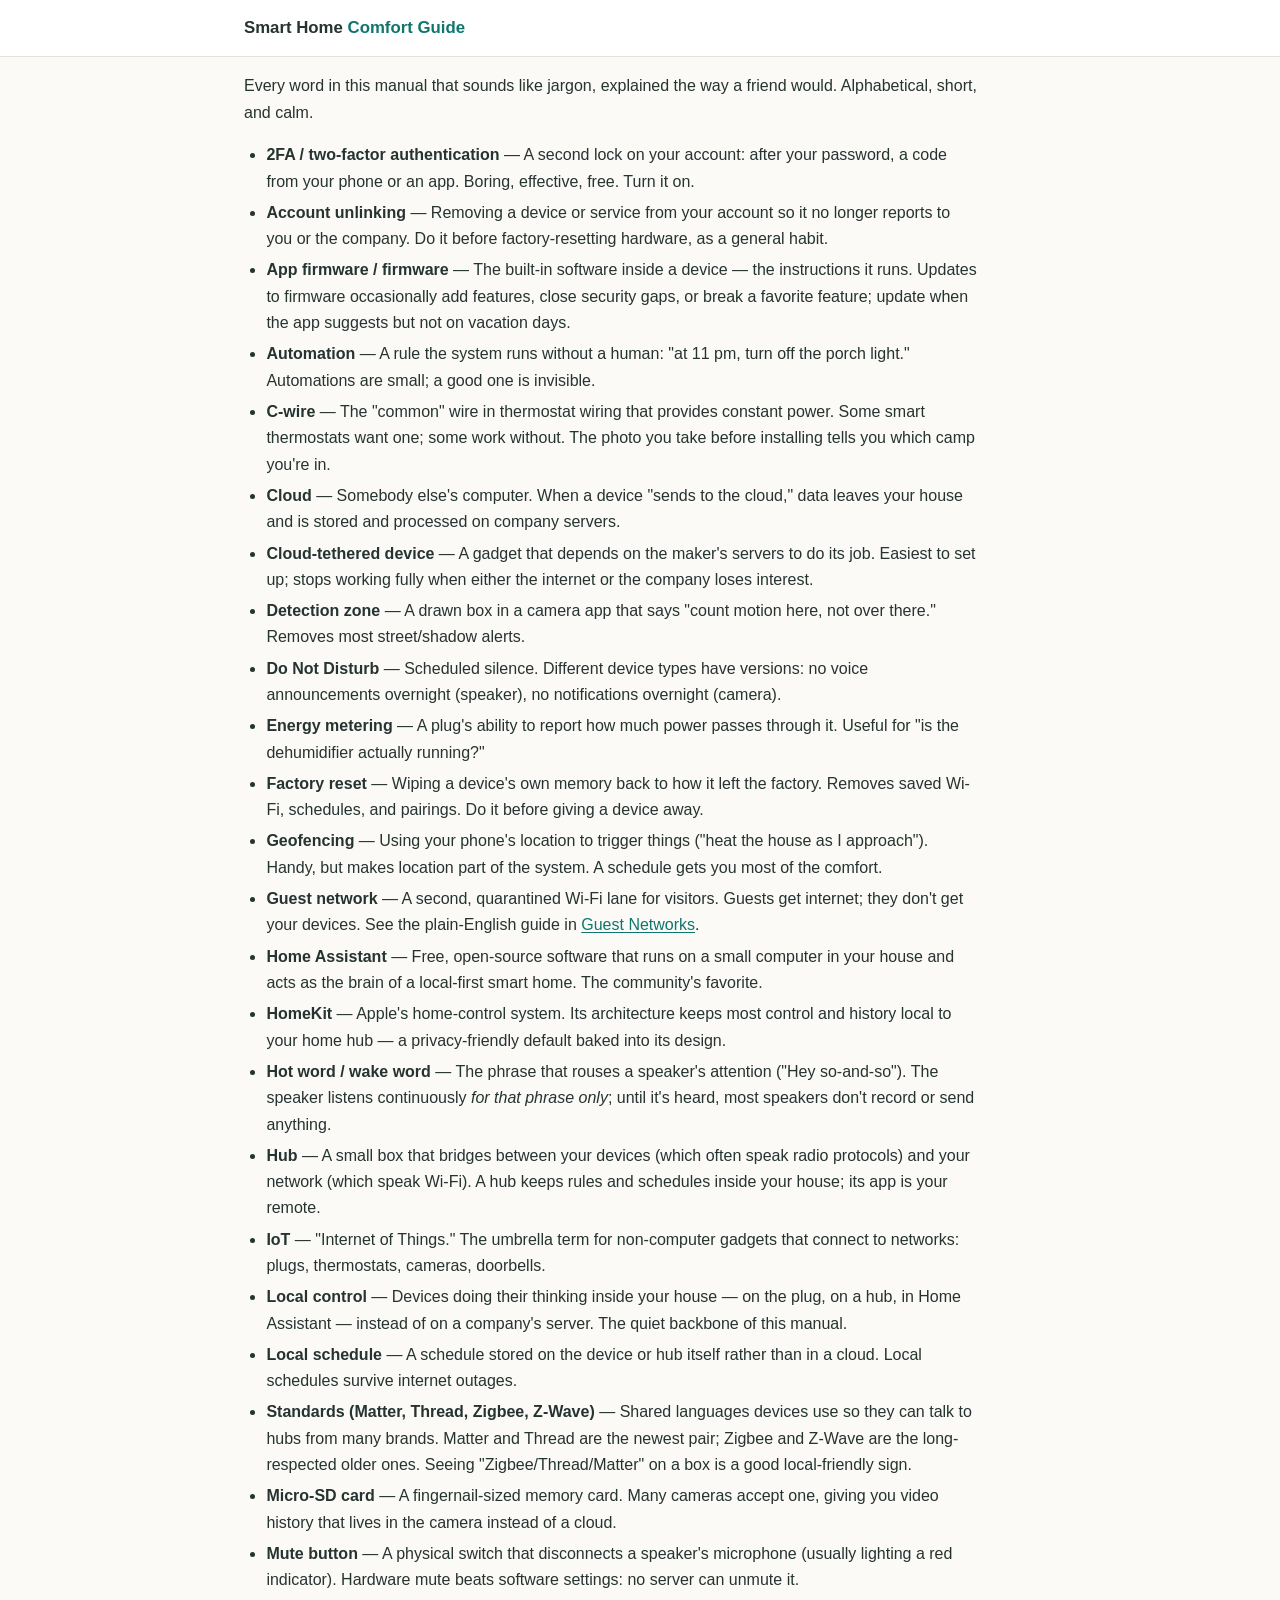
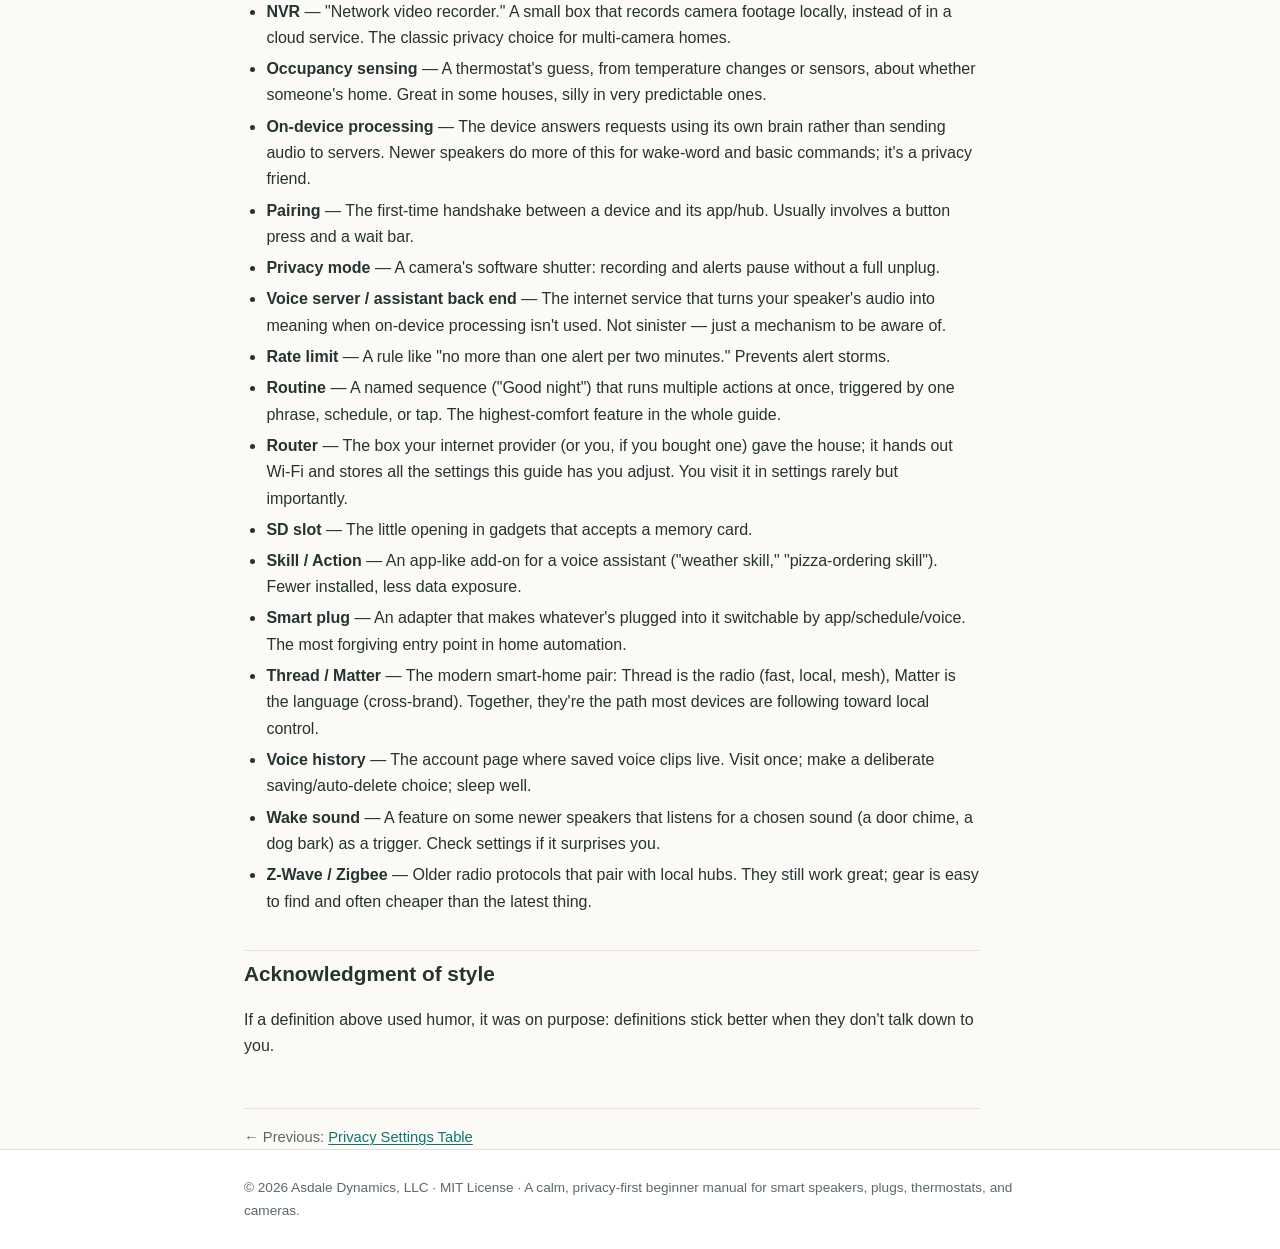
<file: site/13-glossary.html>
<!DOCTYPE html>
<html lang="en">
<head>
<meta charset="utf-8">
<meta name="viewport" content="width=device-width, initial-scale=1">
<meta name="description" content="Every word in this manual that sounds like jargon, explained the way a friend would. Alphabetical, short, and calm.">
<title>Glossary — Smart Home Comfort Guide</title>
<link rel="stylesheet" href="style.css">
</head>
<body>
<header class="site"><div class="wrap">
<a class="site-title" href="index.html">Smart Home <span>Comfort Guide</span></a>
<span class="site-tagline">privacy-first, in plain English</span>
</div></header>
<main class="wrap">
<article>
<p>Every word in this manual that sounds like jargon, explained the way a friend would. Alphabetical, short, and calm.</p>
<ul><li><strong>2FA / two-factor authentication</strong> — A second lock on your account: after your password, a code from your phone or an app. Boring, effective, free. Turn it on.</li><li><strong>Account unlinking</strong> — Removing a device or service from your account so it no longer reports to you or the company. Do it before factory-resetting hardware, as a general habit.</li><li><strong>App firmware / firmware</strong> — The built-in software inside a device — the instructions it runs. Updates to firmware occasionally add features, close security gaps, or break a favorite feature; update when the app suggests but not on vacation days.</li><li><strong>Automation</strong> — A rule the system runs without a human: "at 11 pm, turn off the porch light." Automations are small; a good one is invisible.</li><li><strong>C-wire</strong> — The "common" wire in thermostat wiring that provides constant power. Some smart thermostats want one; some work without. The photo you take before installing tells you which camp you're in.</li><li><strong>Cloud</strong> — Somebody else's computer. When a device "sends to the cloud," data leaves your house and is stored and processed on company servers.</li><li><strong>Cloud-tethered device</strong> — A gadget that depends on the maker's servers to do its job. Easiest to set up; stops working fully when either the internet or the company loses interest.</li><li><strong>Detection zone</strong> — A drawn box in a camera app that says "count motion here, not over there." Removes most street/shadow alerts.</li><li><strong>Do Not Disturb</strong> — Scheduled silence. Different device types have versions: no voice announcements overnight (speaker), no notifications overnight (camera).</li><li><strong>Energy metering</strong> — A plug's ability to report how much power passes through it. Useful for "is the dehumidifier actually running?"</li><li><strong>Factory reset</strong> — Wiping a device's own memory back to how it left the factory. Removes saved Wi-Fi, schedules, and pairings. Do it before giving a device away.</li><li><strong>Geofencing</strong> — Using your phone's location to trigger things ("heat the house as I approach"). Handy, but makes location part of the system. A schedule gets you most of the comfort.</li><li><strong>Guest network</strong> — A second, quarantined Wi-Fi lane for visitors. Guests get internet; they don't get your devices. See the plain-English guide in <a href="08-guest-networks.html">Guest Networks</a>.</li><li><strong>Home Assistant</strong> — Free, open-source software that runs on a small computer in your house and acts as the brain of a local-first smart home. The community's favorite.</li><li><strong>HomeKit</strong> — Apple's home-control system. Its architecture keeps most control and history local to your home hub — a privacy-friendly default baked into its design.</li><li><strong>Hot word / wake word</strong> — The phrase that rouses a speaker's attention ("Hey so-and-so"). The speaker listens continuously <em>for that phrase only</em>; until it's heard, most speakers don't record or send anything.</li><li><strong>Hub</strong> — A small box that bridges between your devices (which often speak radio protocols) and your network (which speak Wi-Fi). A hub keeps rules and schedules inside your house; its app is your remote.</li><li><strong>IoT</strong> — "Internet of Things." The umbrella term for non-computer gadgets that connect to networks: plugs, thermostats, cameras, doorbells.</li><li><strong>Local control</strong> — Devices doing their thinking inside your house — on the plug, on a hub, in Home Assistant — instead of on a company's server. The quiet backbone of this manual.</li><li><strong>Local schedule</strong> — A schedule stored on the device or hub itself rather than in a cloud. Local schedules survive internet outages.</li><li><strong>Standards (Matter, Thread, Zigbee, Z-Wave)</strong> — Shared languages devices use so they can talk to hubs from many brands. Matter and Thread are the newest pair; Zigbee and Z-Wave are the long-respected older ones. Seeing "Zigbee/Thread/Matter" on a box is a good local-friendly sign.</li><li><strong>Micro-SD card</strong> — A fingernail-sized memory card. Many cameras accept one, giving you video history that lives in the camera instead of a cloud.</li><li><strong>Mute button</strong> — A physical switch that disconnects a speaker's microphone (usually lighting a red indicator). Hardware mute beats software settings: no server can unmute it.</li><li><strong>NVR</strong> — "Network video recorder." A small box that records camera footage locally, instead of in a cloud service. The classic privacy choice for multi-camera homes.</li><li><strong>Occupancy sensing</strong> — A thermostat's guess, from temperature changes or sensors, about whether someone's home. Great in some houses, silly in very predictable ones.</li><li><strong>On-device processing</strong> — The device answers requests using its own brain rather than sending audio to servers. Newer speakers do more of this for wake-word and basic commands; it's a privacy friend.</li><li><strong>Pairing</strong> — The first-time handshake between a device and its app/hub. Usually involves a button press and a wait bar.</li><li><strong>Privacy mode</strong> — A camera's software shutter: recording and alerts pause without a full unplug.</li><li><strong>Voice server / assistant back end</strong> — The internet service that turns your speaker's audio into meaning when on-device processing isn't used. Not sinister — just a mechanism to be aware of.</li><li><strong>Rate limit</strong> — A rule like "no more than one alert per two minutes." Prevents alert storms.</li><li><strong>Routine</strong> — A named sequence ("Good night") that runs multiple actions at once, triggered by one phrase, schedule, or tap. The highest-comfort feature in the whole guide.</li><li><strong>Router</strong> — The box your internet provider (or you, if you bought one) gave the house; it hands out Wi-Fi and stores all the settings this guide has you adjust. You visit it in settings rarely but importantly.</li><li><strong>SD slot</strong> — The little opening in gadgets that accepts a memory card.</li><li><strong>Skill / Action</strong> — An app-like add-on for a voice assistant ("weather skill," "pizza-ordering skill"). Fewer installed, less data exposure.</li><li><strong>Smart plug</strong> — An adapter that makes whatever's plugged into it switchable by app/schedule/voice. The most forgiving entry point in home automation.</li><li><strong>Thread / Matter</strong> — The modern smart-home pair: Thread is the radio (fast, local, mesh), Matter is the language (cross-brand). Together, they're the path most devices are following toward local control.</li><li><strong>Voice history</strong> — The account page where saved voice clips live. Visit once; make a deliberate saving/auto-delete choice; sleep well.</li><li><strong>Wake sound</strong> — A feature on some newer speakers that listens for a chosen sound (a door chime, a dog bark) as a trigger. Check settings if it surprises you.</li><li><strong>Z-Wave / Zigbee</strong> — Older radio protocols that pair with local hubs. They still work great; gear is easy to find and often cheaper than the latest thing.</li></ul>
<h2 id="acknowledgment-of-style">Acknowledgment of style</h2>
<p>If a definition above used humor, it was on purpose: definitions stick better when they don't talk down to you.</p><nav class="pager"><span>← Previous: <a href="12-privacy-settings-table.html">Privacy Settings Table</a></span></nav>
</article>
</main>
<footer class="site"><div class="wrap">
<p>© 2026 Asdale Dynamics, LLC · MIT License · A calm, privacy-first beginner manual for smart speakers, plugs, thermostats, and cameras.</p>
</div></footer>
</body>
</html>
</file>
<file: site/style.css>
:root{--ink:#253331;--muted:#5b6a67;--bg:#fbfaf7;--card:#ffffff;--accent:#0f766e;--accent-soft:#e3f0ee;--line:#e4e1d8;--warn-bg:#fdf3e3;--code-bg:#f2f1ec}
*{box-sizing:border-box}html{scroll-behavior:smooth}
body{margin:0;background:var(--bg);color:var(--ink);font:16px/1.65 -apple-system,BlinkMacSystemFont,"Segoe UI",Roboto,Helvetica,Arial,sans-serif}
a{color:var(--accent);text-decoration-thickness:1px;text-underline-offset:2px}a:hover{color:#0b5d57}
.wrap{max-width:52rem;margin:0 auto;padding:0 1.25rem}
header.site{background:var(--card);border-bottom:1px solid var(--line);padding:.9rem 0}
header.site .wrap{display:flex;align-items:baseline;justify-content:space-between;gap:1rem;flex-wrap:wrap}
.site-title{font-weight:700;font-size:1.05rem;color:var(--ink);text-decoration:none}
.site-title span{color:var(--accent)}
.site-tagline{color:var(--muted);font-size:.85rem;display:none}
main{padding:2.25rem 0 3rem}article{max-width:46rem}
h1{font-size:1.9rem;line-height:1.25;margin:0 0 1rem}
.lede{font-size:1.08rem;color:var(--muted)}
h2{font-size:1.3rem;margin:2.2rem 0 .7rem;padding-top:.35rem;border-top:1px solid var(--line)}
h3{font-size:1.08rem;margin:1.6rem 0 .5rem}
table{width:100%;border-collapse:collapse;margin:1.2rem 0;font-size:.92rem;background:var(--card);border:1px solid var(--line);border-radius:8px;overflow:hidden}
th,td{text-align:left;padding:.55rem .7rem;border-bottom:1px solid var(--line);vertical-align:top}
tr:last-child td,tr:last-child th{border-bottom:none}
blockquote{margin:1.2rem 0;padding:.8rem 1.1rem;background:var(--warn-bg);border-left:4px solid #e0a34a;border-radius:0 8px 8px 0}
blockquote p{margin:.35rem 0}
code{background:var(--code-bg);padding:.1rem .35rem;border-radius:4px;font-size:.9em;font-family:ui-monospace,SFMono-Regular,Menlo,Consolas,monospace}
pre{background:var(--code-bg);border:1px solid var(--line);border-radius:8px;padding:.9rem 1rem;overflow-x:auto}pre code{background:none;padding:0}
ul,ol{padding-left:1.4rem}li{margin:.3rem 0}
li.check{list-style:none;margin-left:-1.4rem}
li.check label{display:flex;gap:.55rem;align-items:flex-start}
li.check input{margin-top:.32rem}
hr{border:none;border-top:1px solid var(--line);margin:2rem 0}
.pager{display:flex;justify-content:space-between;gap:1rem;margin-top:3rem;padding-top:1rem;border-top:1px solid var(--line);font-size:.92rem}
.pager span{color:var(--muted)}
footer.site{border-top:1px solid var(--line);background:var(--card);color:var(--muted);font-size:.85rem;padding:1.4rem 0}
footer.site p{margin:.3rem 0}
.btn{display:inline-block;background:var(--accent);color:#fff;border-radius:8px;padding:.55rem 1.1rem;text-decoration:none;font-weight:600}.btn:hover{background:#0b5d57;color:#fff}
.btn.ghost{background:transparent;color:var(--accent);border:1px solid var(--accent)}
.cards{display:grid;grid-template-columns:repeat(auto-fill,minmax(15rem,1fr));gap:1rem;margin:1.5rem 0}
.cards .card{background:var(--card);border:1px solid var(--line);border-radius:10px;padding:1rem;display:block;text-decoration:none;color:var(--ink)}
.cards .card:hover{border-color:var(--accent)}
.cards .card b{color:var(--accent)}
.cards .card p{margin:.35rem 0 0;font-size:.88rem;color:var(--muted)}
.toc{background:var(--card);border:1px solid var(--line);border-radius:10px;padding:1rem 1.25rem;margin:1.5rem 0;font-size:.92rem}
.toc ul{margin:.3rem 0;padding-left:1.1rem}
.hero{background:var(--card);border:1px solid var(--line);border-radius:14px;padding:1.75rem 1.5rem;margin-bottom:2rem}
.hero h1{margin-bottom:.5rem}
.hero .btns{display:flex;gap:.7rem;flex-wrap:wrap;margin-top:1.1rem}
.credit{color:var(--muted)}
@media print{header.site,footer.site,.pager,.toc{display:none}body{background:#fff}a{color:inherit}"
::-webkit-scrollbar{height:8px}
</file>
